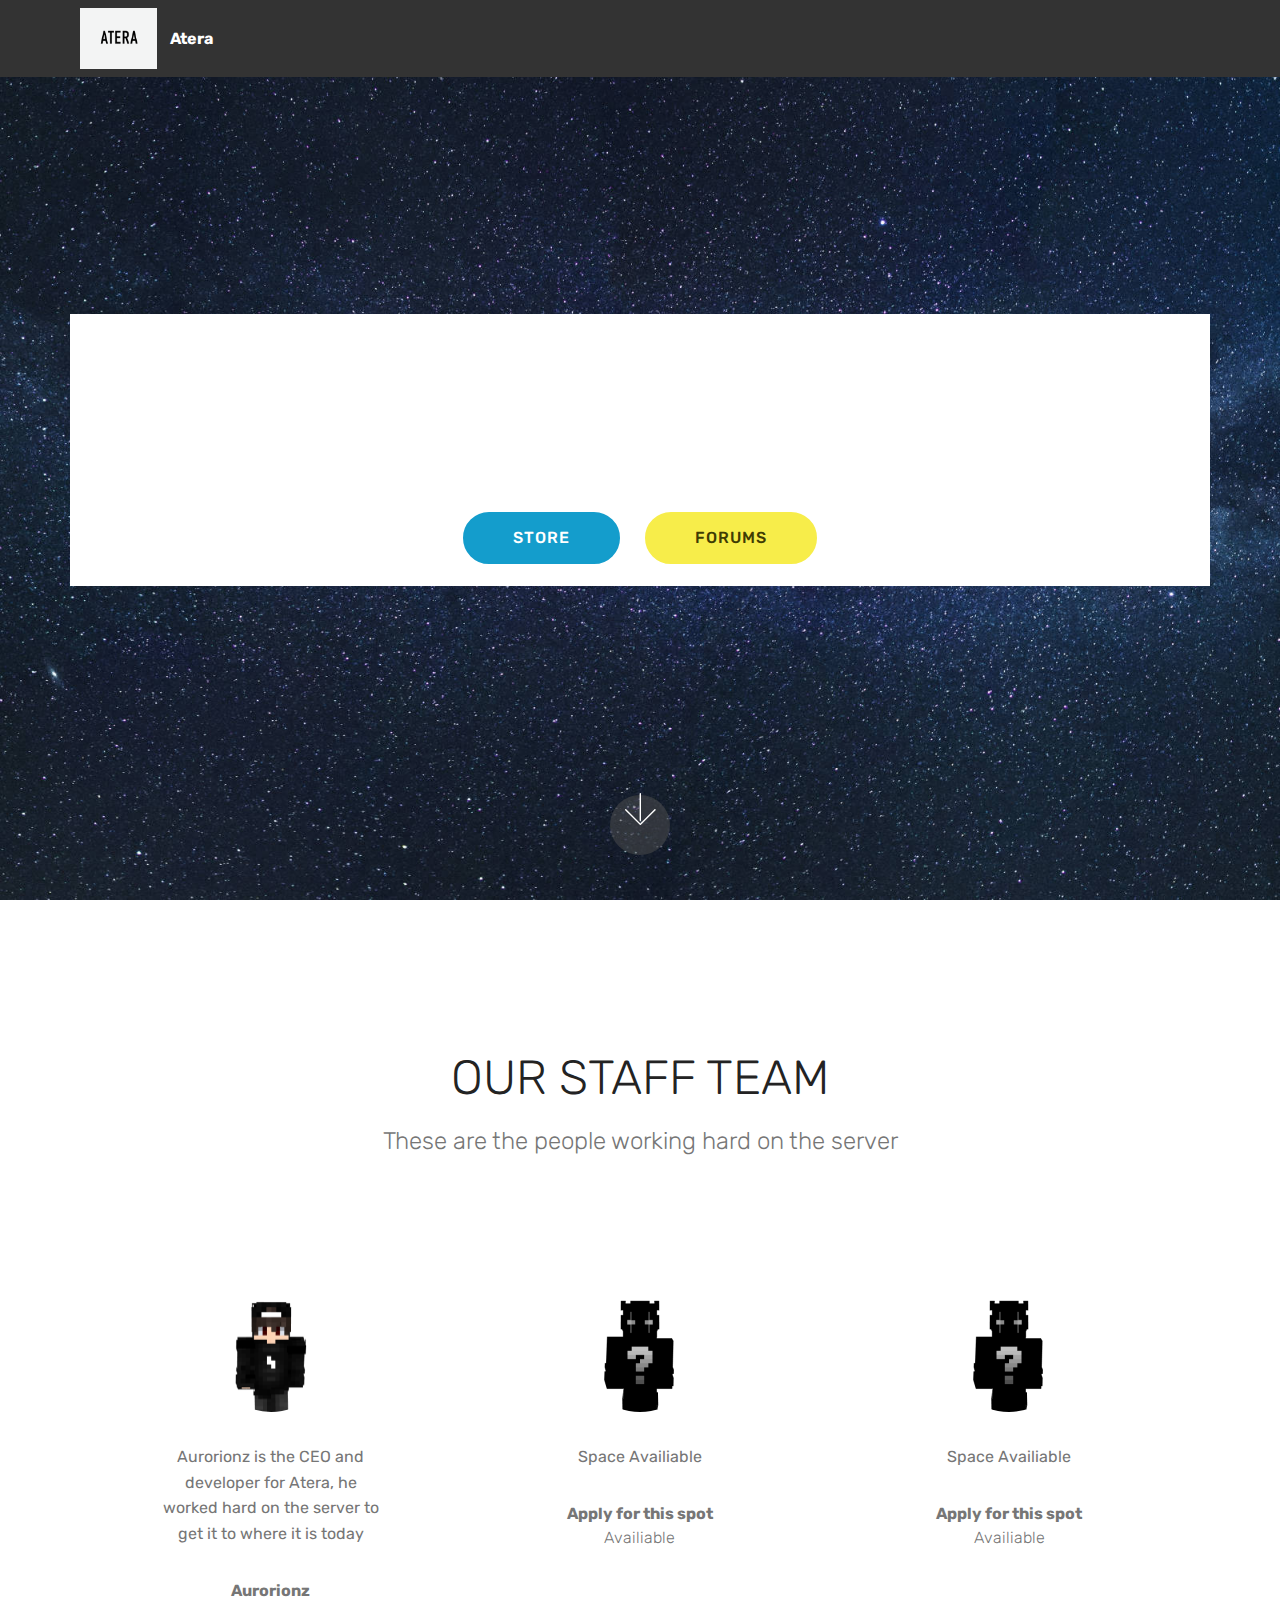
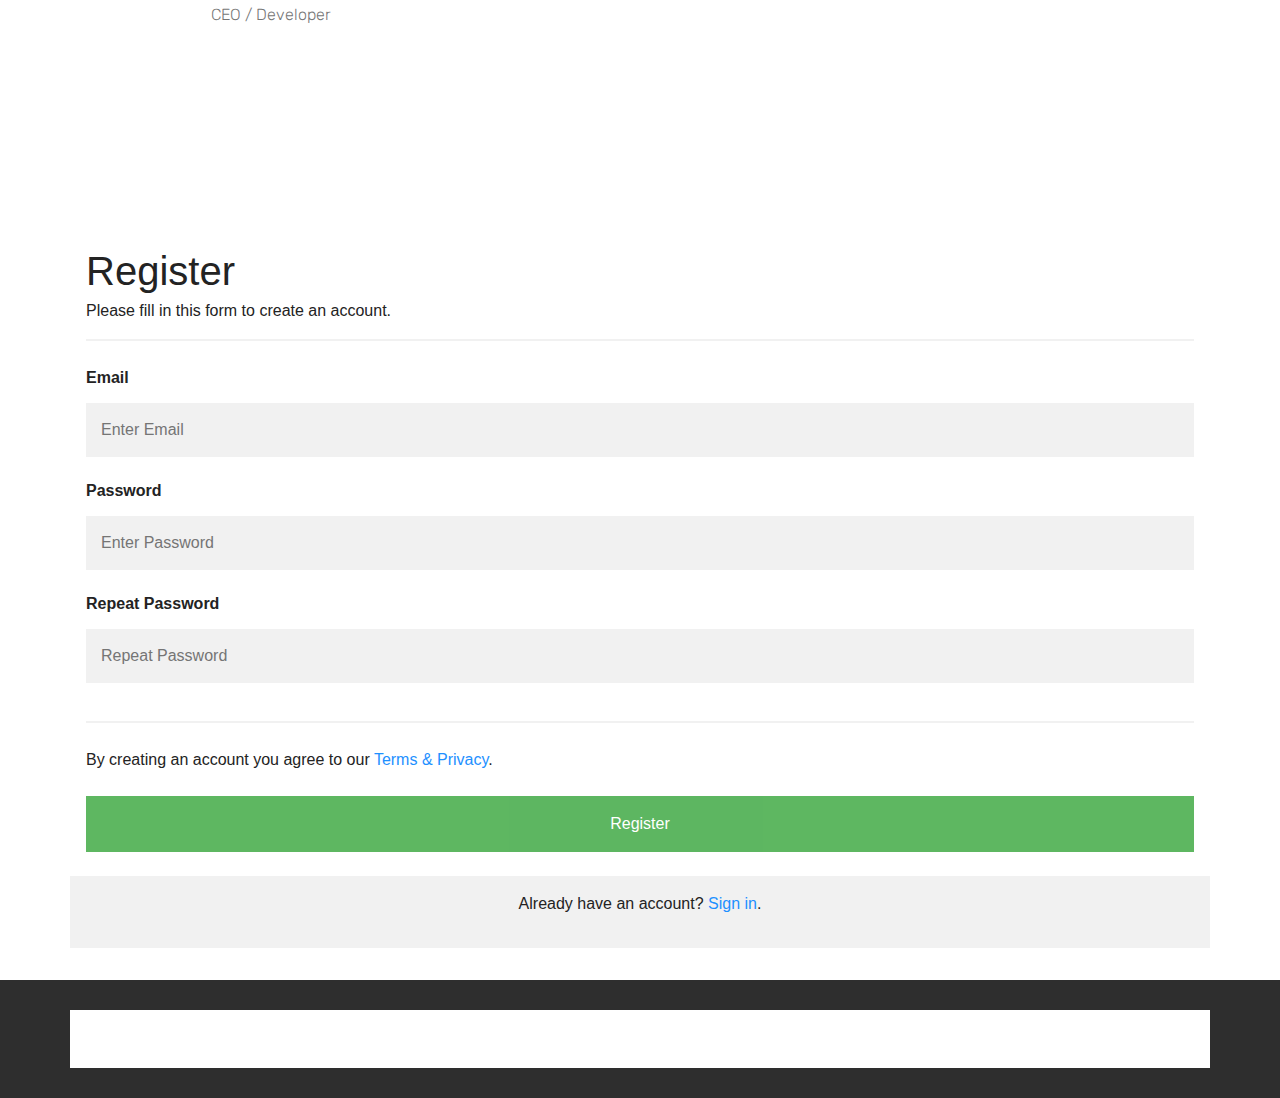
<file: index.html>
<!DOCTYPE html>
<html >
<head>
  <!-- Site made with Mobirise Website Builder v4.9.3, https://mobirise.com -->
  <meta charset="UTF-8">
  <meta http-equiv="X-UA-Compatible" content="IE=edge">
  <meta name="generator" content="Mobirise v4.9.3, mobirise.com">
  <meta name="viewport" content="width=device-width, initial-scale=1, minimum-scale=1">
  <link rel="shortcut icon" href="assets/images/80-atera-logo-122x96.png" type="image/x-icon">
  <meta name="description" content="">
  <title>Home - Atera</title>
  <link rel="stylesheet" href="assets/web/assets/mobirise-icons/mobirise-icons.css">
  <link rel="stylesheet" href="assets/tether/tether.min.css">
  <link rel="stylesheet" href="assets/bootstrap/css/bootstrap.min.css">
  <link rel="stylesheet" href="assets/bootstrap/css/bootstrap-grid.min.css">
  <link rel="stylesheet" href="assets/bootstrap/css/bootstrap-reboot.min.css">
  <link rel="stylesheet" href="assets/dropdown/css/style.css">
  <link rel="stylesheet" href="assets/theme/css/style.css">
  <link rel="stylesheet" href="assets/mobirise/css/mbr-additional.css" type="text/css">
  
  
  
</head>
<body>
  <section class="menu cid-qTkzRZLJNu" once="menu" id="menu1-0">

    

    <nav class="navbar navbar-expand beta-menu navbar-dropdown align-items-center navbar-fixed-top navbar-toggleable-sm">
        <button class="navbar-toggler navbar-toggler-right" type="button" data-toggle="collapse" data-target="#navbarSupportedContent" aria-controls="navbarSupportedContent" aria-expanded="false" aria-label="Toggle navigation">
            <div class="hamburger">
                <span></span>
                <span></span>
                <span></span>
                <span></span>
            </div>
        </button>
        <div class="menu-logo">
            <div class="navbar-brand">
                <span class="navbar-logo">
                    
                         <img src="assets/images/80-atera-logo-122x96.png" alt="Mobirise" title="" style="height: 3.8rem;">
                    
                </span>
                <span class="navbar-caption-wrap"><a class="navbar-caption text-white display-4" href="https://ateramh.github.io">Atera</a></span>
            </div>
        </div>
        <div class="collapse navbar-collapse" id="navbarSupportedContent">
            
            
        </div>
    </nav>
</section>

<section class="engine"><a href="https://mobirise.info/l">free web templates</a></section><section class="cid-qTkA127IK8 mbr-fullscreen mbr-parallax-background" id="header2-1">

    

    

    <div class="container align-center">
        <div class="row justify-content-md-center">
            <div class="mbr-white col-md-10">
                <h1 class="mbr-section-title mbr-bold pb-3 mbr-fonts-style display-1">
                    WELCOME TO ATERA</h1>
                
                <p class="mbr-text pb-3 mbr-fonts-style display-5">Make sure to stay safe, and make sure that you be civil around the website</p>
                <div class="mbr-section-btn"><a class="btn btn-md btn-primary display-4" href="store.html">STORE</a> <a class="btn btn-md btn-success display-4" href="forums.html">FORUMS</a></div>
            </div>
        </div>
    </div>
    <div class="mbr-arrow hidden-sm-down" aria-hidden="true">
        <a href="#next">
            <i class="mbri-down mbr-iconfont"></i>
        </a>
    </div>
</section>

<section class="testimonials1 cid-rjyCMNUAtK" id="testimonials1-c">

    

    
    <div class="container">
        <div class="media-container-row">
            <div class="title col-12 align-center">
                <h2 class="pb-3 mbr-fonts-style display-2">
                    <br>OUR STAFF TEAM</h2>
                <h3 class="mbr-section-subtitle mbr-light pb-3 mbr-fonts-style display-5">
                    These are the people working hard on the server</h3>
            </div>
        </div>
    </div>

    <div class="container pt-3 mt-2">
        <div class="media-container-row">
            <div class="mbr-testimonial p-3 align-center col-12 col-md-6 col-lg-4">
                <div class="panel-item p-3">
                    <div class="card-block">
                        <div class="testimonial-photo">
                            <img src="assets/images/download-1-240x320.png" alt="" title="">
                        </div>
                        <p class="mbr-text mbr-fonts-style display-7">
                           Aurorionz is the CEO and developer for Atera, he worked hard on the server to get it to where it is today</p>
                    </div>
                    <div class="card-footer">
                        <div class="mbr-author-name mbr-bold mbr-fonts-style display-7">
                             Aurorionz</div>
                        <small class="mbr-author-desc mbr-italic mbr-light mbr-fonts-style display-7">
                               CEO / Developer</small>
                    </div>
                </div>
            </div>

            <div class="mbr-testimonial p-3 align-center col-12 col-md-6 col-lg-4">
                <div class="panel-item p-3">
                    <div class="card-block">
                        <div class="testimonial-photo">
                            <img src="assets/images/download-4-240x320.png" alt="" title="">
                        </div>
                        <p class="mbr-text mbr-fonts-style display-7">
                           Space Availiable</p>
                    </div>
                    <div class="card-footer">
                        <div class="mbr-author-name mbr-bold mbr-fonts-style display-7">
                             Apply for this spot</div>
                        <small class="mbr-author-desc mbr-italic mbr-light mbr-fonts-style display-7">Availiable</small>
                    </div>
                </div>
            </div>

            <div class="mbr-testimonial p-3 align-center col-12 col-md-6 col-lg-4">
                <div class="panel-item p-3">
                    <div class="card-block">
                        <div class="testimonial-photo">
                            <img src="assets/images/download-4-240x320.png" alt="" title="">
                        </div>
                        <p class="mbr-text mbr-fonts-style display-7">
                           Space Availiable</p>
                    </div>
                    <div class="card-footer">
                        <div class="mbr-author-name mbr-bold mbr-fonts-style display-7">
                             Apply for this spot</div>
                        <small class="mbr-author-desc mbr-italic mbr-light mbr-fonts-style display-7">
                               Availiable</small>
                    </div>
                </div>
            </div>

            

            

            
        </div>
    </div>   
</section>

<section class="mbr-section" id="witsec-custom-html-block-g" data-rv-view="24" style="background-color: rgb(255, 255, 255);">
 
 <div class="witsec-custom-html-container elements-content" style="padding-top:2rem; padding-bottom:2rem">
     
    <div class="mbr-section__container block" style="width: 100%;">


<meta name="viewport" content="width=device-width, initial-scale=1">
<style>
body {
  font-family: Arial, Helvetica, sans-serif;
  background-color: black;
}

* {
  box-sizing: border-box;
}

/* Add padding to containers */
.container {
  padding: 16px;
  background-color: white;
}

/* Full-width input fields */
input[type=text], input[type=password] {
  width: 100%;
  padding: 15px;
  margin: 5px 0 22px 0;
  display: inline-block;
  border: none;
  background: #f1f1f1;
}

input[type=text]:focus, input[type=password]:focus {
  background-color: #ddd;
  outline: none;
}

/* Overwrite default styles of hr */
hr {
  border: 1px solid #f1f1f1;
  margin-bottom: 25px;
}

/* Set a style for the submit button */
.registerbtn {
  background-color: #4CAF50;
  color: white;
  padding: 16px 20px;
  margin: 8px 0;
  border: none;
  cursor: pointer;
  width: 100%;
  opacity: 0.9;
}

.registerbtn:hover {
  opacity: 1;
}

/* Add a blue text color to links */
a {
  color: dodgerblue;
}

/* Set a grey background color and center the text of the "sign in" section */
.signin {
  background-color: #f1f1f1;
  text-align: center;
}
</style>



<form action="/index.html">
  <div class="container">
    <h1>Register</h1>
    <p>Please fill in this form to create an account.</p>
    <hr>

    <label for="email"><strong>Email</strong></label>
    <input type="text" placeholder="Enter Email" name="email" required="">

    <label for="psw"><strong>Password</strong></label>
    <input type="password" placeholder="Enter Password" name="psw" required="">

    <label for="psw-repeat"><strong>Repeat Password</strong></label>
    <input type="password" placeholder="Repeat Password" name="psw-repeat" required="">
    <hr>
    <p>By creating an account you agree to our <a href="#">Terms &amp; Privacy</a>.</p>

    <button type="submit" class="registerbtn">Register</button>
  </div>
  
  <div class="container signin">
    <p>Already have an account? <a href="#">Sign in</a>.</p>
  </div>
</form>



</div>
 </div>

</section>

<section once="" class="cid-rjyCwoEWzl" id="footer6-a">

    

    

    <div class="container">
        <div class="media-container-row align-center mbr-white">
            <div class="col-12">
                <p class="mbr-text mb-0 mbr-fonts-style display-7">
                    © Copyright 2019 Atera - All Rights Reserved
                </p>
            </div>
        </div>
    </div>
</section>


  <script src="assets/web/assets/jquery/jquery.min.js"></script>
  <script src="assets/popper/popper.min.js"></script>
  <script src="assets/tether/tether.min.js"></script>
  <script src="assets/bootstrap/js/bootstrap.min.js"></script>
  <script src="assets/smoothscroll/smooth-scroll.js"></script>
  <script src="assets/dropdown/js/script.min.js"></script>
  <script src="assets/touchswipe/jquery.touch-swipe.min.js"></script>
  <script src="assets/parallax/jarallax.min.js"></script>
  <script src="assets/theme/js/script.js"></script>
  
  
</body>
</html>
</file>
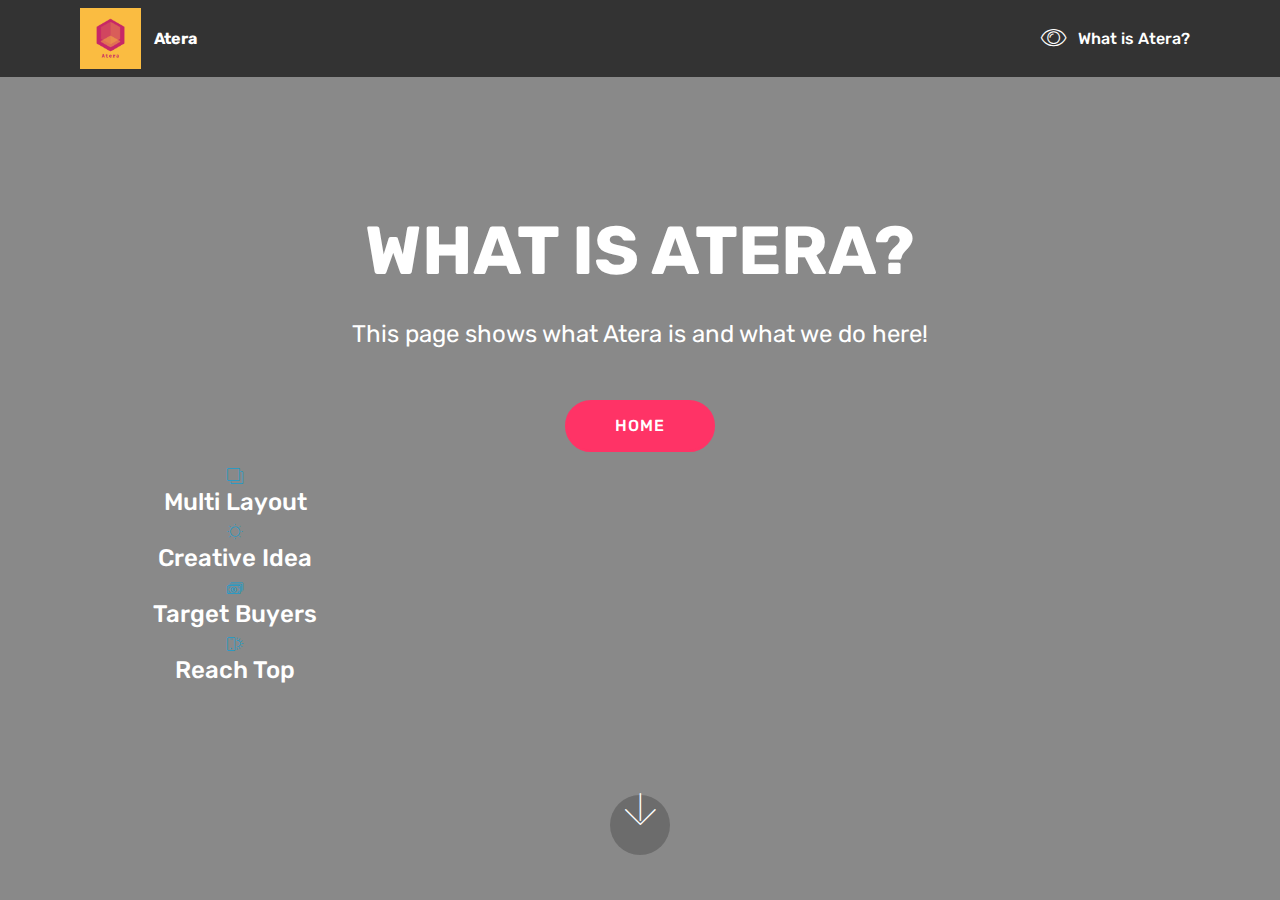
<file: ##.html>
<!DOCTYPE html>
<html >
<head>
  <!-- Site made with Mobirise Website Builder v4.9.3, https://mobirise.com -->
  <meta charset="UTF-8">
  <meta http-equiv="X-UA-Compatible" content="IE=edge">
  <meta name="generator" content="Mobirise v4.9.3, mobirise.com">
  <meta name="viewport" content="width=device-width, initial-scale=1, minimum-scale=1">
  <link rel="shortcut icon" href="assets/images/logo-184x184.png" type="image/x-icon">
  <meta name="description" content="Site Creator Description">
  <title>What is Atera?</title>
  <link rel="stylesheet" href="assets/web/assets/mobirise-icons/mobirise-icons.css">
  <link rel="stylesheet" href="assets/tether/tether.min.css">
  <link rel="stylesheet" href="assets/bootstrap/css/bootstrap.min.css">
  <link rel="stylesheet" href="assets/bootstrap/css/bootstrap-grid.min.css">
  <link rel="stylesheet" href="assets/bootstrap/css/bootstrap-reboot.min.css">
  <link rel="stylesheet" href="assets/dropdown/css/style.css">
  <link rel="stylesheet" href="assets/theme/css/style.css">
  <link rel="stylesheet" href="assets/mobirise/css/mbr-additional.css" type="text/css">
  
  
  
</head>
<body>
  <section class="menu cid-qTkzRZLJNu" once="menu" id="menu1-3">

    

    <nav class="navbar navbar-expand beta-menu navbar-dropdown align-items-center navbar-fixed-top navbar-toggleable-sm">
        <button class="navbar-toggler navbar-toggler-right" type="button" data-toggle="collapse" data-target="#navbarSupportedContent" aria-controls="navbarSupportedContent" aria-expanded="false" aria-label="Toggle navigation">
            <div class="hamburger">
                <span></span>
                <span></span>
                <span></span>
                <span></span>
            </div>
        </button>
        <div class="menu-logo">
            <div class="navbar-brand">
                <span class="navbar-logo">
                    <a href="https://mobirise.com">
                         <img src="assets/images/logo-184x184.png" alt="Mobirise" title="" style="height: 3.8rem;">
                    </a>
                </span>
                <span class="navbar-caption-wrap"><a class="navbar-caption text-white display-4" href="https://mobirise.com">Atera</a></span>
            </div>
        </div>
        <div class="collapse navbar-collapse" id="navbarSupportedContent">
            <ul class="navbar-nav nav-dropdown nav-right" data-app-modern-menu="true"><li class="nav-item">
                    <a class="nav-link link text-white display-4" href="##.html"><span class="mbri-preview mbr-iconfont mbr-iconfont-btn"></span>What is Atera?</a>
                </li></ul>
            
        </div>
    </nav>
</section>

<section class="engine"><a href="https://mobirise.info/f">simple web builder</a></section><section class="header12 cid-ri39Andi0Q mbr-fullscreen mbr-parallax-background" id="header12-4">

    

    <div class="mbr-overlay" style="opacity: 0.5; background-color: rgb(35, 35, 35);">
    </div>

    <div class="container  ">
            <div class="media-container">
                <div class="col-md-12 align-center">
                    <h1 class="mbr-section-title pb-3 mbr-white mbr-bold mbr-fonts-style display-1">
                        WHAT IS ATERA?</h1>
                    <p class="mbr-text pb-3 mbr-white mbr-fonts-style display-5">
                        This page shows what Atera is and what we do here!</p>
                    <div class="mbr-section-btn align-center py-2"><a class="btn btn-md btn-secondary display-4" href="#.html">HOME</a></div>

                    <div class="icons-media-container mbr-white">
                        <div class="card col-12 col-md-6 col-lg-3">
                            <div class="icon-block">
                            <a href="https://mobirise.co/">
                                <span class="mbri-layers mbr-iconfont"></span>
                            </a>
                            </div>
                            <h5 class="mbr-fonts-style display-5">
                                Multi Layout
                            </h5>
                        </div>

                        <div class="card col-12 col-md-6 col-lg-3">
                            <div class="icon-block">
                                <a href="https://mobirise.co/">
                                    <span class="mbri-sun mbr-iconfont"></span>
                                </a>
                            </div>
                            <h5 class="mbr-fonts-style display-5">
                                Creative Idea
                            </h5>
                        </div>

                        <div class="card col-12 col-md-6 col-lg-3">
                            <div class="icon-block">
                                <a href="https://mobirise.co/">
                                    <span class="mbri-cash mbr-iconfont"></span>
                                </a>
                            </div>
                            <h5 class="mbr-fonts-style display-5">
                                Target Buyers
                            </h5>
                        </div>

                        <div class="card col-12 col-md-6 col-lg-3">
                            <div class="icon-block">
                                <a href="https://mobirise.co/">
                                    <span class="mbri-mobirise mbr-iconfont"></span>
                                </a>
                            </div>
                            <h5 class="mbr-fonts-style display-5">
                                Reach Top
                            </h5>
                        </div>
                    </div>
                </div>
            </div>
    </div>

    <div class="mbr-arrow hidden-sm-down" aria-hidden="true">
        <a href="#next">
            <i class="mbri-down mbr-iconfont"></i>
        </a>
    </div>
</section>


  <script src="assets/web/assets/jquery/jquery.min.js"></script>
  <script src="assets/popper/popper.min.js"></script>
  <script src="assets/tether/tether.min.js"></script>
  <script src="assets/bootstrap/js/bootstrap.min.js"></script>
  <script src="assets/dropdown/js/script.min.js"></script>
  <script src="assets/touchswipe/jquery.touch-swipe.min.js"></script>
  <script src="assets/vimeoplayer/jquery.mb.vimeo_player.js"></script>
  <script src="assets/parallax/jarallax.min.js"></script>
  <script src="assets/smoothscroll/smooth-scroll.js"></script>
  <script src="assets/theme/js/script.js"></script>
  
  
</body>
</html>
</file>
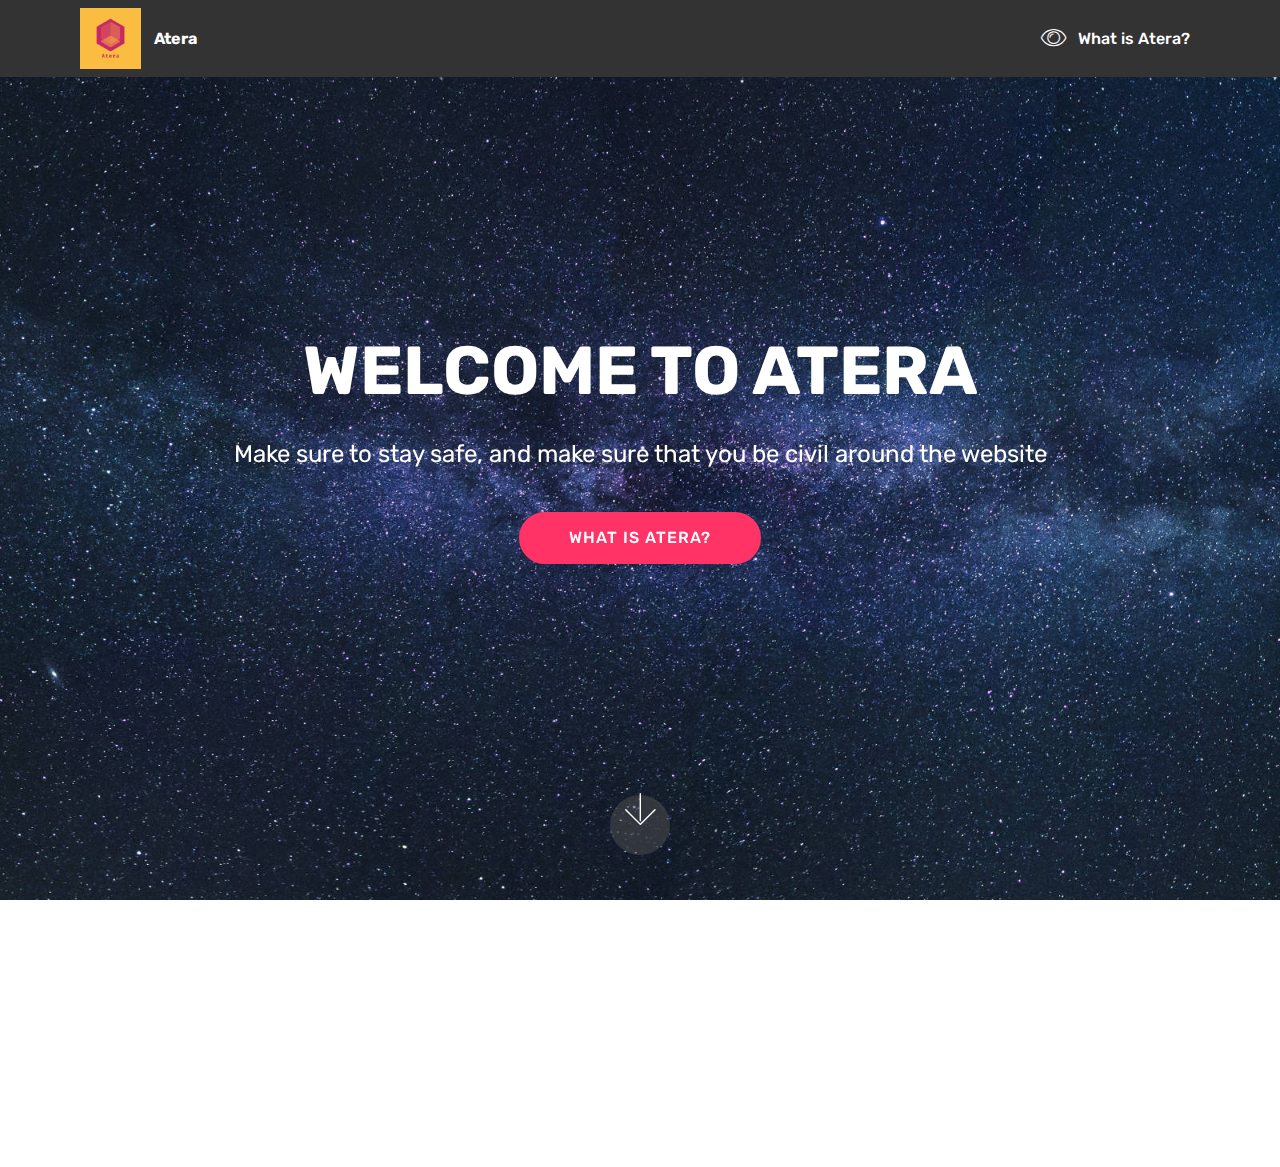
<file: #.html>
<!DOCTYPE html>
<html >
<head>
  <!-- Site made with Mobirise Website Builder v4.9.3, https://mobirise.com -->
  <meta charset="UTF-8">
  <meta http-equiv="X-UA-Compatible" content="IE=edge">
  <meta name="generator" content="Mobirise v4.9.3, mobirise.com">
  <meta name="viewport" content="width=device-width, initial-scale=1, minimum-scale=1">
  <link rel="shortcut icon" href="assets/images/logo-184x184.png" type="image/x-icon">
  <meta name="description" content="">
  <title>Home</title>
  <link rel="stylesheet" href="assets/web/assets/mobirise-icons/mobirise-icons.css">
  <link rel="stylesheet" href="assets/tether/tether.min.css">
  <link rel="stylesheet" href="assets/bootstrap/css/bootstrap.min.css">
  <link rel="stylesheet" href="assets/bootstrap/css/bootstrap-grid.min.css">
  <link rel="stylesheet" href="assets/bootstrap/css/bootstrap-reboot.min.css">
  <link rel="stylesheet" href="assets/socicon/css/styles.css">
  <link rel="stylesheet" href="assets/dropdown/css/style.css">
  <link rel="stylesheet" href="assets/theme/css/style.css">
  <link rel="stylesheet" href="assets/mobirise/css/mbr-additional.css" type="text/css">
  
  
  
</head>
<body>
  <section class="menu cid-qTkzRZLJNu" once="menu" id="menu1-0">

    

    <nav class="navbar navbar-expand beta-menu navbar-dropdown align-items-center navbar-fixed-top navbar-toggleable-sm">
        <button class="navbar-toggler navbar-toggler-right" type="button" data-toggle="collapse" data-target="#navbarSupportedContent" aria-controls="navbarSupportedContent" aria-expanded="false" aria-label="Toggle navigation">
            <div class="hamburger">
                <span></span>
                <span></span>
                <span></span>
                <span></span>
            </div>
        </button>
        <div class="menu-logo">
            <div class="navbar-brand">
                <span class="navbar-logo">
                    <a href="https://mobirise.com">
                         <img src="assets/images/logo-184x184.png" alt="Mobirise" title="" style="height: 3.8rem;">
                    </a>
                </span>
                <span class="navbar-caption-wrap"><a class="navbar-caption text-white display-4" href="https://mobirise.com">Atera</a></span>
            </div>
        </div>
        <div class="collapse navbar-collapse" id="navbarSupportedContent">
            <ul class="navbar-nav nav-dropdown nav-right" data-app-modern-menu="true"><li class="nav-item">
                    <a class="nav-link link text-white display-4" href="##.html"><span class="mbri-preview mbr-iconfont mbr-iconfont-btn"></span>What is Atera?</a>
                </li></ul>
            
        </div>
    </nav>
</section>

<section class="engine"><a href="https://mobirise.info/f">simple site maker</a></section><section class="cid-qTkA127IK8 mbr-fullscreen mbr-parallax-background" id="header2-1">

    

    

    <div class="container align-center">
        <div class="row justify-content-md-center">
            <div class="mbr-white col-md-10">
                <h1 class="mbr-section-title mbr-bold pb-3 mbr-fonts-style display-1">
                    WELCOME TO ATERA</h1>
                
                <p class="mbr-text pb-3 mbr-fonts-style display-5">Make sure to stay safe, and make sure that you be civil around the website</p>
                <div class="mbr-section-btn"><a class="btn btn-md btn-secondary display-4" href="##.html">WHAT IS ATERA?</a></div>
            </div>
        </div>
    </div>
    <div class="mbr-arrow hidden-sm-down" aria-hidden="true">
        <a href="#next">
            <i class="mbri-down mbr-iconfont"></i>
        </a>
    </div>
</section>

<section class="cid-qTkAaeaxX5 mbr-reveal" id="footer1-2">

    

    

    <div class="container">
        <div class="media-container-row content text-white">
            <div class="col-12 col-md-3">
                <div class="media-wrap">
                    
                        <img src="assets/images/logo-192x192.png" alt="Mobirise" title="">
                    
                </div>
            </div>
            <div class="col-12 col-md-3 mbr-fonts-style display-7">
                <h5 class="pb-3">Aurorionz</h5>
                <p class="mbr-text">CEO and Founder of Atera<br></p>
            </div>
            <div class="col-12 col-md-3 mbr-fonts-style display-7">
                <h5 class="pb-3">Criticyl</h5>
                <p class="mbr-text">COO of Atera</p>
            </div>
            <div class="col-12 col-md-3 mbr-fonts-style display-7">
                <h5 class="pb-3"></h5>
                <p class="mbr-text"></p>
            </div>
        </div>
        <div class="footer-lower">
            <div class="media-container-row">
                <div class="col-sm-12">
                    <hr>
                </div>
            </div>
            <div class="media-container-row mbr-white">
                <div class="col-sm-6 copyright">
                    <p class="mbr-text mbr-fonts-style display-7">
                        © Copyright 2019 Atera - All Rights Reserved
                    </p>
                </div>
                <div class="col-md-6">
                    
                </div>
            </div>
        </div>
    </div>
</section>


  <script src="assets/web/assets/jquery/jquery.min.js"></script>
  <script src="assets/popper/popper.min.js"></script>
  <script src="assets/tether/tether.min.js"></script>
  <script src="assets/bootstrap/js/bootstrap.min.js"></script>
  <script src="assets/dropdown/js/script.min.js"></script>
  <script src="assets/touchswipe/jquery.touch-swipe.min.js"></script>
  <script src="assets/parallax/jarallax.min.js"></script>
  <script src="assets/smoothscroll/smooth-scroll.js"></script>
  <script src="assets/theme/js/script.js"></script>
  
  
</body>
</html>
</file>
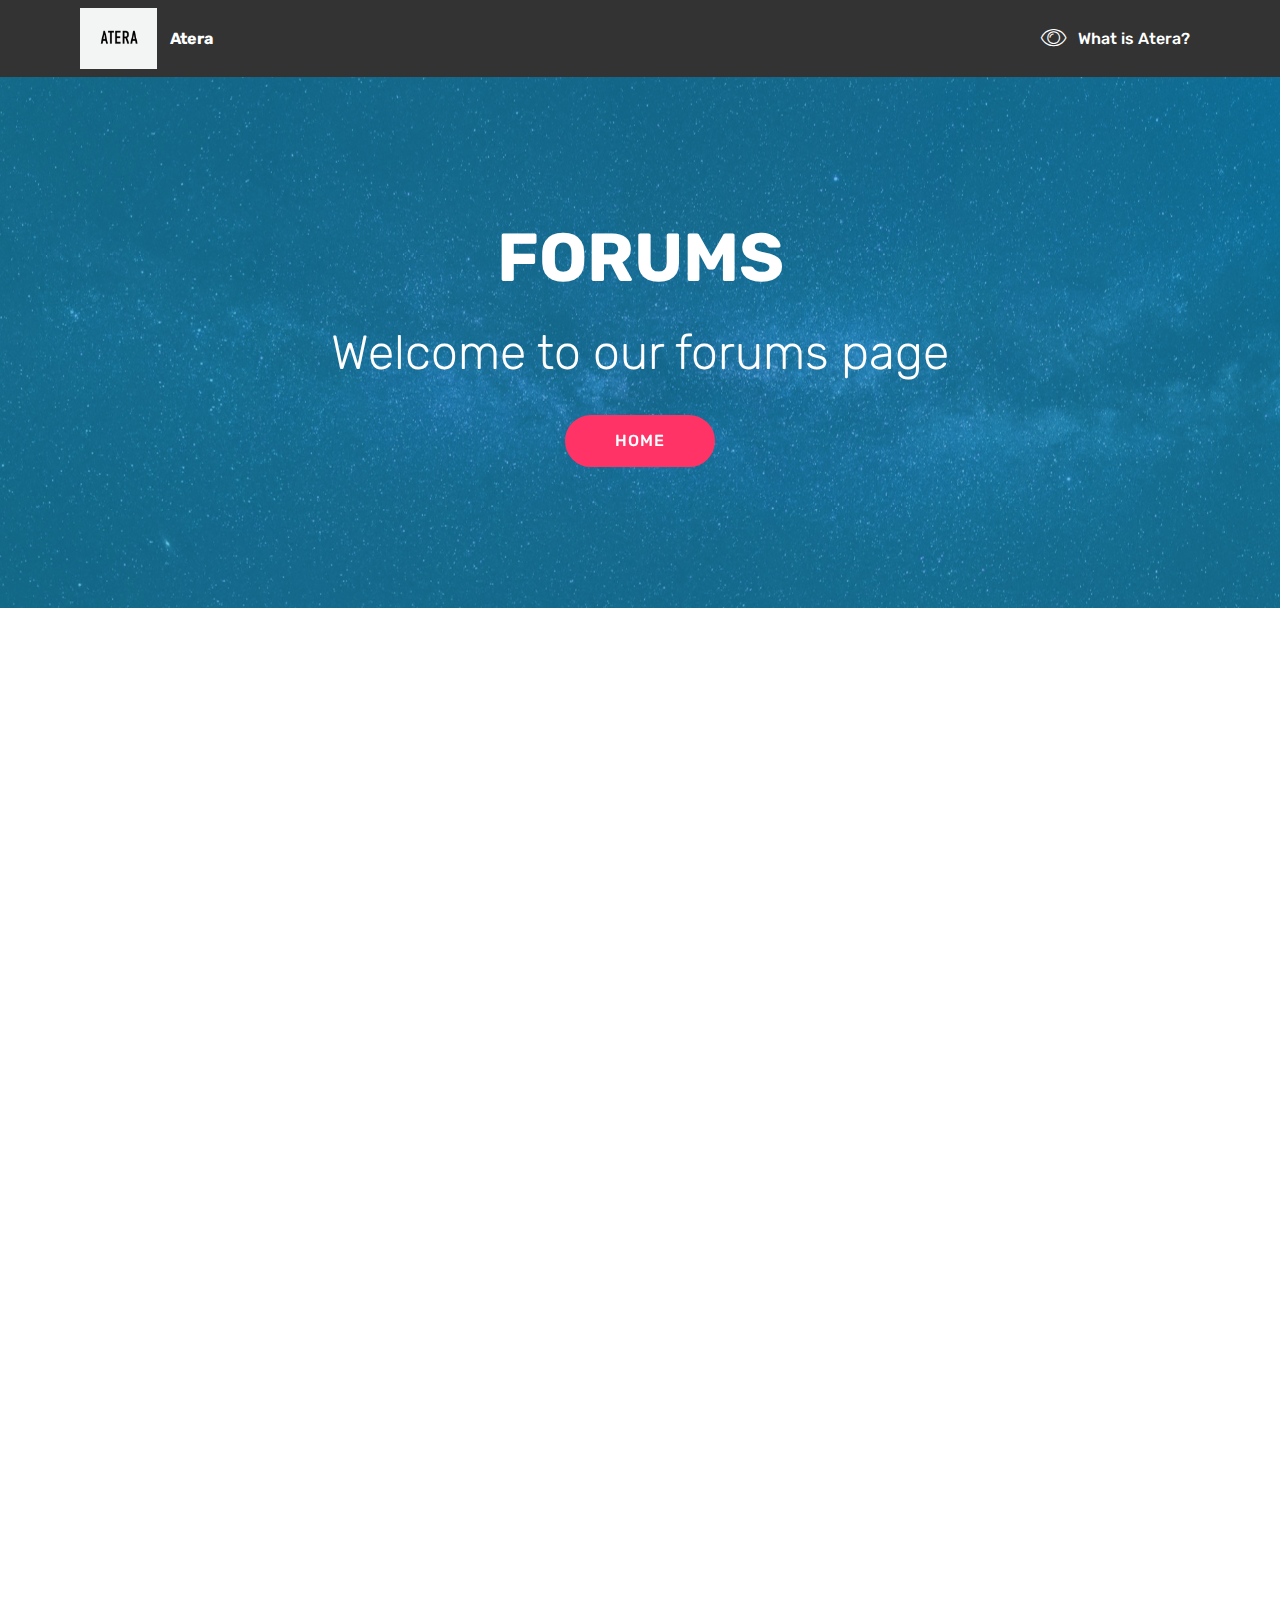
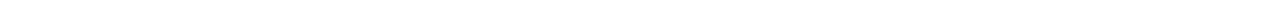
<file: forums.html>
<!DOCTYPE html>
<html >
<head>
  <!-- Site made with Mobirise Website Builder v4.9.3, https://mobirise.com -->
  <meta charset="UTF-8">
  <meta http-equiv="X-UA-Compatible" content="IE=edge">
  <meta name="generator" content="Mobirise v4.9.3, mobirise.com">
  <meta name="viewport" content="width=device-width, initial-scale=1, minimum-scale=1">
  <link rel="shortcut icon" href="assets/images/80-atera-logo-122x96.png" type="image/x-icon">
  <meta name="description" content="Website Builder Description">
  <title>Forums - Atera</title>
  <link rel="stylesheet" href="assets/web/assets/mobirise-icons/mobirise-icons.css">
  <link rel="stylesheet" href="assets/tether/tether.min.css">
  <link rel="stylesheet" href="assets/bootstrap/css/bootstrap.min.css">
  <link rel="stylesheet" href="assets/bootstrap/css/bootstrap-grid.min.css">
  <link rel="stylesheet" href="assets/bootstrap/css/bootstrap-reboot.min.css">
  <link rel="stylesheet" href="assets/dropdown/css/style.css">
  <link rel="stylesheet" href="assets/theme/css/style.css">
  <link rel="stylesheet" href="assets/mobirise/css/mbr-additional.css" type="text/css">
  
  
  
</head>
<body>
  <section class="menu cid-qTkzRZLJNu" once="menu" id="menu1-d">

    

    <nav class="navbar navbar-expand beta-menu navbar-dropdown align-items-center navbar-fixed-top navbar-toggleable-sm">
        <button class="navbar-toggler navbar-toggler-right" type="button" data-toggle="collapse" data-target="#navbarSupportedContent" aria-controls="navbarSupportedContent" aria-expanded="false" aria-label="Toggle navigation">
            <div class="hamburger">
                <span></span>
                <span></span>
                <span></span>
                <span></span>
            </div>
        </button>
        <div class="menu-logo">
            <div class="navbar-brand">
                <span class="navbar-logo">
                    
                         <img src="assets/images/80-atera-logo-122x96.png" alt="Mobirise" title="" style="height: 3.8rem;">
                    
                </span>
                <span class="navbar-caption-wrap"><a class="navbar-caption text-white display-4" href="https://ateramh.github.io">Atera</a></span>
            </div>
        </div>
        <div class="collapse navbar-collapse" id="navbarSupportedContent">
            <ul class="navbar-nav nav-dropdown nav-right" data-app-modern-menu="true"><li class="nav-item">
                    <a class="nav-link link text-white display-4" href="what-is-atera.html"><span class="mbri-preview mbr-iconfont mbr-iconfont-btn"></span>What is Atera?</a>
                </li></ul>
            
        </div>
    </nav>
</section>

<section class="engine"><a href="https://mobirise.info/t">amp templates</a></section><section class="header1 cid-ri3ZdW8Bp5 mbr-parallax-background" id="header1-f">

    

    <div class="mbr-overlay" style="opacity: 0.6; background-color: rgb(20, 157, 204);">
    </div>

    <div class="container">
        <div class="row justify-content-md-center">
            <div class="mbr-white col-md-10">
                <h1 class="mbr-section-title align-center mbr-bold pb-3 mbr-fonts-style display-1">
                    <br>FORUMS</h1>
                <h3 class="mbr-section-subtitle align-center mbr-light pb-3 mbr-fonts-style display-2">
                    Welcome to our forums page</h3>
                
                <div class="mbr-section-btn align-center"><a class="btn btn-md btn-secondary display-4" href="https://ateramh.github.io">HOME
                        </a></div>
            </div>
        </div>
    </div>

</section>

<section class="mbr-section" id="witsec-custom-html-block-g" data-rv-view="31" style="background-color: rgb(255, 255, 255);">
 
 <div class="witsec-custom-html-container elements-content" style="padding-top: 0rem; padding-bottom: 0rem;">
     
    <div class="mbr-section__container block" style="width: 100%;"><embed src="https://atera.forums.gg/" style="width:2000px; height: 1000px;"></div>
 </div>

</section>


  <script src="assets/web/assets/jquery/jquery.min.js"></script>
  <script src="assets/popper/popper.min.js"></script>
  <script src="assets/tether/tether.min.js"></script>
  <script src="assets/bootstrap/js/bootstrap.min.js"></script>
  <script src="assets/smoothscroll/smooth-scroll.js"></script>
  <script src="assets/dropdown/js/script.min.js"></script>
  <script src="assets/touchswipe/jquery.touch-swipe.min.js"></script>
  <script src="assets/parallax/jarallax.min.js"></script>
  <script src="assets/theme/js/script.js"></script>
  
  
</body>
</html>
</file>
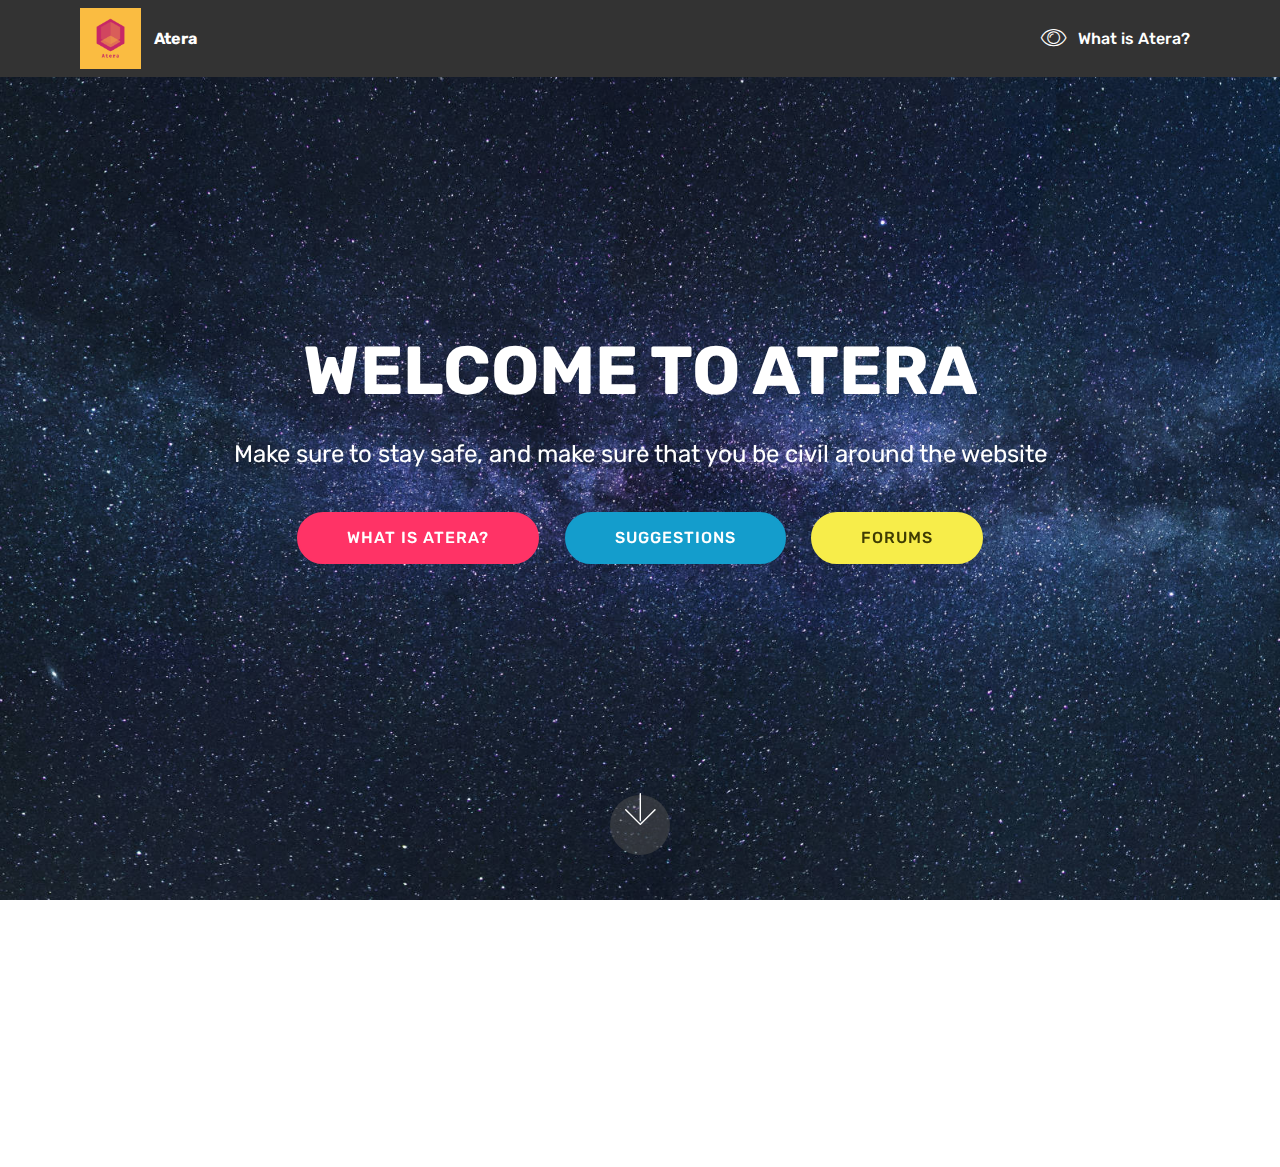
<file: home.html>
<!DOCTYPE html>
<html >
<head>
  <!-- Site made with Mobirise Website Builder v4.9.3, https://mobirise.com -->
  <meta charset="UTF-8">
  <meta http-equiv="X-UA-Compatible" content="IE=edge">
  <meta name="generator" content="Mobirise v4.9.3, mobirise.com">
  <meta name="viewport" content="width=device-width, initial-scale=1, minimum-scale=1">
  <link rel="shortcut icon" href="assets/images/logo-184x184.png" type="image/x-icon">
  <meta name="description" content="">
  <title>Home - Atera</title>
  <link rel="stylesheet" href="assets/web/assets/mobirise-icons/mobirise-icons.css">
  <link rel="stylesheet" href="assets/tether/tether.min.css">
  <link rel="stylesheet" href="assets/bootstrap/css/bootstrap.min.css">
  <link rel="stylesheet" href="assets/bootstrap/css/bootstrap-grid.min.css">
  <link rel="stylesheet" href="assets/bootstrap/css/bootstrap-reboot.min.css">
  <link rel="stylesheet" href="assets/socicon/css/styles.css">
  <link rel="stylesheet" href="assets/dropdown/css/style.css">
  <link rel="stylesheet" href="assets/theme/css/style.css">
  <link rel="stylesheet" href="assets/mobirise/css/mbr-additional.css" type="text/css">
  
  
  
</head>
<body>
  <section class="menu cid-qTkzRZLJNu" once="menu" id="menu1-0">

    

    <nav class="navbar navbar-expand beta-menu navbar-dropdown align-items-center navbar-fixed-top navbar-toggleable-sm">
        <button class="navbar-toggler navbar-toggler-right" type="button" data-toggle="collapse" data-target="#navbarSupportedContent" aria-controls="navbarSupportedContent" aria-expanded="false" aria-label="Toggle navigation">
            <div class="hamburger">
                <span></span>
                <span></span>
                <span></span>
                <span></span>
            </div>
        </button>
        <div class="menu-logo">
            <div class="navbar-brand">
                <span class="navbar-logo">
                    <a href="https://ateramh.github.io/home.html">
                         <img src="assets/images/logo-184x184.png" alt="Mobirise" title="" style="height: 3.8rem;">
                    </a>
                </span>
                <span class="navbar-caption-wrap"><a class="navbar-caption text-white display-4" href="https://ateramh.github.io/home.html">Atera</a></span>
            </div>
        </div>
        <div class="collapse navbar-collapse" id="navbarSupportedContent">
            <ul class="navbar-nav nav-dropdown nav-right" data-app-modern-menu="true"><li class="nav-item">
                    <a class="nav-link link text-white display-4" href="wia.html"><span class="mbri-preview mbr-iconfont mbr-iconfont-btn"></span>What is Atera?</a>
                </li></ul>
            
        </div>
    </nav>
</section>

<section class="engine"><a href="https://mobirise.info/h">how to create your own web page for free</a></section><section class="cid-qTkA127IK8 mbr-fullscreen mbr-parallax-background" id="header2-1">

    

    

    <div class="container align-center">
        <div class="row justify-content-md-center">
            <div class="mbr-white col-md-10">
                <h1 class="mbr-section-title mbr-bold pb-3 mbr-fonts-style display-1">
                    WELCOME TO ATERA</h1>
                
                <p class="mbr-text pb-3 mbr-fonts-style display-5">Make sure to stay safe, and make sure that you be civil around the website</p>
                <div class="mbr-section-btn"><a class="btn btn-md btn-secondary display-4" href="wia.html">WHAT IS ATERA?</a> <a class="btn btn-md btn-primary display-4" href="what-is-atera.html#form1-b">SUGGESTIONS</a> <a class="btn btn-md btn-success display-4" href="forums.html">FORUMS</a></div>
            </div>
        </div>
    </div>
    <div class="mbr-arrow hidden-sm-down" aria-hidden="true">
        <a href="#next">
            <i class="mbri-down mbr-iconfont"></i>
        </a>
    </div>
</section>

<section class="cid-qTkAaeaxX5 mbr-reveal" id="footer1-2">

    

    

    <div class="container">
        <div class="media-container-row content text-white">
            <div class="col-12 col-md-3">
                <div class="media-wrap">
                    
                        <img src="assets/images/logo-192x192.png" alt="Mobirise" title="">
                    
                </div>
            </div>
            <div class="col-12 col-md-3 mbr-fonts-style display-7">
                <h5 class="pb-3">Aurorionz</h5>
                <p class="mbr-text">CEO and Founder of Atera<br></p>
            </div>
            <div class="col-12 col-md-3 mbr-fonts-style display-7">
                <h5 class="pb-3">Criticyl</h5>
                <p class="mbr-text">COO of Atera</p>
            </div>
            <div class="col-12 col-md-3 mbr-fonts-style display-7">
                <h5 class="pb-3"></h5>
                <p class="mbr-text"></p>
            </div>
        </div>
        <div class="footer-lower">
            <div class="media-container-row">
                <div class="col-sm-12">
                    <hr>
                </div>
            </div>
            <div class="media-container-row mbr-white">
                <div class="col-sm-6 copyright">
                    <p class="mbr-text mbr-fonts-style display-7">
                        © Copyright 2019 Atera - All Rights Reserved
                    </p>
                </div>
                <div class="col-md-6">
                    
                </div>
            </div>
        </div>
    </div>
</section>


  <script src="assets/web/assets/jquery/jquery.min.js"></script>
  <script src="assets/popper/popper.min.js"></script>
  <script src="assets/tether/tether.min.js"></script>
  <script src="assets/bootstrap/js/bootstrap.min.js"></script>
  <script src="assets/dropdown/js/script.min.js"></script>
  <script src="assets/touchswipe/jquery.touch-swipe.min.js"></script>
  <script src="assets/parallax/jarallax.min.js"></script>
  <script src="assets/smoothscroll/smooth-scroll.js"></script>
  <script src="assets/theme/js/script.js"></script>
  
  
</body>
</html>
</file>
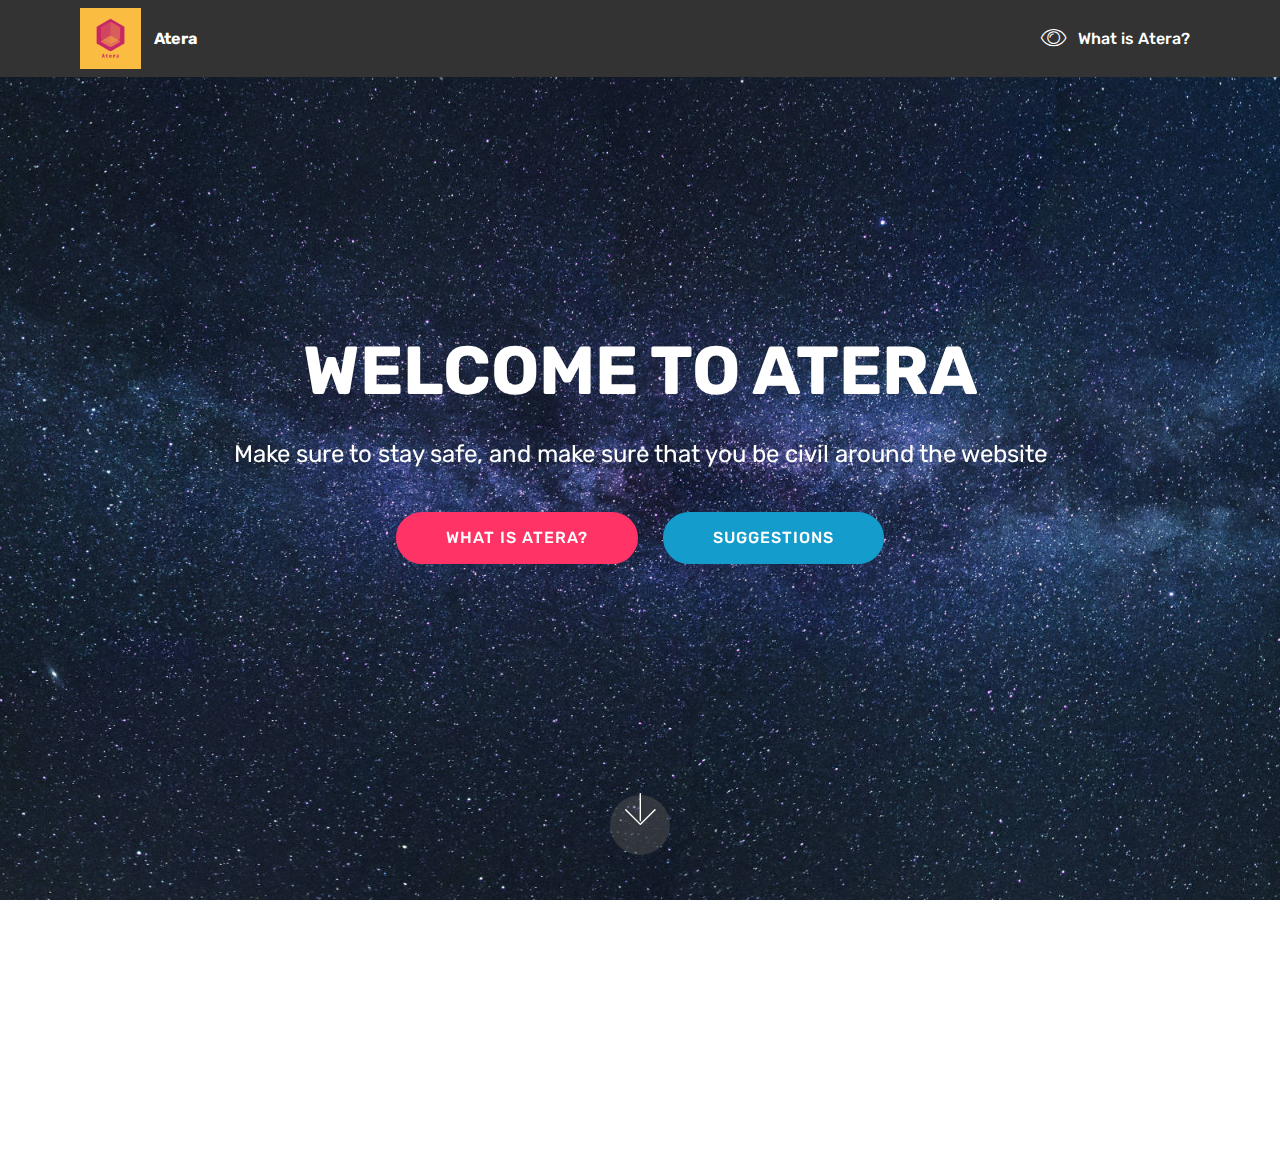
<file: html.html>
<!DOCTYPE html>
<html >
<head>
  <!-- Site made with Mobirise Website Builder v4.9.3, https://mobirise.com -->
  <meta charset="UTF-8">
  <meta http-equiv="X-UA-Compatible" content="IE=edge">
  <meta name="generator" content="Mobirise v4.9.3, mobirise.com">
  <meta name="viewport" content="width=device-width, initial-scale=1, minimum-scale=1">
  <link rel="shortcut icon" href="assets/images/logo-184x184.png" type="image/x-icon">
  <meta name="description" content="">
  <title>Home</title>
  <link rel="stylesheet" href="assets/web/assets/mobirise-icons/mobirise-icons.css">
  <link rel="stylesheet" href="assets/tether/tether.min.css">
  <link rel="stylesheet" href="assets/bootstrap/css/bootstrap.min.css">
  <link rel="stylesheet" href="assets/bootstrap/css/bootstrap-grid.min.css">
  <link rel="stylesheet" href="assets/bootstrap/css/bootstrap-reboot.min.css">
  <link rel="stylesheet" href="assets/socicon/css/styles.css">
  <link rel="stylesheet" href="assets/dropdown/css/style.css">
  <link rel="stylesheet" href="assets/snow-plugins/style.css">
  <link rel="stylesheet" href="assets/theme/css/style.css">
  <link rel="stylesheet" href="assets/mobirise/css/mbr-additional.css" type="text/css">
  
  
  
</head>
<body>
  <section class="menu cid-qTkzRZLJNu" once="menu" id="menu1-0">

    

    <nav class="navbar navbar-expand beta-menu navbar-dropdown align-items-center navbar-fixed-top navbar-toggleable-sm">
        <button class="navbar-toggler navbar-toggler-right" type="button" data-toggle="collapse" data-target="#navbarSupportedContent" aria-controls="navbarSupportedContent" aria-expanded="false" aria-label="Toggle navigation">
            <div class="hamburger">
                <span></span>
                <span></span>
                <span></span>
                <span></span>
            </div>
        </button>
        <div class="menu-logo">
            <div class="navbar-brand">
                <span class="navbar-logo">
                    <a href="https://mobirise.com">
                         <img src="assets/images/logo-184x184.png" alt="Mobirise" title="" style="height: 3.8rem;">
                    </a>
                </span>
                <span class="navbar-caption-wrap"><a class="navbar-caption text-white display-4" href="home.html">Atera</a></span>
            </div>
        </div>
        <div class="collapse navbar-collapse" id="navbarSupportedContent">
            <ul class="navbar-nav nav-dropdown nav-right" data-app-modern-menu="true"><li class="nav-item">
                    <a class="nav-link link text-white display-4" href="wia.html"><span class="mbri-preview mbr-iconfont mbr-iconfont-btn"></span>What is Atera?</a>
                </li></ul>
            
        </div>
    </nav>
</section>

<section class="engine"><a href="https://mobirise.info/d">free site maker</a></section><section class="cid-qTkA127IK8 mbr-fullscreen mbr-parallax-background" id="header2-1">

    

    

    <div class="container align-center">
        <div class="row justify-content-md-center">
            <div class="mbr-white col-md-10">
                <h1 class="mbr-section-title mbr-bold pb-3 mbr-fonts-style display-1">
                    WELCOME TO ATERA</h1>
                
                <p class="mbr-text pb-3 mbr-fonts-style display-5">Make sure to stay safe, and make sure that you be civil around the website</p>
                <div class="mbr-section-btn"><a class="btn btn-md btn-secondary display-4" href="wia.html">WHAT IS ATERA?</a> <a class="btn btn-md btn-primary display-4" href="wia.html#form1-8">SUGGESTIONS</a></div>
            </div>
        </div>
    </div>
    <div class="mbr-arrow hidden-sm-down" aria-hidden="true">
        <a href="#next">
            <i class="mbri-down mbr-iconfont"></i>
        </a>
    </div>
</section>

<section class="cid-qTkAaeaxX5 mbr-reveal" id="footer1-2">

    

    

    <div class="container">
        <div class="media-container-row content text-white">
            <div class="col-12 col-md-3">
                <div class="media-wrap">
                    
                        <img src="assets/images/logo-192x192.png" alt="Mobirise" title="">
                    
                </div>
            </div>
            <div class="col-12 col-md-3 mbr-fonts-style display-7">
                <h5 class="pb-3">Aurorionz</h5>
                <p class="mbr-text">CEO and Founder of Atera<br></p>
            </div>
            <div class="col-12 col-md-3 mbr-fonts-style display-7">
                <h5 class="pb-3">Criticyl</h5>
                <p class="mbr-text">COO of Atera</p>
            </div>
            <div class="col-12 col-md-3 mbr-fonts-style display-7">
                <h5 class="pb-3"></h5>
                <p class="mbr-text"></p>
            </div>
        </div>
        <div class="footer-lower">
            <div class="media-container-row">
                <div class="col-sm-12">
                    <hr>
                </div>
            </div>
            <div class="media-container-row mbr-white">
                <div class="col-sm-6 copyright">
                    <p class="mbr-text mbr-fonts-style display-7">
                        © Copyright 2019 Atera - All Rights Reserved
                    </p>
                </div>
                <div class="col-md-6">
                    
                </div>
            </div>
        </div>
    </div>
</section>


  <script src="assets/web/assets/jquery/jquery.min.js"></script>
  <script src="assets/popper/popper.min.js"></script>
  <script src="assets/tether/tether.min.js"></script>
  <script src="assets/bootstrap/js/bootstrap.min.js"></script>
  <script src="assets/smoothscroll/smooth-scroll.js"></script>
  <script src="assets/dropdown/js/script.min.js"></script>
  <script src="assets/touchswipe/jquery.touch-swipe.min.js"></script>
  <script src="assets/parallax/jarallax.min.js"></script>
  <script src="assets/snow-plugins/schnee.js"></script>
  <script src="assets/theme/js/script.js"></script>
  
  
</body>
</html>
</file>
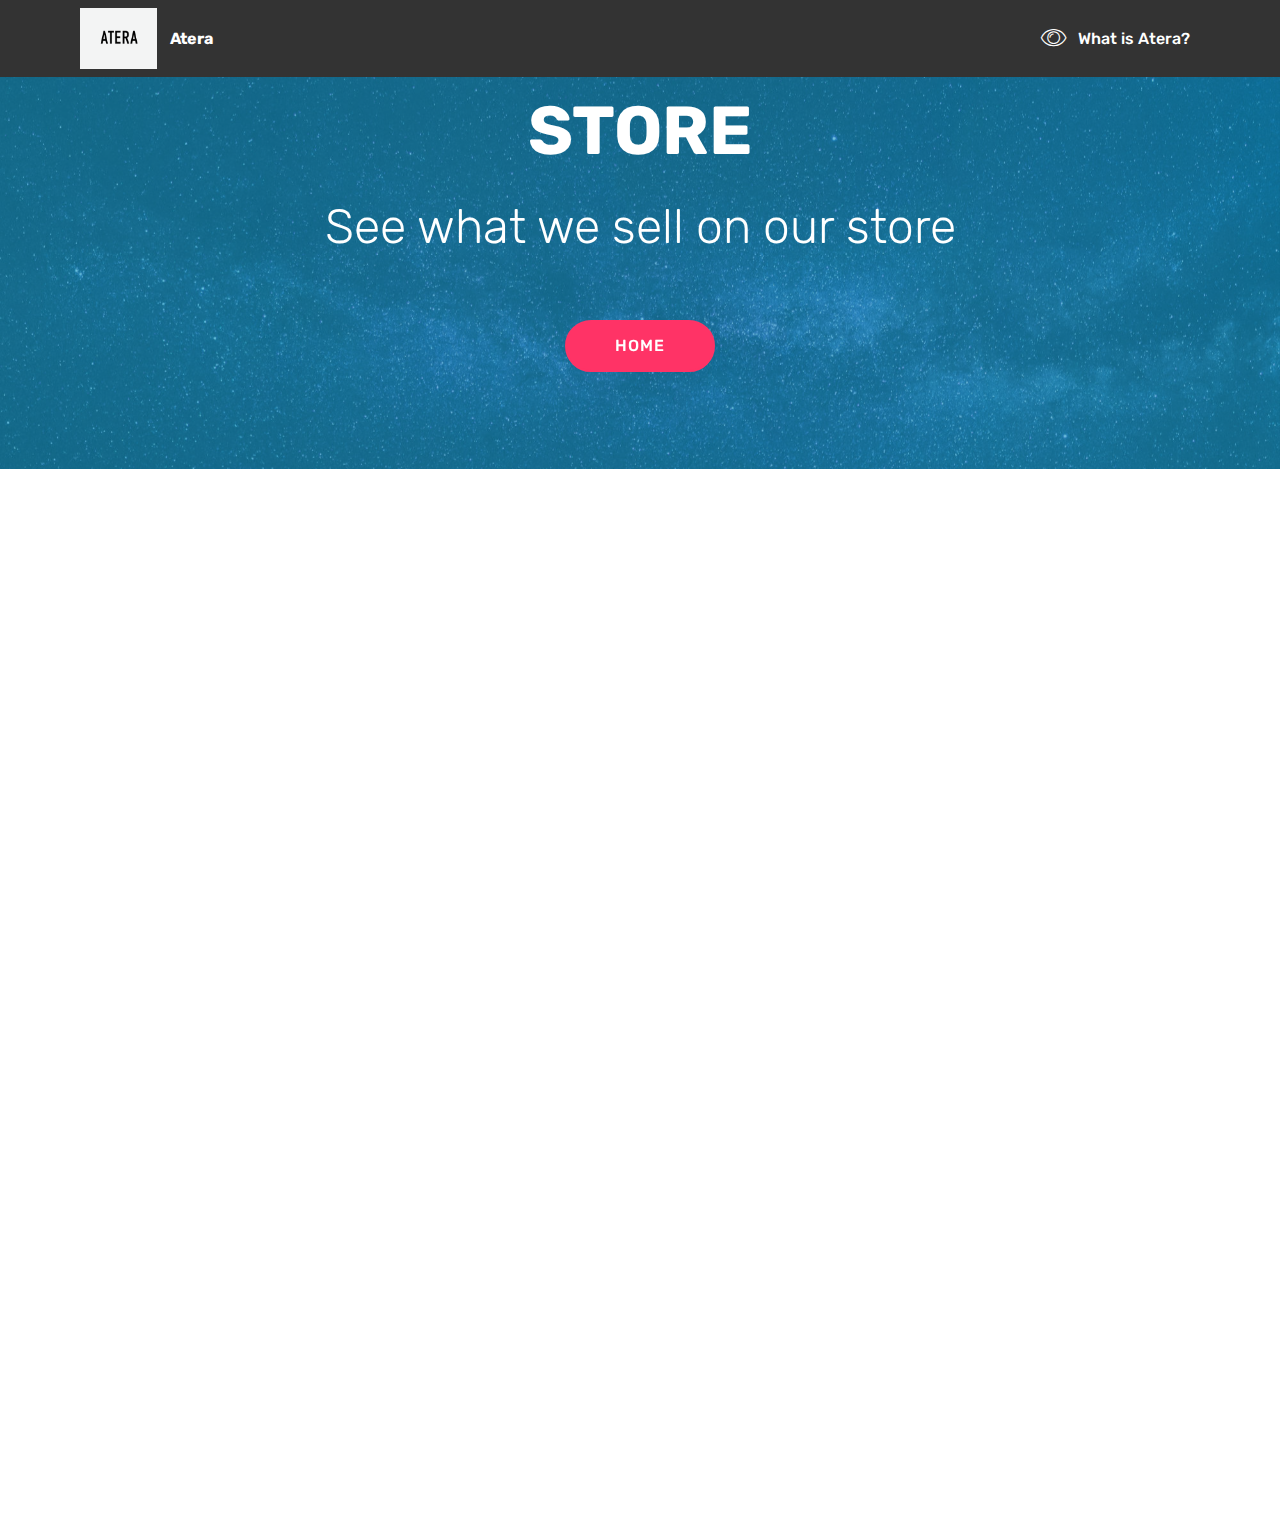
<file: page3.html>
<!DOCTYPE html>
<html >
<head>
  <!-- Site made with Mobirise Website Builder v4.9.3, https://mobirise.com -->
  <meta charset="UTF-8">
  <meta http-equiv="X-UA-Compatible" content="IE=edge">
  <meta name="generator" content="Mobirise v4.9.3, mobirise.com">
  <meta name="viewport" content="width=device-width, initial-scale=1, minimum-scale=1">
  <link rel="shortcut icon" href="assets/images/80-atera-logo-122x96.png" type="image/x-icon">
  <meta name="description" content="Web Page Builder Description">
  <title>Store - Atera</title>
  <link rel="stylesheet" href="assets/web/assets/mobirise-icons/mobirise-icons.css">
  <link rel="stylesheet" href="assets/tether/tether.min.css">
  <link rel="stylesheet" href="assets/bootstrap/css/bootstrap.min.css">
  <link rel="stylesheet" href="assets/bootstrap/css/bootstrap-grid.min.css">
  <link rel="stylesheet" href="assets/bootstrap/css/bootstrap-reboot.min.css">
  <link rel="stylesheet" href="assets/dropdown/css/style.css">
  <link rel="stylesheet" href="assets/theme/css/style.css">
  <link rel="stylesheet" href="assets/mobirise/css/mbr-additional.css" type="text/css">
  
  
  
</head>
<body>
  <section class="menu cid-qTkzRZLJNu" once="menu" id="menu1-a">

    

    <nav class="navbar navbar-expand beta-menu navbar-dropdown align-items-center navbar-fixed-top navbar-toggleable-sm">
        <button class="navbar-toggler navbar-toggler-right" type="button" data-toggle="collapse" data-target="#navbarSupportedContent" aria-controls="navbarSupportedContent" aria-expanded="false" aria-label="Toggle navigation">
            <div class="hamburger">
                <span></span>
                <span></span>
                <span></span>
                <span></span>
            </div>
        </button>
        <div class="menu-logo">
            <div class="navbar-brand">
                <span class="navbar-logo">
                    
                         <a href="https://ateramh.github.io"><img src="assets/images/80-atera-logo-122x96.png" alt="Mobirise" title="" style="height: 3.8rem;"></a>
                    
                </span>
                <span class="navbar-caption-wrap"><a class="navbar-caption text-white display-4" href="https://ateramh.github.io">Atera</a></span>
            </div>
        </div>
        <div class="collapse navbar-collapse" id="navbarSupportedContent">
            <ul class="navbar-nav nav-dropdown nav-right" data-app-modern-menu="true"><li class="nav-item">
                    <a class="nav-link link text-white display-4" href="what-is-atera.html"><span class="mbri-preview mbr-iconfont mbr-iconfont-btn"></span>What is Atera?</a>
                </li></ul>
            
        </div>
    </nav>
</section>

<section class="engine"><a href="https://mobirise.info/x">css templates</a></section><section class="header1 cid-rjuUJoabEf mbr-parallax-background" id="header1-b">

    

    <div class="mbr-overlay" style="opacity: 0.6; background-color: rgb(20, 157, 204);">
    </div>

    <div class="container">
        <div class="row justify-content-md-center">
            <div class="mbr-white col-md-10">
                <h1 class="mbr-section-title align-center mbr-bold pb-3 mbr-fonts-style display-1">
                    STORE</h1>
                <h3 class="mbr-section-subtitle align-center mbr-light pb-3 mbr-fonts-style display-2">
                    See what we sell on our store</h3>
                <p class="mbr-text align-center pb-3 mbr-fonts-style display-5"></p>
                <div class="mbr-section-btn align-center"><a class="btn btn-md btn-secondary display-4" href="index.html">HOME</a></div>
            </div>
        </div>
    </div>

</section>

<section class="mbr-section" id="witsec-custom-html-block-c" data-rv-view="128" style="background-color: rgb(255, 255, 255);">
 
 <div class="witsec-custom-html-container elements-content" style="padding-top:2rem; padding-bottom:2rem">
     
    <div class="mbr-section__container block" style="width: 100%;"><embed src="https://ateramh.craftingstore.net/" style="width:1910px; height: 1000px;"></div>
 </div>

</section>


  <script src="assets/web/assets/jquery/jquery.min.js"></script>
  <script src="assets/popper/popper.min.js"></script>
  <script src="assets/tether/tether.min.js"></script>
  <script src="assets/bootstrap/js/bootstrap.min.js"></script>
  <script src="assets/smoothscroll/smooth-scroll.js"></script>
  <script src="assets/dropdown/js/script.min.js"></script>
  <script src="assets/touchswipe/jquery.touch-swipe.min.js"></script>
  <script src="assets/parallax/jarallax.min.js"></script>
  <script src="assets/theme/js/script.js"></script>
  
  
</body>
</html>
</file>
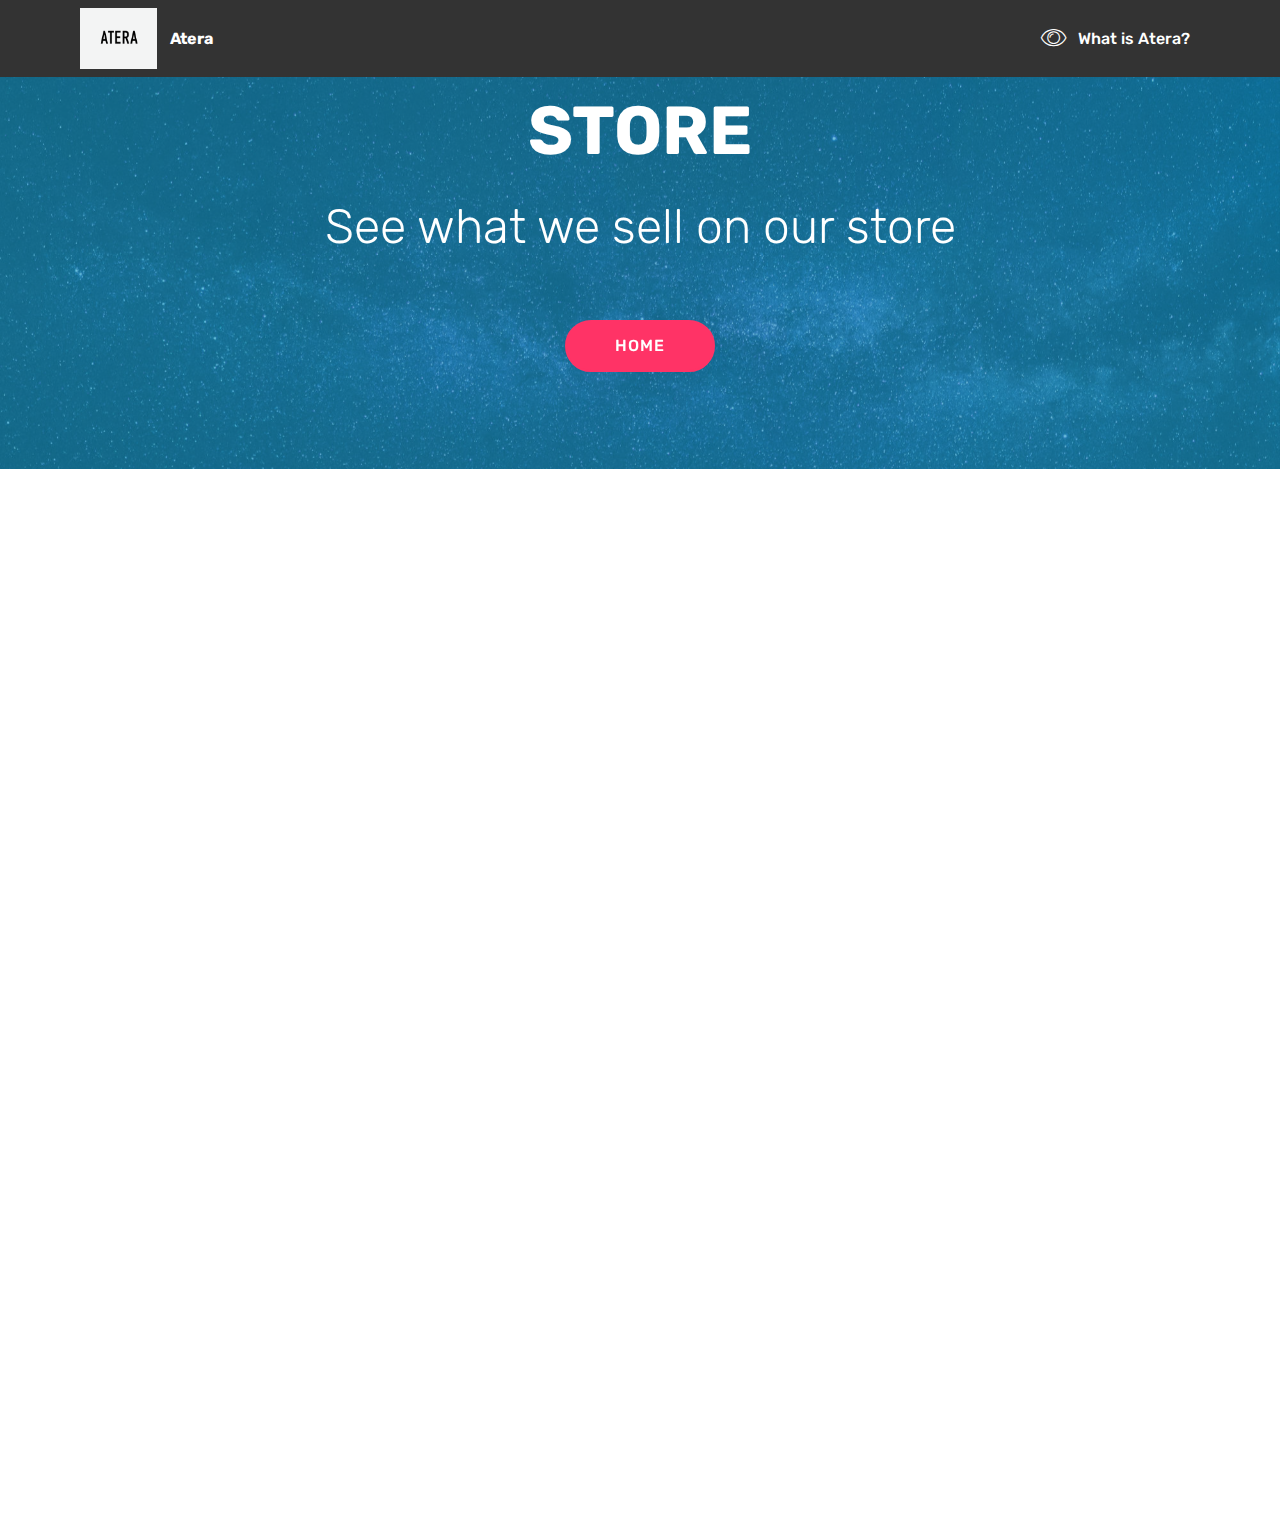
<file: store.html>
<!DOCTYPE html>
<html >
<head>
  <!-- Site made with Mobirise Website Builder v4.9.3, https://mobirise.com -->
  <meta charset="UTF-8">
  <meta http-equiv="X-UA-Compatible" content="IE=edge">
  <meta name="generator" content="Mobirise v4.9.3, mobirise.com">
  <meta name="viewport" content="width=device-width, initial-scale=1, minimum-scale=1">
  <link rel="shortcut icon" href="assets/images/80-atera-logo-122x96.png" type="image/x-icon">
  <meta name="description" content="Web Page Builder Description">
  <title>Store - Atera</title>
  <link rel="stylesheet" href="assets/web/assets/mobirise-icons/mobirise-icons.css">
  <link rel="stylesheet" href="assets/tether/tether.min.css">
  <link rel="stylesheet" href="assets/bootstrap/css/bootstrap.min.css">
  <link rel="stylesheet" href="assets/bootstrap/css/bootstrap-grid.min.css">
  <link rel="stylesheet" href="assets/bootstrap/css/bootstrap-reboot.min.css">
  <link rel="stylesheet" href="assets/dropdown/css/style.css">
  <link rel="stylesheet" href="assets/theme/css/style.css">
  <link rel="stylesheet" href="assets/mobirise/css/mbr-additional.css" type="text/css">
  
  
  
</head>
<body>
  <section class="menu cid-qTkzRZLJNu" once="menu" id="menu1-a">

    

    <nav class="navbar navbar-expand beta-menu navbar-dropdown align-items-center navbar-fixed-top navbar-toggleable-sm">
        <button class="navbar-toggler navbar-toggler-right" type="button" data-toggle="collapse" data-target="#navbarSupportedContent" aria-controls="navbarSupportedContent" aria-expanded="false" aria-label="Toggle navigation">
            <div class="hamburger">
                <span></span>
                <span></span>
                <span></span>
                <span></span>
            </div>
        </button>
        <div class="menu-logo">
            <div class="navbar-brand">
                <span class="navbar-logo">
                    
                         <img src="assets/images/80-atera-logo-122x96.png" alt="Mobirise" title="" style="height: 3.8rem;">
                    
                </span>
                <span class="navbar-caption-wrap"><a class="navbar-caption text-white display-4" href="https://ateramh.github.io">Atera</a></span>
            </div>
        </div>
        <div class="collapse navbar-collapse" id="navbarSupportedContent">
            <ul class="navbar-nav nav-dropdown nav-right" data-app-modern-menu="true"><li class="nav-item">
                    <a class="nav-link link text-white display-4" href="what-is-atera.html"><span class="mbri-preview mbr-iconfont mbr-iconfont-btn"></span>What is Atera?</a>
                </li></ul>
            
        </div>
    </nav>
</section>

<section class="engine"><a href="https://mobirise.info/g">build your own site</a></section><section class="header1 cid-rjuUJoabEf mbr-parallax-background" id="header1-b">

    

    <div class="mbr-overlay" style="opacity: 0.6; background-color: rgb(20, 157, 204);">
    </div>

    <div class="container">
        <div class="row justify-content-md-center">
            <div class="mbr-white col-md-10">
                <h1 class="mbr-section-title align-center mbr-bold pb-3 mbr-fonts-style display-1">
                    STORE</h1>
                <h3 class="mbr-section-subtitle align-center mbr-light pb-3 mbr-fonts-style display-2">
                    See what we sell on our store</h3>
                <p class="mbr-text align-center pb-3 mbr-fonts-style display-5"></p>
                <div class="mbr-section-btn align-center"><a class="btn btn-md btn-secondary display-4" href="index.html">HOME</a></div>
            </div>
        </div>
    </div>

</section>

<section class="mbr-section" id="witsec-custom-html-block-c" data-rv-view="49" style="background-color: rgb(255, 255, 255);">
 
 <div class="witsec-custom-html-container elements-content" style="padding-top:2rem; padding-bottom:2rem">
     
    <div class="mbr-section__container block" style="width: 100%;"><embed src="https://ateramh.craftingstore.net/" style="width:1910px; height: 1000px;"></div>
 </div>

</section>


  <script src="assets/web/assets/jquery/jquery.min.js"></script>
  <script src="assets/popper/popper.min.js"></script>
  <script src="assets/tether/tether.min.js"></script>
  <script src="assets/bootstrap/js/bootstrap.min.js"></script>
  <script src="assets/smoothscroll/smooth-scroll.js"></script>
  <script src="assets/dropdown/js/script.min.js"></script>
  <script src="assets/touchswipe/jquery.touch-swipe.min.js"></script>
  <script src="assets/parallax/jarallax.min.js"></script>
  <script src="assets/theme/js/script.js"></script>
  
  
</body>
</html>
</file>
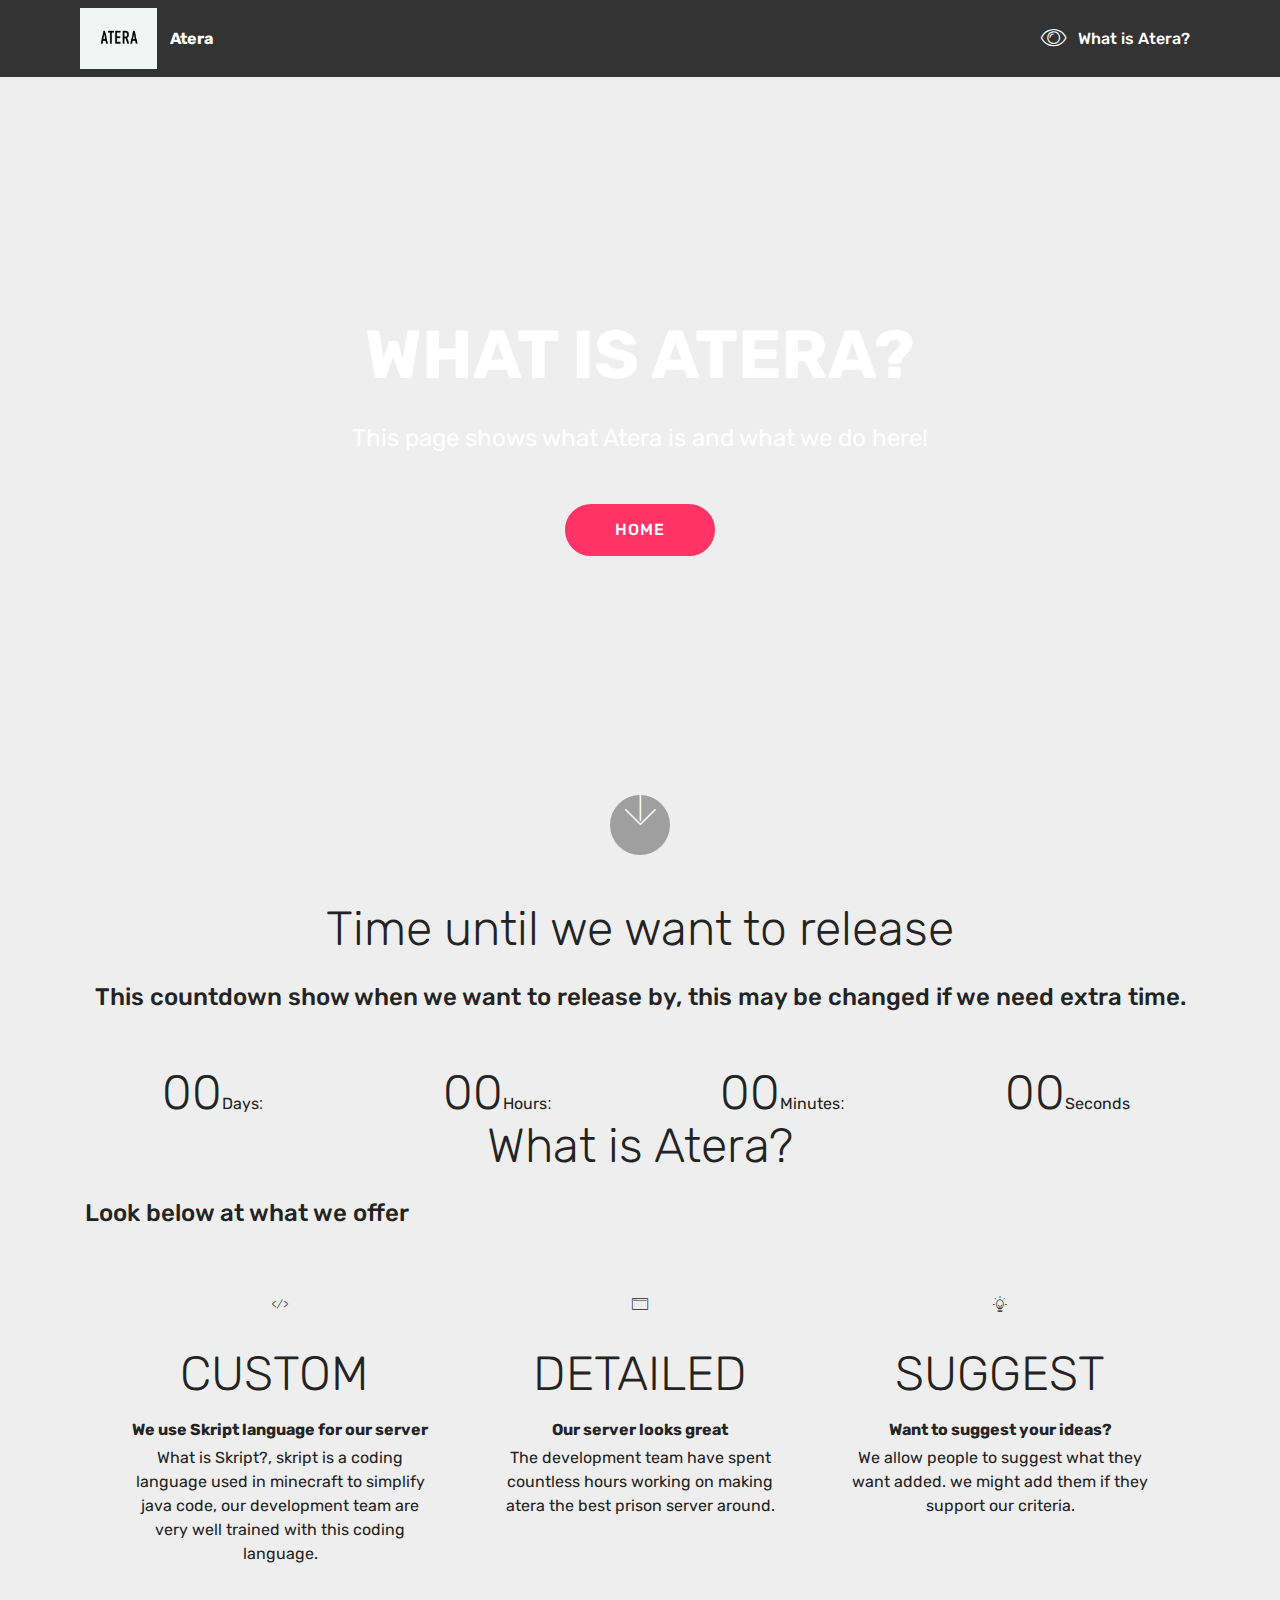
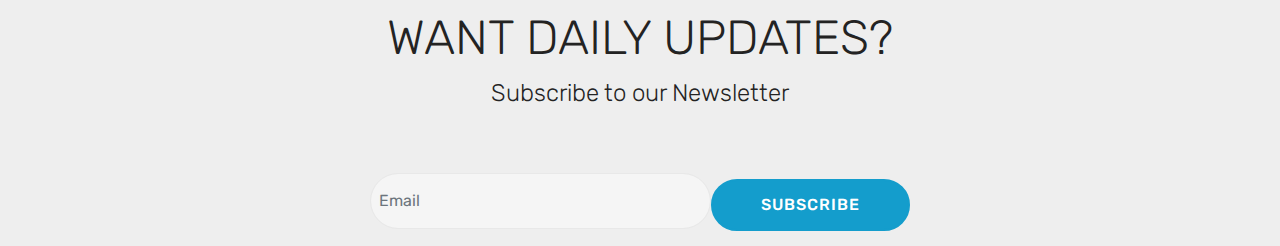
<file: what-is-atera.html>
<!DOCTYPE html>
<html >
<head>
  <!-- Site made with Mobirise Website Builder v4.9.3, https://mobirise.com -->
  <meta charset="UTF-8">
  <meta http-equiv="X-UA-Compatible" content="IE=edge">
  <meta name="generator" content="Mobirise v4.9.3, mobirise.com">
  <meta name="viewport" content="width=device-width, initial-scale=1, minimum-scale=1">
  <link rel="shortcut icon" href="assets/images/80-atera-logo-122x96.png" type="image/x-icon">
  <meta name="description" content="Site Creator Description">
  <title>What is Atera? - Atera</title>
  <link rel="stylesheet" href="assets/web/assets/mobirise-icons/mobirise-icons.css">
  <link rel="stylesheet" href="assets/tether/tether.min.css">
  <link rel="stylesheet" href="assets/bootstrap/css/bootstrap.min.css">
  <link rel="stylesheet" href="assets/bootstrap/css/bootstrap-grid.min.css">
  <link rel="stylesheet" href="assets/bootstrap/css/bootstrap-reboot.min.css">
  <link rel="stylesheet" href="assets/dropdown/css/style.css">
  <link rel="stylesheet" href="assets/theme/css/style.css">
  <link rel="stylesheet" href="assets/mobirise/css/mbr-additional.css" type="text/css">
  
  
  
</head>
<body>
  <section class="menu cid-qTkzRZLJNu" once="menu" id="menu1-3">

    

    <nav class="navbar navbar-expand beta-menu navbar-dropdown align-items-center navbar-fixed-top navbar-toggleable-sm">
        <button class="navbar-toggler navbar-toggler-right" type="button" data-toggle="collapse" data-target="#navbarSupportedContent" aria-controls="navbarSupportedContent" aria-expanded="false" aria-label="Toggle navigation">
            <div class="hamburger">
                <span></span>
                <span></span>
                <span></span>
                <span></span>
            </div>
        </button>
        <div class="menu-logo">
            <div class="navbar-brand">
                <span class="navbar-logo">
                    
                         <img src="assets/images/80-atera-logo-122x96.png" alt="Mobirise" title="" style="height: 3.8rem;">
                    
                </span>
                <span class="navbar-caption-wrap"><a class="navbar-caption text-white display-4" href="https://ateramh.github.io">Atera</a></span>
            </div>
        </div>
        <div class="collapse navbar-collapse" id="navbarSupportedContent">
            <ul class="navbar-nav nav-dropdown nav-right" data-app-modern-menu="true"><li class="nav-item">
                    <a class="nav-link link text-white display-4" href="what-is-atera.html"><span class="mbri-preview mbr-iconfont mbr-iconfont-btn"></span>What is Atera?</a>
                </li></ul>
            
        </div>
    </nav>
</section>

<section class="engine"><a href="https://mobirise.info/f">easy site maker</a></section><section class="header12 cid-ri39Andi0Q mbr-fullscreen mbr-parallax-background" id="header12-4">

    

    

    <div class="container  ">
            <div class="media-container">
                <div class="col-md-12 align-center">
                    <h1 class="mbr-section-title pb-3 mbr-white mbr-bold mbr-fonts-style display-1">
                        WHAT IS ATERA?</h1>
                    <p class="mbr-text pb-3 mbr-white mbr-fonts-style display-5">
                        This page shows what Atera is and what we do here!</p>
                    <div class="mbr-section-btn align-center py-2"><a class="btn btn-md btn-secondary display-4" href="https://ateramh.github.io">HOME</a></div>

                    <div class="icons-media-container mbr-white">
                        <div class="card col-12 col-md-6">
                            
                            <h5 class="mbr-fonts-style display-5"></h5>
                        </div>

                        <div class="card col-12 col-md-6">
                            
                            <h5 class="mbr-fonts-style display-5"></h5>
                        </div>

                        

                        
                    </div>
                </div>
            </div>
    </div>

    <div class="mbr-arrow hidden-sm-down" aria-hidden="true">
        <a href="#next">
            <i class="mbri-down mbr-iconfont"></i>
        </a>
    </div>
</section>

<section class="countdown1 cid-ri3koMytUD" id="countdown1-7">
    
    
    
    <div class="container ">
        <h2 class="mbr-section-title pb-3 align-center mbr-fonts-style display-2">
            Time until we want to release</h2>
        <h3 class="mbr-section-subtitle align-center mbr-fonts-style display-5">
            This countdown show when we want to release by, this may be changed if we need extra time.<br></h3>
        
    </div>
    <div class="container countdown-cont align-center">
        <div class="daysCountdown" title="Days"></div>
        <div class="hoursCountdown" title="Hours"></div> 
        <div class="minutesCountdown" title="Minutes"></div> 
        <div class="secondsCountdown" title="Seconds"></div>
        <div class="countdown pt-5 mt-2" data-due-date="2019/03/10"> 
        </div>
    </div>
</section>

<section class="counters1 counters cid-ri3d2nd4pG" id="counters1-6">

    

    

    <div class="container">
        <h2 class="mbr-section-title pb-3 align-center mbr-fonts-style display-2">What is Atera?</h2>
        <h3 class="mbr-section-subtitle mbr-fonts-style display-5">
            Look below at what we offer</h3>

        <div class="container pt-4 mt-2">
            <div class="media-container-row">
                <div class="card p-3 align-center col-12 col-md-6 col-lg-4">
                    <div class="panel-item p-3">
                        <div class="card-img pb-3">
                            <span class="mbr-iconfont mbri-code"></span>
                        </div>

                        <div class="card-text">
                            <h3 class="count pt-3 pb-3 mbr-fonts-style display-2">
                                  CUSTOM&nbsp;</h3>
                            <h4 class="mbr-content-title mbr-bold mbr-fonts-style display-7">
                                We use Skript language for our server</h4>
                            <p class="mbr-content-text mbr-fonts-style display-7">
                                What is Skript?, skript is a coding language used in minecraft to simplify java code, our development team are very well trained with this coding language.<br></p>
                        </div>
                    </div>
                </div>


                <div class="card p-3 align-center col-12 col-md-6 col-lg-4">
                    <div class="panel-item p-3">
                        <div class="card-img pb-3">
                            <span class="mbr-iconfont mbri-browse"></span>
                        </div>
                        <div class="card-text">
                            <h3 class="count pt-3 pb-3 mbr-fonts-style display-2">
                                  DETAILED<br></h3>
                            <h4 class="mbr-content-title mbr-bold mbr-fonts-style display-7">Our server looks great</h4>
                            <p class="mbr-content-text mbr-fonts-style display-7">The development team have spent countless hours working on making atera the best prison server around.</p>
                        </div>
                    </div>
                </div>

                <div class="card p-3 align-center col-12 col-md-6 col-lg-4">
                    <div class="panel-item p-3">
                        <div class="card-img pb-3">
                            <span class="mbr-iconfont mbri-idea"></span>
                        </div>
                        <div class="card-text">
                            <h3 class="count pt-3 pb-3 mbr-fonts-style display-2">SUGGEST</h3>
                            <h4 class="mbr-content-title mbr-bold mbr-fonts-style display-7">
                                Want to suggest your ideas?</h4>
                            <p class="mbr-content-text mbr-fonts-style display-7">
                                    We allow people to suggest what they want added. we might add them if they support our criteria.</p>
                        </div>
                    </div>
                </div>


                
            </div>
        </div>
   </div>
</section>

<section class="mbr-section form3 cid-ri8lXtwp0m" id="form3-d">

    

    

    <div class="container">
        <div class="row justify-content-center">
            <div class="title col-12 col-lg-8">
                <h2 class="align-center pb-2 mbr-fonts-style display-2">
                    WANT DAILY UPDATES?</h2>
                <h3 class="mbr-section-subtitle align-center pb-5 mbr-light mbr-fonts-style display-5">
                    Subscribe to our Newsletter
                </h3>
            </div>
        </div>

        <div class="row py-2 justify-content-center">
            <div class="col-12 col-lg-6  col-md-8 " data-form-type="formoid">
                <div data-form-alert="" hidden="">
                        Thanks for filling out the form!
                </div>
                <form class="mbr-form" action="https://mobirise.com/" method="post" data-form-title="Mobirise Form"><input type="hidden" name="email" data-form-email="true" value="YGm5dFJbXjrIeKQ268meC8DcPfa+uPwc72vX7JE5dvM0PkryAlp1WsRJ/x6GamUF8DElxDwF3Swuk02fautgTL23ZPRZ2qO+lshLdQvw89QdJAfx9DU+i+lD+/oQxYII">
                    <div class="mbr-subscribe input-group">
                        <input class="form-control" type="email" name="email" placeholder="Email" data-form-field="Email" required="" id="email-form3-d">
                        <span class="input-group-btn">
                            <button href="" type="submit" class="btn btn-primary  display-4">SUBSCRIBE</button>
                        </span>
                    </div>
                </form>
            </div>
        </div>
    </div>
</section>


  <script src="assets/web/assets/jquery/jquery.min.js"></script>
  <script src="assets/popper/popper.min.js"></script>
  <script src="assets/tether/tether.min.js"></script>
  <script src="assets/bootstrap/js/bootstrap.min.js"></script>
  <script src="assets/smoothscroll/smooth-scroll.js"></script>
  <script src="assets/dropdown/js/script.min.js"></script>
  <script src="assets/touchswipe/jquery.touch-swipe.min.js"></script>
  <script src="assets/vimeoplayer/jquery.mb.vimeo_player.js"></script>
  <script src="assets/parallax/jarallax.min.js"></script>
  <script src="assets/countdown/jquery.countdown.min.js"></script>
  <script src="assets/viewportchecker/jquery.viewportchecker.js"></script>
  <script src="assets/theme/js/script.js"></script>
  <script src="assets/formoid/formoid.min.js"></script>
  
  
</body>
</html>
</file>
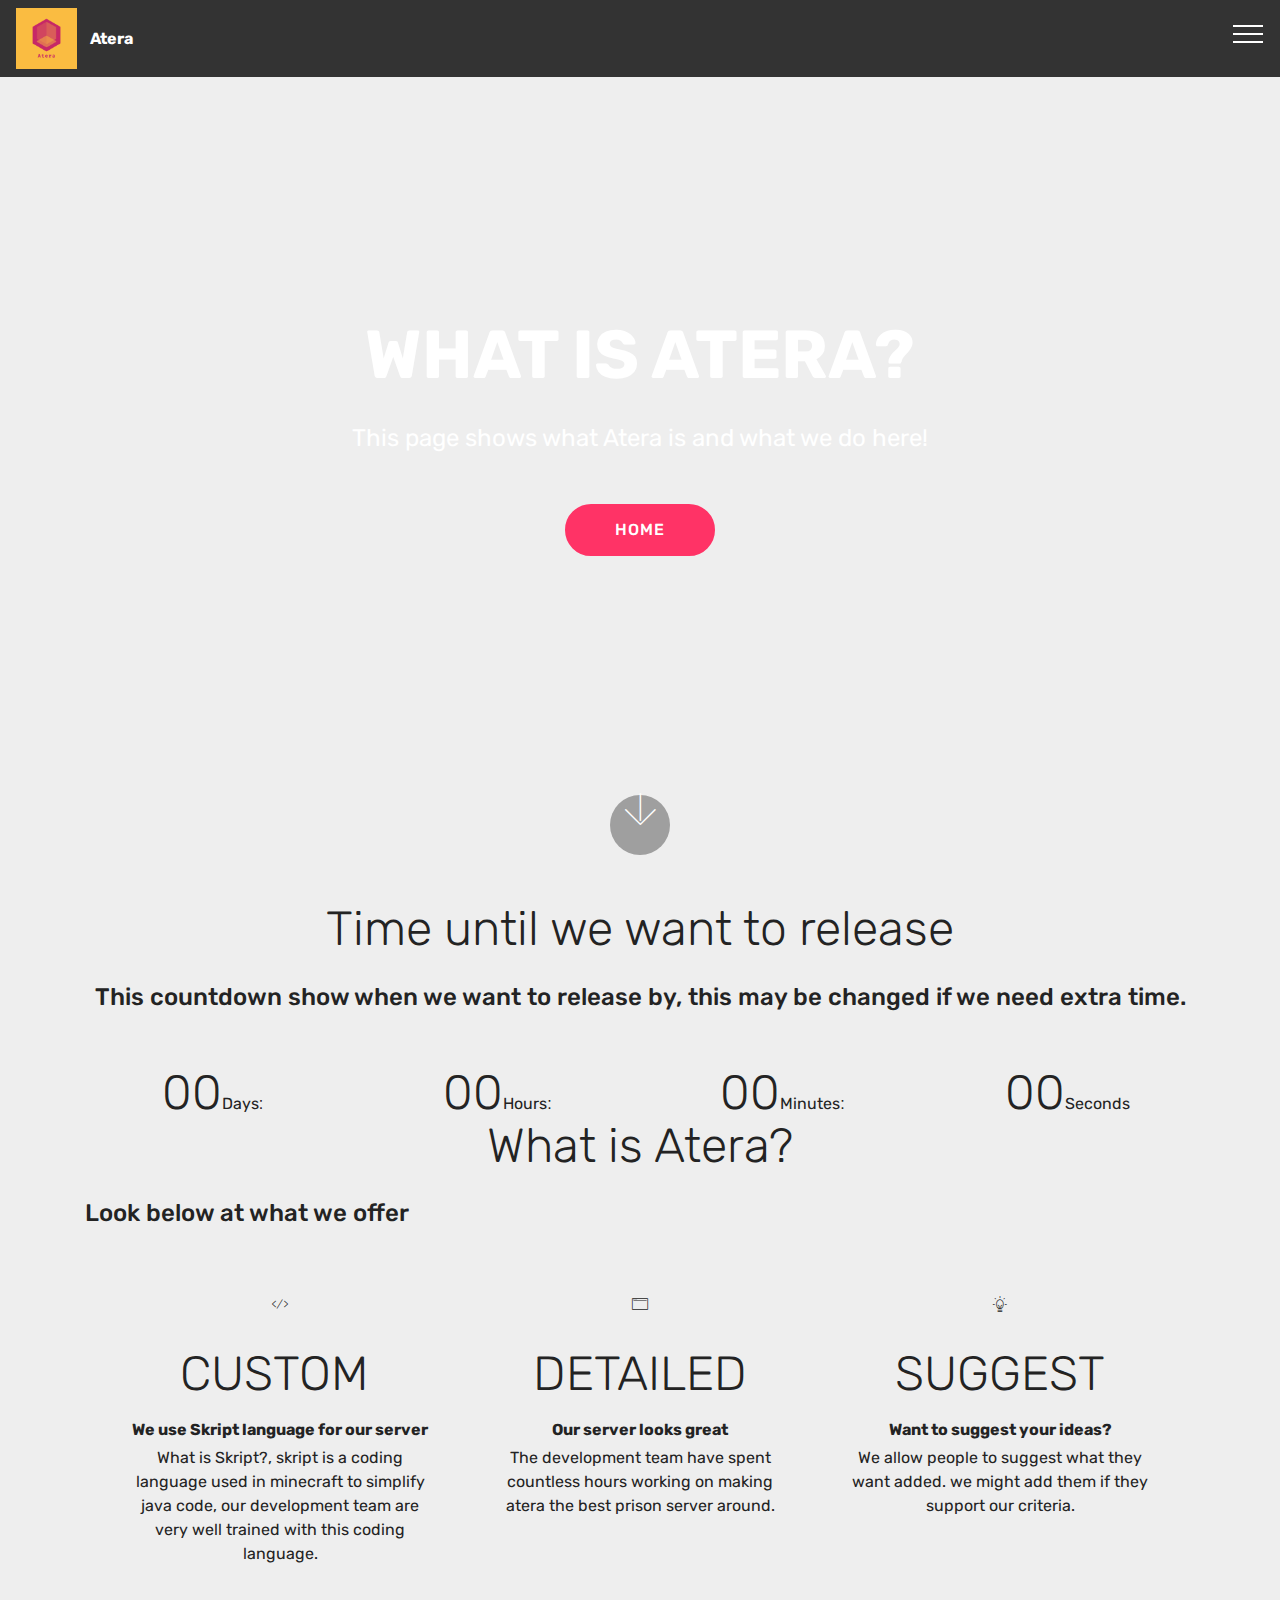
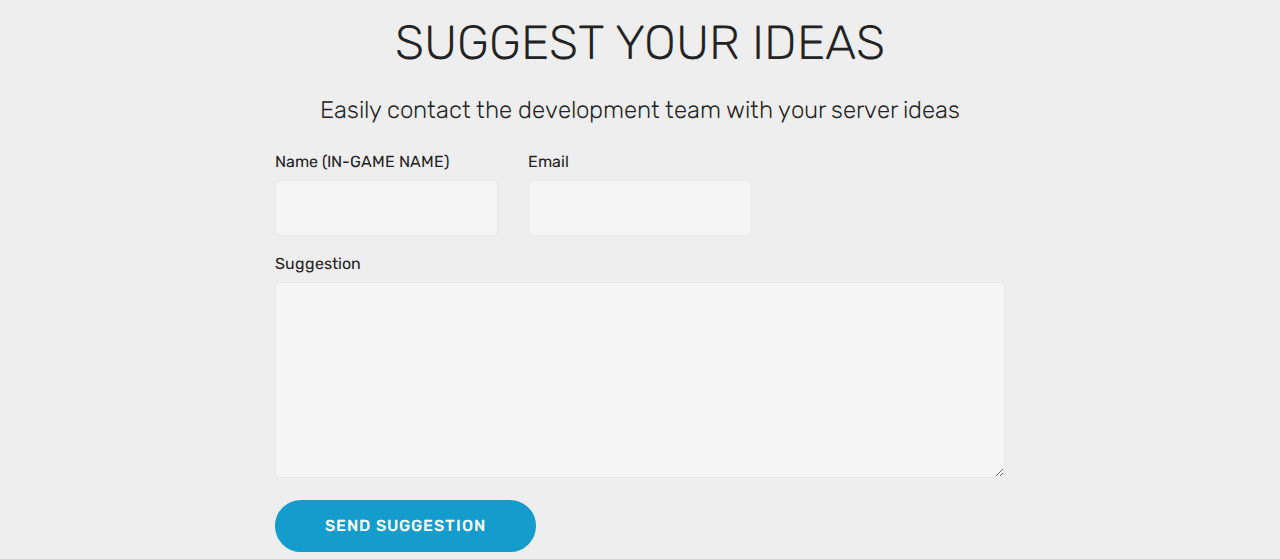
<file: wia.html>
<!DOCTYPE html>
<html >
<head>
  <!-- Site made with Mobirise Website Builder v4.9.3, https://mobirise.com -->
  <meta charset="UTF-8">
  <meta http-equiv="X-UA-Compatible" content="IE=edge">
  <meta name="generator" content="Mobirise v4.9.3, mobirise.com">
  <meta name="viewport" content="width=device-width, initial-scale=1, minimum-scale=1">
  <link rel="shortcut icon" href="assets/images/logo-184x184.png" type="image/x-icon">
  <meta name="description" content="Site Creator Description">
  <title>What is Atera?</title>
  <link rel="stylesheet" href="assets/web/assets/mobirise-icons/mobirise-icons.css">
  <link rel="stylesheet" href="assets/tether/tether.min.css">
  <link rel="stylesheet" href="assets/bootstrap/css/bootstrap.min.css">
  <link rel="stylesheet" href="assets/bootstrap/css/bootstrap-grid.min.css">
  <link rel="stylesheet" href="assets/bootstrap/css/bootstrap-reboot.min.css">
  <link rel="stylesheet" href="assets/dropdown/css/style.css">
  <link rel="stylesheet" href="assets/theme/css/style.css">
  <link rel="stylesheet" href="assets/mobirise/css/mbr-additional.css" type="text/css">
  
  
  
</head>
<body>
  <section class="menu cid-qTkzRZLJNu" once="menu" id="menu1-3">

    

    <nav class="navbar navbar-expand beta-menu navbar-dropdown align-items-center collapsed">
        <button class="navbar-toggler navbar-toggler-right" type="button" data-toggle="collapse" data-target="#navbarSupportedContent" aria-controls="navbarSupportedContent" aria-expanded="false" aria-label="Toggle navigation">
            <div class="hamburger">
                <span></span>
                <span></span>
                <span></span>
                <span></span>
            </div>
        </button>
        <div class="menu-logo">
            <div class="navbar-brand">
                <span class="navbar-logo">
                    <a href="https://mobirise.com">
                         <img src="assets/images/logo-184x184.png" alt="Mobirise" title="" style="height: 3.8rem;">
                    </a>
                </span>
                <span class="navbar-caption-wrap"><a class="navbar-caption text-white display-4" href="home.html">Atera</a></span>
            </div>
        </div>
        <div class="collapse navbar-collapse" id="navbarSupportedContent">
            <ul class="navbar-nav nav-dropdown nav-right" data-app-modern-menu="true"><li class="nav-item">
                    <a class="nav-link link text-white display-4" href="wia.html"><span class="mbri-preview mbr-iconfont mbr-iconfont-btn"></span>What is Atera?</a>
                </li></ul>
            
        </div>
    </nav>
</section>

<section class="engine"><a href="https://mobirise.info/j">website templates</a></section><section class="header12 cid-ri39Andi0Q mbr-fullscreen mbr-parallax-background" id="header12-4">

    

    

    <div class="container  ">
            <div class="media-container">
                <div class="col-md-12 align-center">
                    <h1 class="mbr-section-title pb-3 mbr-white mbr-bold mbr-fonts-style display-1">
                        WHAT IS ATERA?</h1>
                    <p class="mbr-text pb-3 mbr-white mbr-fonts-style display-5">
                        This page shows what Atera is and what we do here!</p>
                    <div class="mbr-section-btn align-center py-2"><a class="btn btn-md btn-secondary display-4" href="home.html">HOME</a></div>

                    <div class="icons-media-container mbr-white">
                        <div class="card col-12 col-md-6">
                            
                            <h5 class="mbr-fonts-style display-5"></h5>
                        </div>

                        <div class="card col-12 col-md-6">
                            
                            <h5 class="mbr-fonts-style display-5"></h5>
                        </div>

                        

                        
                    </div>
                </div>
            </div>
    </div>

    <div class="mbr-arrow hidden-sm-down" aria-hidden="true">
        <a href="#next">
            <i class="mbri-down mbr-iconfont"></i>
        </a>
    </div>
</section>

<section class="countdown1 cid-ri3koMytUD" id="countdown1-7">
    
    
    
    <div class="container ">
        <h2 class="mbr-section-title pb-3 align-center mbr-fonts-style display-2">
            Time until we want to release</h2>
        <h3 class="mbr-section-subtitle align-center mbr-fonts-style display-5">
            This countdown show when we want to release by, this may be changed if we need extra time.<br></h3>
        
    </div>
    <div class="container countdown-cont align-center">
        <div class="daysCountdown" title="Days"></div>
        <div class="hoursCountdown" title="Hours"></div> 
        <div class="minutesCountdown" title="Minutes"></div> 
        <div class="secondsCountdown" title="Seconds"></div>
        <div class="countdown pt-5 mt-2" data-due-date="2019/03/10"> 
        </div>
    </div>
</section>

<section class="counters1 counters cid-ri3d2nd4pG" id="counters1-6">

    

    

    <div class="container">
        <h2 class="mbr-section-title pb-3 align-center mbr-fonts-style display-2">What is Atera?</h2>
        <h3 class="mbr-section-subtitle mbr-fonts-style display-5">
            Look below at what we offer</h3>

        <div class="container pt-4 mt-2">
            <div class="media-container-row">
                <div class="card p-3 align-center col-12 col-md-6 col-lg-4">
                    <div class="panel-item p-3">
                        <div class="card-img pb-3">
                            <span class="mbr-iconfont mbri-code"></span>
                        </div>

                        <div class="card-text">
                            <h3 class="count pt-3 pb-3 mbr-fonts-style display-2">
                                  CUSTOM&nbsp;</h3>
                            <h4 class="mbr-content-title mbr-bold mbr-fonts-style display-7">
                                We use Skript language for our server</h4>
                            <p class="mbr-content-text mbr-fonts-style display-7">
                                What is Skript?, skript is a coding language used in minecraft to simplify java code, our development team are very well trained with this coding language.<br></p>
                        </div>
                    </div>
                </div>


                <div class="card p-3 align-center col-12 col-md-6 col-lg-4">
                    <div class="panel-item p-3">
                        <div class="card-img pb-3">
                            <span class="mbr-iconfont mbri-browse"></span>
                        </div>
                        <div class="card-text">
                            <h3 class="count pt-3 pb-3 mbr-fonts-style display-2">
                                  DETAILED<br></h3>
                            <h4 class="mbr-content-title mbr-bold mbr-fonts-style display-7">Our server looks great</h4>
                            <p class="mbr-content-text mbr-fonts-style display-7">The development team have spent countless hours working on making atera the best prison server around.</p>
                        </div>
                    </div>
                </div>

                <div class="card p-3 align-center col-12 col-md-6 col-lg-4">
                    <div class="panel-item p-3">
                        <div class="card-img pb-3">
                            <span class="mbr-iconfont mbri-idea"></span>
                        </div>
                        <div class="card-text">
                            <h3 class="count pt-3 pb-3 mbr-fonts-style display-2">SUGGEST</h3>
                            <h4 class="mbr-content-title mbr-bold mbr-fonts-style display-7">
                                Want to suggest your ideas?</h4>
                            <p class="mbr-content-text mbr-fonts-style display-7">
                                    We allow people to suggest what they want added. we might add them if they support our criteria.</p>
                        </div>
                    </div>
                </div>


                
            </div>
        </div>
   </div>
</section>

<section class="mbr-section form1 cid-ri3l8gg754" id="form1-8">

    

    
    <div class="container">
        <div class="row justify-content-center">
            <div class="title col-12 col-lg-8">
                <h2 class="mbr-section-title align-center pb-3 mbr-fonts-style display-2">
                    SUGGEST YOUR IDEAS</h2>
                <h3 class="mbr-section-subtitle align-center mbr-light pb-3 mbr-fonts-style display-5">
                    Easily contact the development team with your server ideas</h3>
            </div>
        </div>
    </div>
    <div class="container">
        <div class="row justify-content-center">
            <div class="media-container-column col-lg-8" data-form-type="formoid">
                    <div data-form-alert="" hidden="">Thank you, we appreciate your suggestion!</div>
            
                    <form class="mbr-form" action="https://mobirise.com/" method="post" data-form-title="Mobirise Form"><input type="hidden" name="email" data-form-email="true" value="VmRjQ0NRPF258wwwiDZQrBBmCOMsPx4aHdouXtUkdg0Yw81z06mOtnuLxq5w8XkxK+1GSarXvZbWqKlWhCdm7ESgoVHFRpUEn6pdk+HUCrLv2GVdkbK6xfHGj8KSLum5">
                        <div class="row row-sm-offset">
                            <div class="col-md-4 multi-horizontal" data-for="name">
                                <div class="form-group">
                                    <label class="form-control-label mbr-fonts-style display-7" for="name-form1-8">Name (IN-GAME NAME)</label>
                                    <input type="text" class="form-control" name="name" data-form-field="Name" required="" id="name-form1-8">
                                </div>
                            </div>
                            <div class="col-md-4 multi-horizontal" data-for="email">
                                <div class="form-group">
                                    <label class="form-control-label mbr-fonts-style display-7" for="email-form1-8">Email</label>
                                    <input type="email" class="form-control" name="email" data-form-field="Email" required="" id="email-form1-8">
                                </div>
                            </div>
                            
                        </div>
                        <div class="form-group" data-for="message">
                            <label class="form-control-label mbr-fonts-style display-7" for="message-form1-8">Suggestion</label>
                            <textarea type="text" class="form-control" name="message" rows="7" data-form-field="Message" id="message-form1-8"></textarea>
                        </div>
            
                        <span class="input-group-btn"><button href="" type="submit" class="btn btn-primary btn-form display-4">SEND SUGGESTION</button></span>
                    </form>
            </div>
        </div>
    </div>
</section>


  <script src="assets/web/assets/jquery/jquery.min.js"></script>
  <script src="assets/popper/popper.min.js"></script>
  <script src="assets/tether/tether.min.js"></script>
  <script src="assets/bootstrap/js/bootstrap.min.js"></script>
  <script src="assets/smoothscroll/smooth-scroll.js"></script>
  <script src="assets/dropdown/js/script.min.js"></script>
  <script src="assets/touchswipe/jquery.touch-swipe.min.js"></script>
  <script src="assets/vimeoplayer/jquery.mb.vimeo_player.js"></script>
  <script src="assets/parallax/jarallax.min.js"></script>
  <script src="assets/countdown/jquery.countdown.min.js"></script>
  <script src="assets/viewportchecker/jquery.viewportchecker.js"></script>
  <script src="assets/theme/js/script.js"></script>
  <script src="assets/formoid/formoid.min.js"></script>
  
  
</body>
</html>
</file>
<file: assets/web/assets/mobirise-icons/mobirise-icons.css>
@font-face {
  font-family: 'MobiriseIcons';
  src:  url('mobirise-icons.eot?spat4u');
  src:  url('mobirise-icons.eot?spat4u#iefix') format('embedded-opentype'),
    url('mobirise-icons.ttf?spat4u') format('truetype'),
    url('mobirise-icons.woff?spat4u') format('woff'),
    url('mobirise-icons.svg?spat4u#MobiriseIcons') format('svg');
  font-weight: normal;
  font-style: normal;
}

[class^="mbri-"], [class*=" mbri-"] {
  /* use !important to prevent issues with browser extensions that change fonts */
  font-family: MobiriseIcons !important;
  speak: none;
  font-style: normal;
  font-weight: normal;
  font-variant: normal;
  text-transform: none;
  line-height: 1;

  /* Better Font Rendering =========== */
  -webkit-font-smoothing: antialiased;
  -moz-osx-font-smoothing: grayscale;
}

.mbri-add-submenu:before {
  content: "\e900";
}
.mbri-alert:before {
  content: "\e901";
}
.mbri-align-center:before {
  content: "\e902";
}
.mbri-align-justify:before {
  content: "\e903";
}
.mbri-align-left:before {
  content: "\e904";
}
.mbri-align-right:before {
  content: "\e905";
}
.mbri-android:before {
  content: "\e906";
}
.mbri-apple:before {
  content: "\e907";
}
.mbri-arrow-down:before {
  content: "\e908";
}
.mbri-arrow-next:before {
  content: "\e909";
}
.mbri-arrow-prev:before {
  content: "\e90a";
}
.mbri-arrow-up:before {
  content: "\e90b";
}
.mbri-bold:before {
  content: "\e90c";
}
.mbri-bookmark:before {
  content: "\e90d";
}
.mbri-bootstrap:before {
  content: "\e90e";
}
.mbri-briefcase:before {
  content: "\e90f";
}
.mbri-browse:before {
  content: "\e910";
}
.mbri-bulleted-list:before {
  content: "\e911";
}
.mbri-calendar:before {
  content: "\e912";
}
.mbri-camera:before {
  content: "\e913";
}
.mbri-cart-add:before {
  content: "\e914";
}
.mbri-cart-full:before {
  content: "\e915";
}
.mbri-cash:before {
  content: "\e916";
}
.mbri-change-style:before {
  content: "\e917";
}
.mbri-chat:before {
  content: "\e918";
}
.mbri-clock:before {
  content: "\e919";
}
.mbri-close:before {
  content: "\e91a";
}
.mbri-cloud:before {
  content: "\e91b";
}
.mbri-code:before {
  content: "\e91c";
}
.mbri-contact-form:before {
  content: "\e91d";
}
.mbri-credit-card:before {
  content: "\e91e";
}
.mbri-cursor-click:before {
  content: "\e91f";
}
.mbri-cust-feedback:before {
  content: "\e920";
}
.mbri-database:before {
  content: "\e921";
}
.mbri-delivery:before {
  content: "\e922";
}
.mbri-desktop:before {
  content: "\e923";
}
.mbri-devices:before {
  content: "\e924";
}
.mbri-down:before {
  content: "\e925";
}
.mbri-download:before {
  content: "\e989";
}
.mbri-drag-n-drop:before {
  content: "\e927";
}
.mbri-drag-n-drop2:before {
  content: "\e928";
}
.mbri-edit:before {
  content: "\e929";
}
.mbri-edit2:before {
  content: "\e92a";
}
.mbri-error:before {
  content: "\e92b";
}
.mbri-extension:before {
  content: "\e92c";
}
.mbri-features:before {
  content: "\e92d";
}
.mbri-file:before {
  content: "\e92e";
}
.mbri-flag:before {
  content: "\e92f";
}
.mbri-folder:before {
  content: "\e930";
}
.mbri-gift:before {
  content: "\e931";
}
.mbri-github:before {
  content: "\e932";
}
.mbri-globe:before {
  content: "\e933";
}
.mbri-globe-2:before {
  content: "\e934";
}
.mbri-growing-chart:before {
  content: "\e935";
}
.mbri-hearth:before {
  content: "\e936";
}
.mbri-help:before {
  content: "\e937";
}
.mbri-home:before {
  content: "\e938";
}
.mbri-hot-cup:before {
  content: "\e939";
}
.mbri-idea:before {
  content: "\e93a";
}
.mbri-image-gallery:before {
  content: "\e93b";
}
.mbri-image-slider:before {
  content: "\e93c";
}
.mbri-info:before {
  content: "\e93d";
}
.mbri-italic:before {
  content: "\e93e";
}
.mbri-key:before {
  content: "\e93f";
}
.mbri-laptop:before {
  content: "\e940";
}
.mbri-layers:before {
  content: "\e941";
}
.mbri-left-right:before {
  content: "\e942";
}
.mbri-left:before {
  content: "\e943";
}
.mbri-letter:before {
  content: "\e944";
}
.mbri-like:before {
  content: "\e945";
}
.mbri-link:before {
  content: "\e946";
}
.mbri-lock:before {
  content: "\e947";
}
.mbri-login:before {
  content: "\e948";
}
.mbri-logout:before {
  content: "\e949";
}
.mbri-magic-stick:before {
  content: "\e94a";
}
.mbri-map-pin:before {
  content: "\e94b";
}
.mbri-menu:before {
  content: "\e94c";
}
.mbri-mobile:before {
  content: "\e94d";
}
.mbri-mobile2:before {
  content: "\e94e";
}
.mbri-mobirise:before {
  content: "\e94f";
}
.mbri-more-horizontal:before {
  content: "\e950";
}
.mbri-more-vertical:before {
  content: "\e951";
}
.mbri-music:before {
  content: "\e952";
}
.mbri-new-file:before {
  content: "\e953";
}
.mbri-numbered-list:before {
  content: "\e954";
}
.mbri-opened-folder:before {
  content: "\e955";
}
.mbri-pages:before {
  content: "\e956";
}
.mbri-paper-plane:before {
  content: "\e957";
}
.mbri-paperclip:before {
  content: "\e958";
}
.mbri-photo:before {
  content: "\e959";
}
.mbri-photos:before {
  content: "\e95a";
}
.mbri-pin:before {
  content: "\e95b";
}
.mbri-play:before {
  content: "\e95c";
}
.mbri-plus:before {
  content: "\e95d";
}
.mbri-preview:before {
  content: "\e95e";
}
.mbri-print:before {
  content: "\e95f";
}
.mbri-protect:before {
  content: "\e960";
}
.mbri-question:before {
  content: "\e961";
}
.mbri-quote-left:before {
  content: "\e962";
}
.mbri-quote-right:before {
  content: "\e963";
}
.mbri-refresh:before {
  content: "\e964";
}
.mbri-responsive:before {
  content: "\e965";
}
.mbri-right:before {
  content: "\e966";
}
.mbri-rocket:before {
  content: "\e967";
}
.mbri-sad-face:before {
  content: "\e968";
}
.mbri-sale:before {
  content: "\e969";
}
.mbri-save:before {
  content: "\e96a";
}
.mbri-search:before {
  content: "\e96b";
}
.mbri-setting:before {
  content: "\e96c";
}
.mbri-setting2:before {
  content: "\e96d";
}
.mbri-setting3:before {
  content: "\e96e";
}
.mbri-share:before {
  content: "\e96f";
}
.mbri-shopping-bag:before {
  content: "\e970";
}
.mbri-shopping-basket:before {
  content: "\e971";
}
.mbri-shopping-cart:before {
  content: "\e972";
}
.mbri-sites:before {
  content: "\e973";
}
.mbri-smile-face:before {
  content: "\e974";
}
.mbri-speed:before {
  content: "\e975";
}
.mbri-star:before {
  content: "\e976";
}
.mbri-success:before {
  content: "\e977";
}
.mbri-sun:before {
  content: "\e978";
}
.mbri-sun2:before {
  content: "\e979";
}
.mbri-tablet:before {
  content: "\e97a";
}
.mbri-tablet-vertical:before {
  content: "\e97b";
}
.mbri-target:before {
  content: "\e97c";
}
.mbri-timer:before {
  content: "\e97d";
}
.mbri-to-ftp:before {
  content: "\e97e";
}
.mbri-to-local-drive:before {
  content: "\e97f";
}
.mbri-touch-swipe:before {
  content: "\e980";
}
.mbri-touch:before {
  content: "\e981";
}
.mbri-trash:before {
  content: "\e982";
}
.mbri-underline:before {
  content: "\e983";
}
.mbri-unlink:before {
  content: "\e984";
}
.mbri-unlock:before {
  content: "\e985";
}
.mbri-up-down:before {
  content: "\e986";
}
.mbri-up:before {
  content: "\e987";
}
.mbri-update:before {
  content: "\e988";
}
.mbri-upload:before {
 content: "\e926"; 
}
.mbri-user:before {
  content: "\e98a";
}
.mbri-user2:before {
  content: "\e98b";
}
.mbri-users:before {
  content: "\e98c";
}
.mbri-video:before {
  content: "\e98d";
}
.mbri-video-play:before {
  content: "\e98e";
}
.mbri-watch:before {
  content: "\e98f";
}
.mbri-website-theme:before {
  content: "\e990";
}
.mbri-wifi:before {
  content: "\e991";
}
.mbri-windows:before {
  content: "\e992";
}
.mbri-zoom-out:before {
  content: "\e993";
}
.mbri-redo:before {
  content: "\e994";
}
.mbri-undo:before {
  content: "\e995";
}
</file>
<file: assets/dropdown/css/style.css>
.navbar-dropdown {
  left: 0;
  padding: 0;
  position: absolute;
  right: 0;
  top: 0;
  transition: all 0.45s ease;
  z-index: 1030;
  background: #282828; }
  .navbar-dropdown .navbar-logo {
    margin-right: 0.8rem;
    transition: margin 0.3s ease-in-out;
    vertical-align: middle; }
    .navbar-dropdown .navbar-logo img {
      height: 3.125rem;
      transition: all 0.3s ease-in-out; }
    .navbar-dropdown .navbar-logo.mbr-iconfont {
      font-size: 3.125rem;
      line-height: 3.125rem; }
  .navbar-dropdown .navbar-caption {
    font-weight: 700;
    white-space: normal;
    vertical-align: -4px;
    line-height: 3.125rem !important; }
    .navbar-dropdown .navbar-caption, .navbar-dropdown .navbar-caption:hover {
      color: inherit;
      text-decoration: none; }
  .navbar-dropdown .mbr-iconfont + .navbar-caption {
    vertical-align: -1px; }
  .navbar-dropdown.navbar-fixed-top {
    position: fixed; }
  .navbar-dropdown .navbar-brand span {
    vertical-align: -4px; }
  .navbar-dropdown.bg-color.transparent {
    background: none; }
  .navbar-dropdown.navbar-short .navbar-brand {
    padding: 0.625rem 0; }
    .navbar-dropdown.navbar-short .navbar-brand span {
      vertical-align: -1px; }
  .navbar-dropdown.navbar-short .navbar-caption {
    line-height: 2.375rem !important;
    vertical-align: -2px; }
  .navbar-dropdown.navbar-short .navbar-logo {
    margin-right: 0.5rem; }
    .navbar-dropdown.navbar-short .navbar-logo img {
      height: 2.375rem; }
    .navbar-dropdown.navbar-short .navbar-logo.mbr-iconfont {
      font-size: 2.375rem;
      line-height: 2.375rem; }
  .navbar-dropdown.navbar-short .mbr-table-cell {
    height: 3.625rem; }
  .navbar-dropdown .navbar-close {
    left: 0.6875rem;
    position: fixed;
    top: 0.75rem;
    z-index: 1000; }
  .navbar-dropdown .hamburger-icon {
    content: "";
    display: inline-block;
    vertical-align: middle;
    width: 16px;
    -webkit-box-shadow: 0 -6px 0 1px #282828,0 0 0 1px #282828,0 6px 0 1px #282828;
    -moz-box-shadow: 0 -6px 0 1px #282828,0 0 0 1px #282828,0 6px 0 1px #282828;
    box-shadow: 0 -6px 0 1px #282828,0 0 0 1px #282828,0 6px 0 1px #282828; }

.dropdown-menu .dropdown-toggle[data-toggle="dropdown-submenu"]::after {
  border-bottom: 0.35em solid transparent;
  border-left: 0.35em solid;
  border-right: 0;
  border-top: 0.35em solid transparent;
  margin-left: 0.3rem; }

.dropdown-menu .dropdown-item:focus {
  outline: 0; }

.nav-dropdown {
  font-size: 0.75rem;
  font-weight: 500;
  height: auto !important; }
  .nav-dropdown .nav-btn {
    padding-left: 1rem; }
  .nav-dropdown .link {
    margin: .667em 1.667em;
    font-weight: 500;
    padding: 0;
    transition: color .2s ease-in-out; }
    .nav-dropdown .link.dropdown-toggle {
      margin-right: 2.583em; }
      .nav-dropdown .link.dropdown-toggle::after {
        margin-left: .25rem;
        border-top: 0.35em solid;
        border-right: 0.35em solid transparent;
        border-left: 0.35em solid transparent;
        border-bottom: 0; }
      .nav-dropdown .link.dropdown-toggle[aria-expanded="true"] {
        margin: 0;
        padding: 0.667em 3.263em  0.667em 1.667em; }
  .nav-dropdown .link::after,
  .nav-dropdown .dropdown-item::after {
    color: inherit; }
  .nav-dropdown .btn {
    font-size: 0.75rem;
    font-weight: 700;
    letter-spacing: 0;
    margin-bottom: 0;
    padding-left: 1.25rem;
    padding-right: 1.25rem; }
  .nav-dropdown .dropdown-menu {
    border-radius: 0;
    border: 0;
    left: 0;
    margin: 0;
    padding-bottom: 1.25rem;
    padding-top: 1.25rem;
    position: relative; }
  .nav-dropdown .dropdown-submenu {
    margin-left: 0.125rem;
    top: 0; }
  .nav-dropdown .dropdown-item {
    font-weight: 500;
    line-height: 2;
    padding: 0.3846em 4.615em 0.3846em 1.5385em;
    position: relative;
    transition: color .2s ease-in-out, background-color .2s ease-in-out; }
    .nav-dropdown .dropdown-item::after {
      margin-top: -0.3077em;
      position: absolute;
      right: 1.1538em;
      top: 50%; }
    .nav-dropdown .dropdown-item:focus, .nav-dropdown .dropdown-item:hover {
      background: none; }

@media (max-width: 767px) {
  .nav-dropdown.navbar-toggleable-sm {
    bottom: 0;
    display: none;
    left: 0;
    overflow-x: hidden;
    position: fixed;
    top: 0;
    transform: translateX(-100%);
    -ms-transform: translateX(-100%);
    -webkit-transform: translateX(-100%);
    width: 18.75rem;
    z-index: 999; } }
.nav-dropdown.navbar-toggleable-xl {
  bottom: 0;
  display: none;
  left: 0;
  overflow-x: hidden;
  position: fixed;
  top: 0;
  transform: translateX(-100%);
  -ms-transform: translateX(-100%);
  -webkit-transform: translateX(-100%);
  width: 18.75rem;
  z-index: 999; }

.nav-dropdown-sm {
  display: block !important;
  overflow-x: hidden;
  overflow: auto;
  padding-top: 3.875rem; }
  .nav-dropdown-sm::after {
    content: "";
    display: block;
    height: 3rem;
    width: 100%; }
  .nav-dropdown-sm.collapse.in ~ .navbar-close {
    display: block !important; }
  .nav-dropdown-sm.collapsing, .nav-dropdown-sm.collapse.in {
    transform: translateX(0);
    -ms-transform: translateX(0);
    -webkit-transform: translateX(0);
    transition: all 0.25s ease-out;
    -webkit-transition: all 0.25s ease-out;
    background: #282828; }
  .nav-dropdown-sm.collapsing[aria-expanded="false"] {
    transform: translateX(-100%);
    -ms-transform: translateX(-100%);
    -webkit-transform: translateX(-100%); }
  .nav-dropdown-sm .nav-item {
    display: block;
    margin-left: 0 !important;
    padding-left: 0; }
  .nav-dropdown-sm .link,
  .nav-dropdown-sm .dropdown-item {
    border-top: 1px dotted rgba(255, 255, 255, 0.1);
    font-size: 0.8125rem;
    line-height: 1.6;
    margin: 0 !important;
    padding: 0.875rem 2.4rem 0.875rem 1.5625rem !important;
    position: relative;
    white-space: normal; }
    .nav-dropdown-sm .link:focus, .nav-dropdown-sm .link:hover,
    .nav-dropdown-sm .dropdown-item:focus,
    .nav-dropdown-sm .dropdown-item:hover {
      background: rgba(0, 0, 0, 0.2) !important;
      color: #c0a375; }
  .nav-dropdown-sm .nav-btn {
    position: relative;
    padding: 1.5625rem 1.5625rem 0 1.5625rem; }
    .nav-dropdown-sm .nav-btn::before {
      border-top: 1px dotted rgba(255, 255, 255, 0.1);
      content: "";
      left: 0;
      position: absolute;
      top: 0;
      width: 100%; }
    .nav-dropdown-sm .nav-btn + .nav-btn {
      padding-top: 0.625rem; }
      .nav-dropdown-sm .nav-btn + .nav-btn::before {
        display: none; }
  .nav-dropdown-sm .btn {
    padding: 0.625rem 0; }
  .nav-dropdown-sm .dropdown-toggle[data-toggle="dropdown-submenu"]::after {
    margin-left: .25rem;
    border-top: 0.35em solid;
    border-right: 0.35em solid transparent;
    border-left: 0.35em solid transparent;
    border-bottom: 0; }
  .nav-dropdown-sm .dropdown-toggle[data-toggle="dropdown-submenu"][aria-expanded="true"]::after {
    border-top: 0;
    border-right: 0.35em solid transparent;
    border-left: 0.35em solid transparent;
    border-bottom: 0.35em solid; }
  .nav-dropdown-sm .dropdown-menu {
    margin: 0;
    padding: 0;
    position: relative;
    top: 0;
    left: 0;
    width: 100%;
    border: 0;
    float: none;
    border-radius: 0;
    background: none; }
  .nav-dropdown-sm .dropdown-submenu {
    left: 100%;
    margin-left: 0.125rem;
    margin-top: -1.25rem;
    top: 0; }

.navbar-toggleable-sm .nav-dropdown .dropdown-menu {
  position: absolute; }

.navbar-toggleable-sm .nav-dropdown .dropdown-submenu {
  left: 100%;
  margin-left: 0.125rem;
  margin-top: -1.25rem;
  top: 0; }

.navbar-toggleable-sm.opened .nav-dropdown .dropdown-menu {
  position: relative; }

.navbar-toggleable-sm.opened .nav-dropdown .dropdown-submenu {
  left: 0;
  margin-left: 00rem;
  margin-top: 0rem;
  top: 0; }

.is-builder .nav-dropdown.collapsing {
  transition: none !important; }

/*# sourceMappingURL=style.css.map */
</file>
<file: assets/theme/css/style.css>
/*!
 * Mobirise v4 theme (https://mobirise.com/)
 * Copyright 2017 Mobirise
 */
section {
  background-color: #eeeeee; }

section,
.container,
.container-fluid {
  position: relative;
  word-wrap: break-word; }

a.mbr-iconfont:hover {
  text-decoration: none; }

.article .lead p, .article .lead ul, .article .lead ol, .article .lead pre, .article .lead blockquote {
  margin-bottom: 0; }

a {
  font-style: normal;
  font-weight: 400;
  cursor: pointer; }
  a, a:hover {
    text-decoration: none; }

figure {
  margin-bottom: 0; }

body {
  color: #232323; }

h1, h2, h3, h4, h5, h6,
.h1, .h2, .h3, .h4, .h5, .h6,
.display-1, .display-2, .display-3, .display-4 {
  line-height: 1;
  word-break: break-word;
  word-wrap: break-word; }

b, strong {
  font-weight: bold; }

blockquote {
  padding: 10px 0 10px 20px;
  position: relative;
  border-left: 2px solid;
  border-color: #ff3366; }

input:-webkit-autofill, input:-webkit-autofill:hover, input:-webkit-autofill:focus, input:-webkit-autofill:active {
  transition-delay: 9999s;
  transition-property: background-color, color; }

textarea[type="hidden"] {
  display: none; }

body {
  position: relative; }

section {
  background-position: 50% 50%;
  background-repeat: no-repeat;
  background-size: cover; }
  section .mbr-background-video,
  section .mbr-background-video-preview {
    position: absolute;
    bottom: 0;
    left: 0;
    right: 0;
    top: 0; }

.hidden {
  visibility: hidden; }

.mbr-z-index20 {
  z-index: 20; }

/*! Base colors */
.mbr-white {
  color: #ffffff; }

.mbr-black {
  color: #000000; }

.mbr-bg-white {
  background-color: #ffffff; }

.mbr-bg-black {
  background-color: #000000; }

/*! Text-aligns */
.align-left {
  text-align: left; }

.align-center {
  text-align: center; }

.align-right {
  text-align: right; }

@media (max-width: 767px) {
  .align-left, .align-center, .align-right, .mbr-section-btn, .mbr-section-title {
    text-align: center; } }
/*! Font-weight  */
.mbr-light {
  font-weight: 300; }

.mbr-regular {
  font-weight: 400; }

.mbr-semibold {
  font-weight: 500; }

.mbr-bold {
  font-weight: 700; }

/*! Media  */
.media-size-item {
  -webkit-flex: 1 1 auto;
  -moz-flex: 1 1 auto;
  -ms-flex: 1 1 auto;
  -o-flex: 1 1 auto;
  flex: 1 1 auto; }

.media-content {
  -webkit-flex-basis: 100%;
  flex-basis: 100%; }

.media-container-row {
  display: -ms-flexbox;
  display: -webkit-flex;
  display: flex;
  -webkit-flex-direction: row;
  -ms-flex-direction: row;
  flex-direction: row;
  -webkit-flex-wrap: wrap;
  -ms-flex-wrap: wrap;
  flex-wrap: wrap;
  -webkit-justify-content: center;
  -ms-flex-pack: center;
  justify-content: center;
  -webkit-align-content: center;
  -ms-flex-line-pack: center;
  align-content: center;
  -webkit-align-items: start;
  -ms-flex-align: start;
  align-items: start; }
  .media-container-row .media-size-item {
    width: 400px; }

.media-container-column {
  display: -ms-flexbox;
  display: -webkit-flex;
  display: flex;
  -webkit-flex-direction: column;
  -ms-flex-direction: column;
  flex-direction: column;
  -webkit-flex-wrap: wrap;
  -ms-flex-wrap: wrap;
  flex-wrap: wrap;
  -webkit-justify-content: center;
  -ms-flex-pack: center;
  justify-content: center;
  -webkit-align-content: center;
  -ms-flex-line-pack: center;
  align-content: center;
  -webkit-align-items: stretch;
  -ms-flex-align: stretch;
  align-items: stretch; }
  .media-container-column > * {
    width: 100%; }

@media (min-width: 992px) {
  .media-container-row {
    -webkit-flex-wrap: nowrap;
    -ms-flex-wrap: nowrap;
    flex-wrap: nowrap; } }
figure {
  overflow: hidden; }

figure[mbr-media-size] {
  transition: width 0.1s; }

.mbr-figure img, .mbr-figure iframe {
  display: block;
  width: 100%; }

.card {
  background-color: transparent;
  border: none; }

.card-img {
  text-align: center;
  flex-shrink: 0;
  -webkit-flex-shrink: 0; }

.media {
  max-width: 100%;
  margin: 0 auto; }

.mbr-figure {
  -ms-flex-item-align: center;
  -ms-grid-row-align: center;
  -webkit-align-self: center;
  align-self: center; }

.media-container > div {
  max-width: 100%; }

.mbr-figure img, .card-img img {
  width: 100%; }

@media (max-width: 991px) {
  .media-size-item {
    width: auto !important; }

  .media {
    width: auto; }

  .mbr-figure {
    width: 100% !important; } }
/*! Buttons */
.mbr-section-btn {
  margin-left: -.25rem;
  margin-right: -.25rem;
  font-size: 0; }

nav .mbr-section-btn {
  margin-left: 0rem;
  margin-right: 0rem; }

/*! Btn icon margin */
.btn .mbr-iconfont, .btn.btn-sm .mbr-iconfont {
  cursor: pointer;
  margin-right: 0.5rem; }

.btn.btn-md .mbr-iconfont, .btn.btn-md .mbr-iconfont {
  margin-right: 0.8rem; }

.mbr-regular {
  font-weight: 400; }

.mbr-semibold {
  font-weight: 500; }

.mbr-bold {
  font-weight: 700; }

[type="submit"] {
  -webkit-appearance: none; }

/*! Full-screen */
.mbr-fullscreen .mbr-overlay {
  min-height: 100vh; }

.mbr-fullscreen {
  display: flex;
  display: -webkit-flex;
  display: -moz-flex;
  display: -ms-flex;
  display: -o-flex;
  align-items: center;
  -webkit-align-items: center;
  min-height: 100vh;
  padding-top: 3rem;
  padding-bottom: 3rem; }

/*! Map */
.map {
  height: 25rem;
  position: relative; }
  .map iframe {
    width: 100%;
    height: 100%; }

/* Form */
.form-asterisk {
  font-family: initial;
  position: absolute;
  top: -2px;
  font-weight: normal; }

/*! Scroll to top arrow */
.mbr-arrow-up {
  bottom: 25px;
  right: 90px;
  position: fixed;
  text-align: right;
  z-index: 5000;
  color: #ffffff;
  font-size: 32px;
  transform: rotate(180deg);
  -webkit-transform: rotate(180deg); }

.mbr-arrow-up a {
  background: rgba(0, 0, 0, 0.2);
  border-radius: 3px;
  color: #fff;
  display: inline-block;
  height: 60px;
  width: 60px;
  outline-style: none !important;
  position: relative;
  text-decoration: none;
  transition: all .3s ease-in-out;
  cursor: pointer;
  text-align: center; }
  .mbr-arrow-up a:hover {
    background-color: rgba(0, 0, 0, 0.4); }
  .mbr-arrow-up a i {
    line-height: 60px; }

.mbr-arrow-up-icon {
  display: block;
  color: #fff; }

.mbr-arrow-up-icon::before {
  content: "\203a";
  display: inline-block;
  font-family: serif;
  font-size: 32px;
  line-height: 1;
  font-style: normal;
  position: relative;
  top: 6px;
  left: -4px;
  -webkit-transform: rotate(-90deg);
  transform: rotate(-90deg); }

/*! Arrow Down */
.mbr-arrow {
  position: absolute;
  bottom: 45px;
  left: 50%;
  width: 60px;
  height: 60px;
  cursor: pointer;
  background-color: rgba(80, 80, 80, 0.5);
  border-radius: 50%;
  -webkit-transform: translateX(-50%);
  transform: translateX(-50%); }
  .mbr-arrow > a {
    display: inline-block;
    text-decoration: none;
    outline-style: none;
    -webkit-animation: arrowdown 1.7s ease-in-out infinite;
    animation: arrowdown 1.7s ease-in-out infinite; }
    .mbr-arrow > a > i {
      position: absolute;
      top: -2px;
      left: 15px;
      font-size: 2rem; }

@keyframes arrowdown {
  0% {
    transform: translateY(0px);
    -webkit-transform: translateY(0px); }
  50% {
    transform: translateY(-5px);
    -webkit-transform: translateY(-5px); }
  100% {
    transform: translateY(0px);
    -webkit-transform: translateY(0px); } }
@-webkit-keyframes arrowdown {
  0% {
    transform: translateY(0px);
    -webkit-transform: translateY(0px); }
  50% {
    transform: translateY(-5px);
    -webkit-transform: translateY(-5px); }
  100% {
    transform: translateY(0px);
    -webkit-transform: translateY(0px); } }
@media (max-width: 500px) {
  .mbr-arrow-up {
    left: 50%;
    right: auto;
    transform: translateX(-50%) rotate(180deg);
    -webkit-transform: translateX(-50%) rotate(180deg); } }
/*Gradients animation*/
@keyframes gradient-animation {
  from {
    background-position: 0% 100%;
    animation-timing-function: ease-in-out; }
  to {
    background-position: 100% 0%;
    animation-timing-function: ease-in-out; } }
@-webkit-keyframes gradient-animation {
  from {
    background-position: 0% 100%;
    animation-timing-function: ease-in-out; }
  to {
    background-position: 100% 0%;
    animation-timing-function: ease-in-out; } }
.bg-gradient {
  background-size: 200% 200%;
  animation: gradient-animation 5s infinite alternate;
  -webkit-animation: gradient-animation 5s infinite alternate; }

.menu .navbar-brand {
  display: -webkit-flex; }
  .menu .navbar-brand span {
    display: flex;
    display: -webkit-flex; }
  .menu .navbar-brand .navbar-caption-wrap {
    display: -webkit-flex; }
  .menu .navbar-brand .navbar-logo img {
    display: -webkit-flex; }
@media (min-width: 768px) and (max-width: 991px) {
  .menu .navbar-toggleable-sm .navbar-nav {
    display: -webkit-box;
    display: -webkit-flex;
    display: -ms-flexbox; } }
@media (min-width: 992px) {
  .menu .navbar-nav.nav-dropdown {
    display: -webkit-flex; }
  .menu .navbar-toggleable-sm .navbar-collapse {
    display: -webkit-flex !important; } }
@media (max-width: 767px) {
  .menu .navbar-collapse {
    overflow-y: auto;
    max-height: 80vh; }
  .menu .dropdown-menu {
    max-height: 60vh;
    overflow-y: auto; } }

.navbar {
  display: -webkit-flex;
  -webkit-flex-wrap: wrap;
  -webkit-align-items: center;
  -webkit-justify-content: space-between; }

.navbar-collapse {
  -webkit-flex-basis: 100%;
  -webkit-flex-grow: 1;
  -webkit-align-items: center; }

.nav-dropdown .link {
  padding: .667em 1.667em !important;
  margin: 0 !important; }

.nav {
  display: -webkit-flex;
  -webkit-flex-wrap: wrap; }

.row {
  display: -webkit-flex;
  -webkit-flex-wrap: wrap; }

.justify-content-center {
  -webkit-justify-content: center; }

.form-inline {
  display: -webkit-flex;
  -webkit-flex-flow: row wrap;
  -webkit-align-items: center; }

.card-wrapper {
  -webkit-flex: 1; }

.carousel-control {
  z-index: 10;
  display: -webkit-flex;
  -webkit-align-items: center;
  -webkit-justify-content: center; }

.carousel-controls {
  display: -webkit-flex; }

.media {
  display: -webkit-flex; }

/*# sourceMappingURL=style.css.map */
.engine {
	position: absolute;
	text-indent: -2400px;
	text-align: center;
	padding: 0;
	top: 0;
	left: -2400px;
}
</file>
<file: assets/mobirise/css/mbr-additional.css>
@import url(https://fonts.googleapis.com/css?family=Rubik:300,300i,400,400i,500,500i,700,700i,900,900i);





body {
  font-style: normal;
  line-height: 1.5;
}
.mbr-section-title {
  font-style: normal;
  line-height: 1.2;
}
.mbr-section-subtitle {
  line-height: 1.3;
}
.mbr-text {
  font-style: normal;
  line-height: 1.6;
}
.display-1 {
  font-family: 'Rubik', sans-serif;
  font-size: 4.25rem;
}
.display-1 > .mbr-iconfont {
  font-size: 6.8rem;
}
.display-2 {
  font-family: 'Rubik', sans-serif;
  font-size: 3rem;
}
.display-2 > .mbr-iconfont {
  font-size: 4.8rem;
}
.display-4 {
  font-family: 'Rubik', sans-serif;
  font-size: 1rem;
}
.display-4 > .mbr-iconfont {
  font-size: 1.6rem;
}
.display-5 {
  font-family: 'Rubik', sans-serif;
  font-size: 1.5rem;
}
.display-5 > .mbr-iconfont {
  font-size: 2.4rem;
}
.display-7 {
  font-family: 'Rubik', sans-serif;
  font-size: 1rem;
}
.display-7 > .mbr-iconfont {
  font-size: 1.6rem;
}
/* ---- Fluid typography for mobile devices ---- */
/* 1.4 - font scale ratio ( bootstrap == 1.42857 ) */
/* 100vw - current viewport width */
/* (48 - 20)  48 == 48rem == 768px, 20 == 20rem == 320px(minimal supported viewport) */
/* 0.65 - min scale variable, may vary */
@media (max-width: 768px) {
  .display-1 {
    font-size: 3.4rem;
    font-size: calc( 2.1374999999999997rem + (4.25 - 2.1374999999999997) * ((100vw - 20rem) / (48 - 20)));
    line-height: calc( 1.4 * (2.1374999999999997rem + (4.25 - 2.1374999999999997) * ((100vw - 20rem) / (48 - 20))));
  }
  .display-2 {
    font-size: 2.4rem;
    font-size: calc( 1.7rem + (3 - 1.7) * ((100vw - 20rem) / (48 - 20)));
    line-height: calc( 1.4 * (1.7rem + (3 - 1.7) * ((100vw - 20rem) / (48 - 20))));
  }
  .display-4 {
    font-size: 0.8rem;
    font-size: calc( 1rem + (1 - 1) * ((100vw - 20rem) / (48 - 20)));
    line-height: calc( 1.4 * (1rem + (1 - 1) * ((100vw - 20rem) / (48 - 20))));
  }
  .display-5 {
    font-size: 1.2rem;
    font-size: calc( 1.175rem + (1.5 - 1.175) * ((100vw - 20rem) / (48 - 20)));
    line-height: calc( 1.4 * (1.175rem + (1.5 - 1.175) * ((100vw - 20rem) / (48 - 20))));
  }
}
/* Buttons */
.btn {
  font-weight: 500;
  border-width: 2px;
  font-style: normal;
  letter-spacing: 1px;
  margin: .4rem .8rem;
  white-space: normal;
  -webkit-transition: all 0.3s ease-in-out;
  -moz-transition: all 0.3s ease-in-out;
  transition: all 0.3s ease-in-out;
  display: inline-flex;
  align-items: center;
  justify-content: center;
  word-break: break-word;
  -webkit-align-items: center;
  -webkit-justify-content: center;
  display: -webkit-inline-flex;
  padding: 1rem 3rem;
  border-radius: 3px;
}
.btn-sm {
  font-weight: 500;
  letter-spacing: 1px;
  -webkit-transition: all 0.3s ease-in-out;
  -moz-transition: all 0.3s ease-in-out;
  transition: all 0.3s ease-in-out;
  padding: 0.6rem 1.5rem;
  border-radius: 3px;
}
.btn-md {
  font-weight: 500;
  letter-spacing: 1px;
  margin: .4rem .8rem !important;
  -webkit-transition: all 0.3s ease-in-out;
  -moz-transition: all 0.3s ease-in-out;
  transition: all 0.3s ease-in-out;
  padding: 1rem 3rem;
  border-radius: 3px;
}
.btn-lg {
  font-weight: 500;
  letter-spacing: 1px;
  margin: .4rem .8rem !important;
  -webkit-transition: all 0.3s ease-in-out;
  -moz-transition: all 0.3s ease-in-out;
  transition: all 0.3s ease-in-out;
  padding: 1.2rem 3.2rem;
  border-radius: 3px;
}
.bg-primary {
  background-color: #149dcc !important;
}
.bg-success {
  background-color: #f7ed4a !important;
}
.bg-info {
  background-color: #82786e !important;
}
.bg-warning {
  background-color: #879a9f !important;
}
.bg-danger {
  background-color: #b1a374 !important;
}
.btn-primary,
.btn-primary:active {
  background-color: #149dcc !important;
  border-color: #149dcc !important;
  color: #ffffff !important;
}
.btn-primary:hover,
.btn-primary:focus,
.btn-primary.focus,
.btn-primary.active {
  color: #ffffff !important;
  background-color: #0d6786 !important;
  border-color: #0d6786 !important;
}
.btn-primary.disabled,
.btn-primary:disabled {
  color: #ffffff !important;
  background-color: #0d6786 !important;
  border-color: #0d6786 !important;
}
.btn-secondary,
.btn-secondary:active {
  background-color: #ff3366 !important;
  border-color: #ff3366 !important;
  color: #ffffff !important;
}
.btn-secondary:hover,
.btn-secondary:focus,
.btn-secondary.focus,
.btn-secondary.active {
  color: #ffffff !important;
  background-color: #e50039 !important;
  border-color: #e50039 !important;
}
.btn-secondary.disabled,
.btn-secondary:disabled {
  color: #ffffff !important;
  background-color: #e50039 !important;
  border-color: #e50039 !important;
}
.btn-info,
.btn-info:active {
  background-color: #82786e !important;
  border-color: #82786e !important;
  color: #ffffff !important;
}
.btn-info:hover,
.btn-info:focus,
.btn-info.focus,
.btn-info.active {
  color: #ffffff !important;
  background-color: #59524b !important;
  border-color: #59524b !important;
}
.btn-info.disabled,
.btn-info:disabled {
  color: #ffffff !important;
  background-color: #59524b !important;
  border-color: #59524b !important;
}
.btn-success,
.btn-success:active {
  background-color: #f7ed4a !important;
  border-color: #f7ed4a !important;
  color: #3f3c03 !important;
}
.btn-success:hover,
.btn-success:focus,
.btn-success.focus,
.btn-success.active {
  color: #3f3c03 !important;
  background-color: #eadd0a !important;
  border-color: #eadd0a !important;
}
.btn-success.disabled,
.btn-success:disabled {
  color: #3f3c03 !important;
  background-color: #eadd0a !important;
  border-color: #eadd0a !important;
}
.btn-warning,
.btn-warning:active {
  background-color: #879a9f !important;
  border-color: #879a9f !important;
  color: #ffffff !important;
}
.btn-warning:hover,
.btn-warning:focus,
.btn-warning.focus,
.btn-warning.active {
  color: #ffffff !important;
  background-color: #617479 !important;
  border-color: #617479 !important;
}
.btn-warning.disabled,
.btn-warning:disabled {
  color: #ffffff !important;
  background-color: #617479 !important;
  border-color: #617479 !important;
}
.btn-danger,
.btn-danger:active {
  background-color: #b1a374 !important;
  border-color: #b1a374 !important;
  color: #ffffff !important;
}
.btn-danger:hover,
.btn-danger:focus,
.btn-danger.focus,
.btn-danger.active {
  color: #ffffff !important;
  background-color: #8b7d4e !important;
  border-color: #8b7d4e !important;
}
.btn-danger.disabled,
.btn-danger:disabled {
  color: #ffffff !important;
  background-color: #8b7d4e !important;
  border-color: #8b7d4e !important;
}
.btn-white {
  color: #333333 !important;
}
.btn-white,
.btn-white:active {
  background-color: #ffffff !important;
  border-color: #ffffff !important;
  color: #808080 !important;
}
.btn-white:hover,
.btn-white:focus,
.btn-white.focus,
.btn-white.active {
  color: #808080 !important;
  background-color: #d9d9d9 !important;
  border-color: #d9d9d9 !important;
}
.btn-white.disabled,
.btn-white:disabled {
  color: #808080 !important;
  background-color: #d9d9d9 !important;
  border-color: #d9d9d9 !important;
}
.btn-black,
.btn-black:active {
  background-color: #333333 !important;
  border-color: #333333 !important;
  color: #ffffff !important;
}
.btn-black:hover,
.btn-black:focus,
.btn-black.focus,
.btn-black.active {
  color: #ffffff !important;
  background-color: #0d0d0d !important;
  border-color: #0d0d0d !important;
}
.btn-black.disabled,
.btn-black:disabled {
  color: #ffffff !important;
  background-color: #0d0d0d !important;
  border-color: #0d0d0d !important;
}
.btn-primary-outline,
.btn-primary-outline:active {
  background: none;
  border-color: #0b566f;
  color: #0b566f;
}
.btn-primary-outline:hover,
.btn-primary-outline:focus,
.btn-primary-outline.focus,
.btn-primary-outline.active {
  color: #ffffff;
  background-color: #149dcc;
  border-color: #149dcc;
}
.btn-primary-outline.disabled,
.btn-primary-outline:disabled {
  color: #ffffff !important;
  background-color: #149dcc !important;
  border-color: #149dcc !important;
}
.btn-secondary-outline,
.btn-secondary-outline:active {
  background: none;
  border-color: #cc0033;
  color: #cc0033;
}
.btn-secondary-outline:hover,
.btn-secondary-outline:focus,
.btn-secondary-outline.focus,
.btn-secondary-outline.active {
  color: #ffffff;
  background-color: #ff3366;
  border-color: #ff3366;
}
.btn-secondary-outline.disabled,
.btn-secondary-outline:disabled {
  color: #ffffff !important;
  background-color: #ff3366 !important;
  border-color: #ff3366 !important;
}
.btn-info-outline,
.btn-info-outline:active {
  background: none;
  border-color: #4b453f;
  color: #4b453f;
}
.btn-info-outline:hover,
.btn-info-outline:focus,
.btn-info-outline.focus,
.btn-info-outline.active {
  color: #ffffff;
  background-color: #82786e;
  border-color: #82786e;
}
.btn-info-outline.disabled,
.btn-info-outline:disabled {
  color: #ffffff !important;
  background-color: #82786e !important;
  border-color: #82786e !important;
}
.btn-success-outline,
.btn-success-outline:active {
  background: none;
  border-color: #d2c609;
  color: #d2c609;
}
.btn-success-outline:hover,
.btn-success-outline:focus,
.btn-success-outline.focus,
.btn-success-outline.active {
  color: #3f3c03;
  background-color: #f7ed4a;
  border-color: #f7ed4a;
}
.btn-success-outline.disabled,
.btn-success-outline:disabled {
  color: #3f3c03 !important;
  background-color: #f7ed4a !important;
  border-color: #f7ed4a !important;
}
.btn-warning-outline,
.btn-warning-outline:active {
  background: none;
  border-color: #55666b;
  color: #55666b;
}
.btn-warning-outline:hover,
.btn-warning-outline:focus,
.btn-warning-outline.focus,
.btn-warning-outline.active {
  color: #ffffff;
  background-color: #879a9f;
  border-color: #879a9f;
}
.btn-warning-outline.disabled,
.btn-warning-outline:disabled {
  color: #ffffff !important;
  background-color: #879a9f !important;
  border-color: #879a9f !important;
}
.btn-danger-outline,
.btn-danger-outline:active {
  background: none;
  border-color: #7a6e45;
  color: #7a6e45;
}
.btn-danger-outline:hover,
.btn-danger-outline:focus,
.btn-danger-outline.focus,
.btn-danger-outline.active {
  color: #ffffff;
  background-color: #b1a374;
  border-color: #b1a374;
}
.btn-danger-outline.disabled,
.btn-danger-outline:disabled {
  color: #ffffff !important;
  background-color: #b1a374 !important;
  border-color: #b1a374 !important;
}
.btn-black-outline,
.btn-black-outline:active {
  background: none;
  border-color: #000000;
  color: #000000;
}
.btn-black-outline:hover,
.btn-black-outline:focus,
.btn-black-outline.focus,
.btn-black-outline.active {
  color: #ffffff;
  background-color: #333333;
  border-color: #333333;
}
.btn-black-outline.disabled,
.btn-black-outline:disabled {
  color: #ffffff !important;
  background-color: #333333 !important;
  border-color: #333333 !important;
}
.btn-white-outline,
.btn-white-outline:active,
.btn-white-outline.active {
  background: none;
  border-color: #ffffff;
  color: #ffffff;
}
.btn-white-outline:hover,
.btn-white-outline:focus,
.btn-white-outline.focus {
  color: #333333;
  background-color: #ffffff;
  border-color: #ffffff;
}
.text-primary {
  color: #149dcc !important;
}
.text-secondary {
  color: #ff3366 !important;
}
.text-success {
  color: #f7ed4a !important;
}
.text-info {
  color: #82786e !important;
}
.text-warning {
  color: #879a9f !important;
}
.text-danger {
  color: #b1a374 !important;
}
.text-white {
  color: #ffffff !important;
}
.text-black {
  color: #000000 !important;
}
a.text-primary:hover,
a.text-primary:focus {
  color: #0b566f !important;
}
a.text-secondary:hover,
a.text-secondary:focus {
  color: #cc0033 !important;
}
a.text-success:hover,
a.text-success:focus {
  color: #d2c609 !important;
}
a.text-info:hover,
a.text-info:focus {
  color: #4b453f !important;
}
a.text-warning:hover,
a.text-warning:focus {
  color: #55666b !important;
}
a.text-danger:hover,
a.text-danger:focus {
  color: #7a6e45 !important;
}
a.text-white:hover,
a.text-white:focus {
  color: #b3b3b3 !important;
}
a.text-black:hover,
a.text-black:focus {
  color: #4d4d4d !important;
}
.alert-success {
  background-color: #70c770;
}
.alert-info {
  background-color: #82786e;
}
.alert-warning {
  background-color: #879a9f;
}
.alert-danger {
  background-color: #b1a374;
}
.mbr-section-btn a.btn:not(.btn-form) {
  border-radius: 100px;
}
.mbr-section-btn a.btn:not(.btn-form):hover,
.mbr-section-btn a.btn:not(.btn-form):focus {
  box-shadow: none !important;
}
.mbr-section-btn a.btn:not(.btn-form):hover,
.mbr-section-btn a.btn:not(.btn-form):focus {
  box-shadow: 0 10px 40px 0 rgba(0, 0, 0, 0.2) !important;
  -webkit-box-shadow: 0 10px 40px 0 rgba(0, 0, 0, 0.2) !important;
}
.mbr-gallery-filter li a {
  border-radius: 100px !important;
}
.mbr-gallery-filter li.active .btn {
  background-color: #149dcc;
  border-color: #149dcc;
  color: #ffffff;
}
.mbr-gallery-filter li.active .btn:focus {
  box-shadow: none;
}
.nav-tabs .nav-link {
  border-radius: 100px !important;
}
.btn-form {
  border-radius: 0;
}
.btn-form:hover {
  cursor: pointer;
}
a,
a:hover {
  color: #149dcc;
}
.mbr-plan-header.bg-primary .mbr-plan-subtitle,
.mbr-plan-header.bg-primary .mbr-plan-price-desc {
  color: #b4e6f8;
}
.mbr-plan-header.bg-success .mbr-plan-subtitle,
.mbr-plan-header.bg-success .mbr-plan-price-desc {
  color: #ffffff;
}
.mbr-plan-header.bg-info .mbr-plan-subtitle,
.mbr-plan-header.bg-info .mbr-plan-price-desc {
  color: #beb8b2;
}
.mbr-plan-header.bg-warning .mbr-plan-subtitle,
.mbr-plan-header.bg-warning .mbr-plan-price-desc {
  color: #ced6d8;
}
.mbr-plan-header.bg-danger .mbr-plan-subtitle,
.mbr-plan-header.bg-danger .mbr-plan-price-desc {
  color: #dfd9c6;
}
/* Scroll to top button*/
.scrollToTop_wraper {
  display: none;
}
#scrollToTop a i:before {
  content: '';
  position: absolute;
  height: 40%;
  top: 25%;
  background: #fff;
  width: 2px;
  left: calc(50% - 1px);
}
#scrollToTop a i:after {
  content: '';
  position: absolute;
  display: block;
  border-top: 2px solid #fff;
  border-right: 2px solid #fff;
  width: 40%;
  height: 40%;
  left: 30%;
  bottom: 30%;
  transform: rotate(135deg);
  -webkit-transform: rotate(135deg);
}
/* Others*/
.note-check a[data-value=Rubik] {
  font-style: normal;
}
.mbr-arrow a {
  color: #ffffff;
}
@media (max-width: 767px) {
  .mbr-arrow {
    display: none;
  }
}
.form-control-label {
  position: relative;
  cursor: pointer;
  margin-bottom: .357em;
  padding: 0;
}
.alert {
  color: #ffffff;
  border-radius: 0;
  border: 0;
  font-size: .875rem;
  line-height: 1.5;
  margin-bottom: 1.875rem;
  padding: 1.25rem;
  position: relative;
}
.alert.alert-form::after {
  background-color: inherit;
  bottom: -7px;
  content: "";
  display: block;
  height: 14px;
  left: 50%;
  margin-left: -7px;
  position: absolute;
  transform: rotate(45deg);
  width: 14px;
  -webkit-transform: rotate(45deg);
}
.form-control {
  background-color: #f5f5f5;
  box-shadow: none;
  color: #565656;
  font-family: 'Rubik', sans-serif;
  font-size: 1rem;
  line-height: 1.43;
  min-height: 3.5em;
  padding: 1.07em .5em;
}
.form-control > .mbr-iconfont {
  font-size: 1.6rem;
}
.form-control,
.form-control:focus {
  border: 1px solid #e8e8e8;
}
.form-active .form-control:invalid {
  border-color: red;
}
.mbr-overlay {
  background-color: #000;
  bottom: 0;
  left: 0;
  opacity: .5;
  position: absolute;
  right: 0;
  top: 0;
  z-index: 0;
  pointer-events: none;
}
blockquote {
  font-style: italic;
  padding: 10px 0 10px 20px;
  font-size: 1.09rem;
  position: relative;
  border-color: #149dcc;
  border-width: 3px;
}
ul,
ol,
pre,
blockquote {
  margin-bottom: 2.3125rem;
}
pre {
  background: #f4f4f4;
  padding: 10px 24px;
  white-space: pre-wrap;
}
.inactive {
  -webkit-user-select: none;
  -moz-user-select: none;
  -ms-user-select: none;
  user-select: none;
  pointer-events: none;
  -webkit-user-drag: none;
  user-drag: none;
}
.mbr-section__comments .row {
  justify-content: center;
  -webkit-justify-content: center;
}
/* Forms */
.mbr-form .btn {
  margin: .4rem 0;
}
.mbr-form .input-group-btn a.btn {
  border-radius: 100px !important;
}
.mbr-form .input-group-btn a.btn:hover {
  box-shadow: 0 10px 40px 0 rgba(0, 0, 0, 0.2);
}
.mbr-form .input-group-btn button[type="submit"] {
  border-radius: 100px !important;
  padding: 1rem 3rem;
}
.mbr-form .input-group-btn button[type="submit"]:hover {
  box-shadow: 0 10px 40px 0 rgba(0, 0, 0, 0.2);
}
.form2 .form-control {
  border-top-left-radius: 100px;
  border-bottom-left-radius: 100px;
}
.form2 .input-group-btn a.btn {
  border-top-left-radius: 0 !important;
  border-bottom-left-radius: 0 !important;
}
.form2 .input-group-btn button[type="submit"] {
  border-top-left-radius: 0 !important;
  border-bottom-left-radius: 0 !important;
}
.form3 input[type="email"] {
  border-radius: 100px !important;
}
@media (max-width: 349px) {
  .form2 input[type="email"] {
    border-radius: 100px !important;
  }
  .form2 .input-group-btn a.btn {
    border-radius: 100px !important;
  }
  .form2 .input-group-btn button[type="submit"] {
    border-radius: 100px !important;
  }
}
@media (max-width: 767px) {
  .btn {
    font-size: .75rem !important;
  }
  .btn .mbr-iconfont {
    font-size: 1rem !important;
  }
}
/* Social block */
.btn-social {
  font-size: 20px;
  border-radius: 50%;
  padding: 0;
  width: 44px;
  height: 44px;
  line-height: 44px;
  text-align: center;
  position: relative;
  border: 2px solid #c0a375;
  border-color: #149dcc;
  color: #232323;
  cursor: pointer;
}
.btn-social i {
  top: 0;
  line-height: 44px;
  width: 44px;
}
.btn-social:hover {
  color: #fff;
  background: #149dcc;
}
.btn-social + .btn {
  margin-left: .1rem;
}
/* Footer */
.mbr-footer-content li::before,
.mbr-footer .mbr-contacts li::before {
  background: #149dcc;
}
.mbr-footer-content li a:hover,
.mbr-footer .mbr-contacts li a:hover {
  color: #149dcc;
}
.footer3 input[type="email"],
.footer4 input[type="email"] {
  border-radius: 100px !important;
}
.footer3 .input-group-btn a.btn,
.footer4 .input-group-btn a.btn {
  border-radius: 100px !important;
}
.footer3 .input-group-btn button[type="submit"],
.footer4 .input-group-btn button[type="submit"] {
  border-radius: 100px !important;
}
/* Headers*/
.header13 .form-inline input[type="email"],
.header14 .form-inline input[type="email"] {
  border-radius: 100px;
}
.header13 .form-inline input[type="text"],
.header14 .form-inline input[type="text"] {
  border-radius: 100px;
}
.header13 .form-inline input[type="tel"],
.header14 .form-inline input[type="tel"] {
  border-radius: 100px;
}
.header13 .form-inline a.btn,
.header14 .form-inline a.btn {
  border-radius: 100px;
}
.header13 .form-inline button,
.header14 .form-inline button {
  border-radius: 100px !important;
}
.offset-1 {
  margin-left: 8.33333%;
}
.offset-2 {
  margin-left: 16.66667%;
}
.offset-3 {
  margin-left: 25%;
}
.offset-4 {
  margin-left: 33.33333%;
}
.offset-5 {
  margin-left: 41.66667%;
}
.offset-6 {
  margin-left: 50%;
}
.offset-7 {
  margin-left: 58.33333%;
}
.offset-8 {
  margin-left: 66.66667%;
}
.offset-9 {
  margin-left: 75%;
}
.offset-10 {
  margin-left: 83.33333%;
}
.offset-11 {
  margin-left: 91.66667%;
}
@media (min-width: 576px) {
  .offset-sm-0 {
    margin-left: 0%;
  }
  .offset-sm-1 {
    margin-left: 8.33333%;
  }
  .offset-sm-2 {
    margin-left: 16.66667%;
  }
  .offset-sm-3 {
    margin-left: 25%;
  }
  .offset-sm-4 {
    margin-left: 33.33333%;
  }
  .offset-sm-5 {
    margin-left: 41.66667%;
  }
  .offset-sm-6 {
    margin-left: 50%;
  }
  .offset-sm-7 {
    margin-left: 58.33333%;
  }
  .offset-sm-8 {
    margin-left: 66.66667%;
  }
  .offset-sm-9 {
    margin-left: 75%;
  }
  .offset-sm-10 {
    margin-left: 83.33333%;
  }
  .offset-sm-11 {
    margin-left: 91.66667%;
  }
}
@media (min-width: 768px) {
  .offset-md-0 {
    margin-left: 0%;
  }
  .offset-md-1 {
    margin-left: 8.33333%;
  }
  .offset-md-2 {
    margin-left: 16.66667%;
  }
  .offset-md-3 {
    margin-left: 25%;
  }
  .offset-md-4 {
    margin-left: 33.33333%;
  }
  .offset-md-5 {
    margin-left: 41.66667%;
  }
  .offset-md-6 {
    margin-left: 50%;
  }
  .offset-md-7 {
    margin-left: 58.33333%;
  }
  .offset-md-8 {
    margin-left: 66.66667%;
  }
  .offset-md-9 {
    margin-left: 75%;
  }
  .offset-md-10 {
    margin-left: 83.33333%;
  }
  .offset-md-11 {
    margin-left: 91.66667%;
  }
}
@media (min-width: 992px) {
  .offset-lg-0 {
    margin-left: 0%;
  }
  .offset-lg-1 {
    margin-left: 8.33333%;
  }
  .offset-lg-2 {
    margin-left: 16.66667%;
  }
  .offset-lg-3 {
    margin-left: 25%;
  }
  .offset-lg-4 {
    margin-left: 33.33333%;
  }
  .offset-lg-5 {
    margin-left: 41.66667%;
  }
  .offset-lg-6 {
    margin-left: 50%;
  }
  .offset-lg-7 {
    margin-left: 58.33333%;
  }
  .offset-lg-8 {
    margin-left: 66.66667%;
  }
  .offset-lg-9 {
    margin-left: 75%;
  }
  .offset-lg-10 {
    margin-left: 83.33333%;
  }
  .offset-lg-11 {
    margin-left: 91.66667%;
  }
}
@media (min-width: 1200px) {
  .offset-xl-0 {
    margin-left: 0%;
  }
  .offset-xl-1 {
    margin-left: 8.33333%;
  }
  .offset-xl-2 {
    margin-left: 16.66667%;
  }
  .offset-xl-3 {
    margin-left: 25%;
  }
  .offset-xl-4 {
    margin-left: 33.33333%;
  }
  .offset-xl-5 {
    margin-left: 41.66667%;
  }
  .offset-xl-6 {
    margin-left: 50%;
  }
  .offset-xl-7 {
    margin-left: 58.33333%;
  }
  .offset-xl-8 {
    margin-left: 66.66667%;
  }
  .offset-xl-9 {
    margin-left: 75%;
  }
  .offset-xl-10 {
    margin-left: 83.33333%;
  }
  .offset-xl-11 {
    margin-left: 91.66667%;
  }
}
.navbar-toggler {
  -webkit-align-self: flex-start;
  -ms-flex-item-align: start;
  align-self: flex-start;
  padding: 0.25rem 0.75rem;
  font-size: 1.25rem;
  line-height: 1;
  background: transparent;
  border: 1px solid transparent;
  -webkit-border-radius: 0.25rem;
  border-radius: 0.25rem;
}
.navbar-toggler:focus,
.navbar-toggler:hover {
  text-decoration: none;
}
.navbar-toggler-icon {
  display: inline-block;
  width: 1.5em;
  height: 1.5em;
  vertical-align: middle;
  content: "";
  background: no-repeat center center;
  -webkit-background-size: 100% 100%;
  -o-background-size: 100% 100%;
  background-size: 100% 100%;
}
.navbar-toggler-left {
  position: absolute;
  left: 1rem;
}
.navbar-toggler-right {
  position: absolute;
  right: 1rem;
}
@media (max-width: 575px) {
  .navbar-toggleable .navbar-nav .dropdown-menu {
    position: static;
    float: none;
  }
  .navbar-toggleable > .container {
    padding-right: 0;
    padding-left: 0;
  }
}
@media (min-width: 576px) {
  .navbar-toggleable {
    -webkit-box-orient: horizontal;
    -webkit-box-direction: normal;
    -webkit-flex-direction: row;
    -ms-flex-direction: row;
    flex-direction: row;
    -webkit-flex-wrap: nowrap;
    -ms-flex-wrap: nowrap;
    flex-wrap: nowrap;
    -webkit-box-align: center;
    -webkit-align-items: center;
    -ms-flex-align: center;
    align-items: center;
  }
  .navbar-toggleable .navbar-nav {
    -webkit-box-orient: horizontal;
    -webkit-box-direction: normal;
    -webkit-flex-direction: row;
    -ms-flex-direction: row;
    flex-direction: row;
  }
  .navbar-toggleable .navbar-nav .nav-link {
    padding-right: .5rem;
    padding-left: .5rem;
  }
  .navbar-toggleable > .container {
    display: -webkit-box;
    display: -webkit-flex;
    display: -ms-flexbox;
    display: flex;
    -webkit-flex-wrap: nowrap;
    -ms-flex-wrap: nowrap;
    flex-wrap: nowrap;
    -webkit-box-align: center;
    -webkit-align-items: center;
    -ms-flex-align: center;
    align-items: center;
  }
  .navbar-toggleable .navbar-collapse {
    display: -webkit-box !important;
    display: -webkit-flex !important;
    display: -ms-flexbox !important;
    display: flex !important;
    width: 100%;
  }
  .navbar-toggleable .navbar-toggler {
    display: none;
  }
}
@media (max-width: 767px) {
  .navbar-toggleable-sm .navbar-nav .dropdown-menu {
    position: static;
    float: none;
  }
  .navbar-toggleable-sm > .container {
    padding-right: 0;
    padding-left: 0;
  }
}
@media (min-width: 768px) {
  .navbar-toggleable-sm {
    -webkit-box-orient: horizontal;
    -webkit-box-direction: normal;
    -webkit-flex-direction: row;
    -ms-flex-direction: row;
    flex-direction: row;
    -webkit-flex-wrap: nowrap;
    -ms-flex-wrap: nowrap;
    flex-wrap: nowrap;
    -webkit-box-align: center;
    -webkit-align-items: center;
    -ms-flex-align: center;
    align-items: center;
  }
  .navbar-toggleable-sm .navbar-nav {
    -webkit-box-orient: horizontal;
    -webkit-box-direction: normal;
    -webkit-flex-direction: row;
    -ms-flex-direction: row;
    flex-direction: row;
  }
  .navbar-toggleable-sm .navbar-nav .nav-link {
    padding-right: .5rem;
    padding-left: .5rem;
  }
  .navbar-toggleable-sm > .container {
    display: -webkit-box;
    display: -webkit-flex;
    display: -ms-flexbox;
    display: flex;
    -webkit-flex-wrap: nowrap;
    -ms-flex-wrap: nowrap;
    flex-wrap: nowrap;
    -webkit-box-align: center;
    -webkit-align-items: center;
    -ms-flex-align: center;
    align-items: center;
  }
  .navbar-toggleable-sm .navbar-collapse {
    display: none;
    width: 100%;
  }
  .navbar-toggleable-sm .navbar-toggler {
    display: none;
  }
}
@media (max-width: 991px) {
  .navbar-toggleable-md .navbar-nav .dropdown-menu {
    position: static;
    float: none;
  }
  .navbar-toggleable-md > .container {
    padding-right: 0;
    padding-left: 0;
  }
}
@media (min-width: 992px) {
  .navbar-toggleable-md {
    -webkit-box-orient: horizontal;
    -webkit-box-direction: normal;
    -webkit-flex-direction: row;
    -ms-flex-direction: row;
    flex-direction: row;
    -webkit-flex-wrap: nowrap;
    -ms-flex-wrap: nowrap;
    flex-wrap: nowrap;
    -webkit-box-align: center;
    -webkit-align-items: center;
    -ms-flex-align: center;
    align-items: center;
  }
  .navbar-toggleable-md .navbar-nav {
    -webkit-box-orient: horizontal;
    -webkit-box-direction: normal;
    -webkit-flex-direction: row;
    -ms-flex-direction: row;
    flex-direction: row;
  }
  .navbar-toggleable-md .navbar-nav .nav-link {
    padding-right: .5rem;
    padding-left: .5rem;
  }
  .navbar-toggleable-md > .container {
    display: -webkit-box;
    display: -webkit-flex;
    display: -ms-flexbox;
    display: flex;
    -webkit-flex-wrap: nowrap;
    -ms-flex-wrap: nowrap;
    flex-wrap: nowrap;
    -webkit-box-align: center;
    -webkit-align-items: center;
    -ms-flex-align: center;
    align-items: center;
  }
  .navbar-toggleable-md .navbar-collapse {
    display: -webkit-box !important;
    display: -webkit-flex !important;
    display: -ms-flexbox !important;
    display: flex !important;
    width: 100%;
  }
  .navbar-toggleable-md .navbar-toggler {
    display: none;
  }
}
@media (max-width: 1199px) {
  .navbar-toggleable-lg .navbar-nav .dropdown-menu {
    position: static;
    float: none;
  }
  .navbar-toggleable-lg > .container {
    padding-right: 0;
    padding-left: 0;
  }
}
@media (min-width: 1200px) {
  .navbar-toggleable-lg {
    -webkit-box-orient: horizontal;
    -webkit-box-direction: normal;
    -webkit-flex-direction: row;
    -ms-flex-direction: row;
    flex-direction: row;
    -webkit-flex-wrap: nowrap;
    -ms-flex-wrap: nowrap;
    flex-wrap: nowrap;
    -webkit-box-align: center;
    -webkit-align-items: center;
    -ms-flex-align: center;
    align-items: center;
  }
  .navbar-toggleable-lg .navbar-nav {
    -webkit-box-orient: horizontal;
    -webkit-box-direction: normal;
    -webkit-flex-direction: row;
    -ms-flex-direction: row;
    flex-direction: row;
  }
  .navbar-toggleable-lg .navbar-nav .nav-link {
    padding-right: .5rem;
    padding-left: .5rem;
  }
  .navbar-toggleable-lg > .container {
    display: -webkit-box;
    display: -webkit-flex;
    display: -ms-flexbox;
    display: flex;
    -webkit-flex-wrap: nowrap;
    -ms-flex-wrap: nowrap;
    flex-wrap: nowrap;
    -webkit-box-align: center;
    -webkit-align-items: center;
    -ms-flex-align: center;
    align-items: center;
  }
  .navbar-toggleable-lg .navbar-collapse {
    display: -webkit-box !important;
    display: -webkit-flex !important;
    display: -ms-flexbox !important;
    display: flex !important;
    width: 100%;
  }
  .navbar-toggleable-lg .navbar-toggler {
    display: none;
  }
}
.navbar-toggleable-xl {
  -webkit-box-orient: horizontal;
  -webkit-box-direction: normal;
  -webkit-flex-direction: row;
  -ms-flex-direction: row;
  flex-direction: row;
  -webkit-flex-wrap: nowrap;
  -ms-flex-wrap: nowrap;
  flex-wrap: nowrap;
  -webkit-box-align: center;
  -webkit-align-items: center;
  -ms-flex-align: center;
  align-items: center;
}
.navbar-toggleable-xl .navbar-nav .dropdown-menu {
  position: static;
  float: none;
}
.navbar-toggleable-xl > .container {
  padding-right: 0;
  padding-left: 0;
}
.navbar-toggleable-xl .navbar-nav {
  -webkit-box-orient: horizontal;
  -webkit-box-direction: normal;
  -webkit-flex-direction: row;
  -ms-flex-direction: row;
  flex-direction: row;
}
.navbar-toggleable-xl .navbar-nav .nav-link {
  padding-right: .5rem;
  padding-left: .5rem;
}
.navbar-toggleable-xl > .container {
  display: -webkit-box;
  display: -webkit-flex;
  display: -ms-flexbox;
  display: flex;
  -webkit-flex-wrap: nowrap;
  -ms-flex-wrap: nowrap;
  flex-wrap: nowrap;
  -webkit-box-align: center;
  -webkit-align-items: center;
  -ms-flex-align: center;
  align-items: center;
}
.navbar-toggleable-xl .navbar-collapse {
  display: -webkit-box !important;
  display: -webkit-flex !important;
  display: -ms-flexbox !important;
  display: flex !important;
  width: 100%;
}
.navbar-toggleable-xl .navbar-toggler {
  display: none;
}
.card-img {
  width: auto;
}
.menu .navbar.collapsed:not(.beta-menu) {
  flex-direction: column;
  -webkit-flex-direction: column;
}
.carousel-item.active,
.carousel-item-next,
.carousel-item-prev {
  display: -webkit-box;
  display: -webkit-flex;
  display: -ms-flexbox;
  display: flex;
}
.note-air-layout .dropup .dropdown-menu,
.note-air-layout .navbar-fixed-bottom .dropdown .dropdown-menu {
  bottom: initial !important;
}
html,
body {
  height: auto;
  min-height: 100vh;
}
.dropup .dropdown-toggle::after {
  display: none;
}
@media screen and (-ms-high-contrast: active), (-ms-high-contrast: none) {
  .card-wrapper {
    flex: auto!important;
  }
}
.cid-qTkzRZLJNu .navbar {
  padding: .5rem 0;
  background: #333333;
  transition: none;
  min-height: 77px;
}
.cid-qTkzRZLJNu .navbar-dropdown.bg-color.transparent.opened {
  background: #333333;
}
.cid-qTkzRZLJNu a {
  font-style: normal;
}
.cid-qTkzRZLJNu .nav-item span {
  padding-right: 0.4em;
  line-height: 0.5em;
  vertical-align: text-bottom;
  position: relative;
  text-decoration: none;
}
.cid-qTkzRZLJNu .nav-item a {
  display: flex;
  align-items: center;
  justify-content: center;
  padding: 0.7rem 0 !important;
  margin: 0rem .65rem !important;
}
.cid-qTkzRZLJNu .nav-item:focus,
.cid-qTkzRZLJNu .nav-link:focus {
  outline: none;
}
.cid-qTkzRZLJNu .btn {
  padding: 0.4rem 1.5rem;
  display: inline-flex;
  align-items: center;
}
.cid-qTkzRZLJNu .btn .mbr-iconfont {
  font-size: 1.6rem;
}
.cid-qTkzRZLJNu .menu-logo {
  margin-right: auto;
}
.cid-qTkzRZLJNu .menu-logo .navbar-brand {
  display: flex;
  margin-left: 5rem;
  padding: 0;
  transition: padding .2s;
  min-height: 3.8rem;
  align-items: center;
}
.cid-qTkzRZLJNu .menu-logo .navbar-brand .navbar-caption-wrap {
  display: -webkit-flex;
  -webkit-align-items: center;
  align-items: center;
  word-break: break-word;
  min-width: 7rem;
  margin: .3rem 0;
}
.cid-qTkzRZLJNu .menu-logo .navbar-brand .navbar-caption-wrap .navbar-caption {
  line-height: 1.2rem !important;
  padding-right: 2rem;
}
.cid-qTkzRZLJNu .menu-logo .navbar-brand .navbar-logo {
  font-size: 4rem;
  transition: font-size 0.25s;
}
.cid-qTkzRZLJNu .menu-logo .navbar-brand .navbar-logo img {
  display: flex;
}
.cid-qTkzRZLJNu .menu-logo .navbar-brand .navbar-logo .mbr-iconfont {
  transition: font-size 0.25s;
}
.cid-qTkzRZLJNu .navbar-toggleable-sm .navbar-collapse {
  justify-content: flex-end;
  -webkit-justify-content: flex-end;
  padding-right: 5rem;
  width: auto;
}
.cid-qTkzRZLJNu .navbar-toggleable-sm .navbar-collapse .navbar-nav {
  flex-wrap: wrap;
  -webkit-flex-wrap: wrap;
  padding-left: 0;
}
.cid-qTkzRZLJNu .navbar-toggleable-sm .navbar-collapse .navbar-nav .nav-item {
  -webkit-align-self: center;
  align-self: center;
}
.cid-qTkzRZLJNu .navbar-toggleable-sm .navbar-collapse .navbar-buttons {
  padding-left: 0;
  padding-bottom: 0;
}
.cid-qTkzRZLJNu .dropdown .dropdown-menu {
  background: #333333;
  display: none;
  position: absolute;
  min-width: 5rem;
  padding-top: 1.4rem;
  padding-bottom: 1.4rem;
  text-align: left;
}
.cid-qTkzRZLJNu .dropdown .dropdown-menu .dropdown-item {
  width: auto;
  padding: 0.235em 1.5385em 0.235em 1.5385em !important;
}
.cid-qTkzRZLJNu .dropdown .dropdown-menu .dropdown-item::after {
  right: 0.5rem;
}
.cid-qTkzRZLJNu .dropdown .dropdown-menu .dropdown-submenu {
  margin: 0;
}
.cid-qTkzRZLJNu .dropdown.open > .dropdown-menu {
  display: block;
}
.cid-qTkzRZLJNu .navbar-toggleable-sm.opened:after {
  position: absolute;
  width: 100vw;
  height: 100vh;
  content: '';
  background-color: rgba(0, 0, 0, 0.1);
  left: 0;
  bottom: 0;
  transform: translateY(100%);
  -webkit-transform: translateY(100%);
  z-index: 1000;
}
.cid-qTkzRZLJNu .navbar.navbar-short {
  min-height: 60px;
  transition: all .2s;
}
.cid-qTkzRZLJNu .navbar.navbar-short .navbar-toggler-right {
  top: 20px;
}
.cid-qTkzRZLJNu .navbar.navbar-short .navbar-logo a {
  font-size: 2.5rem !important;
  line-height: 2.5rem;
  transition: font-size 0.25s;
}
.cid-qTkzRZLJNu .navbar.navbar-short .navbar-logo a .mbr-iconfont {
  font-size: 2.5rem !important;
}
.cid-qTkzRZLJNu .navbar.navbar-short .navbar-logo a img {
  height: 3rem !important;
}
.cid-qTkzRZLJNu .navbar.navbar-short .navbar-brand {
  min-height: 3rem;
}
.cid-qTkzRZLJNu button.navbar-toggler {
  width: 31px;
  height: 18px;
  cursor: pointer;
  transition: all .2s;
  top: 1.5rem;
  right: 1rem;
}
.cid-qTkzRZLJNu button.navbar-toggler:focus {
  outline: none;
}
.cid-qTkzRZLJNu button.navbar-toggler .hamburger span {
  position: absolute;
  right: 0;
  width: 30px;
  height: 2px;
  border-right: 5px;
  background-color: #ffffff;
}
.cid-qTkzRZLJNu button.navbar-toggler .hamburger span:nth-child(1) {
  top: 0;
  transition: all .2s;
}
.cid-qTkzRZLJNu button.navbar-toggler .hamburger span:nth-child(2) {
  top: 8px;
  transition: all .15s;
}
.cid-qTkzRZLJNu button.navbar-toggler .hamburger span:nth-child(3) {
  top: 8px;
  transition: all .15s;
}
.cid-qTkzRZLJNu button.navbar-toggler .hamburger span:nth-child(4) {
  top: 16px;
  transition: all .2s;
}
.cid-qTkzRZLJNu nav.opened .hamburger span:nth-child(1) {
  top: 8px;
  width: 0;
  opacity: 0;
  right: 50%;
  transition: all .2s;
}
.cid-qTkzRZLJNu nav.opened .hamburger span:nth-child(2) {
  -webkit-transform: rotate(45deg);
  transform: rotate(45deg);
  transition: all .25s;
}
.cid-qTkzRZLJNu nav.opened .hamburger span:nth-child(3) {
  -webkit-transform: rotate(-45deg);
  transform: rotate(-45deg);
  transition: all .25s;
}
.cid-qTkzRZLJNu nav.opened .hamburger span:nth-child(4) {
  top: 8px;
  width: 0;
  opacity: 0;
  right: 50%;
  transition: all .2s;
}
.cid-qTkzRZLJNu .collapsed.navbar-expand {
  flex-direction: column;
}
.cid-qTkzRZLJNu .collapsed .btn {
  display: flex;
}
.cid-qTkzRZLJNu .collapsed .navbar-collapse {
  display: none !important;
  padding-right: 0 !important;
}
.cid-qTkzRZLJNu .collapsed .navbar-collapse.collapsing,
.cid-qTkzRZLJNu .collapsed .navbar-collapse.show {
  display: block !important;
}
.cid-qTkzRZLJNu .collapsed .navbar-collapse.collapsing .navbar-nav,
.cid-qTkzRZLJNu .collapsed .navbar-collapse.show .navbar-nav {
  display: block;
  text-align: center;
}
.cid-qTkzRZLJNu .collapsed .navbar-collapse.collapsing .navbar-nav .nav-item,
.cid-qTkzRZLJNu .collapsed .navbar-collapse.show .navbar-nav .nav-item {
  clear: both;
}
.cid-qTkzRZLJNu .collapsed .navbar-collapse.collapsing .navbar-nav .nav-item:last-child,
.cid-qTkzRZLJNu .collapsed .navbar-collapse.show .navbar-nav .nav-item:last-child {
  margin-bottom: 1rem;
}
.cid-qTkzRZLJNu .collapsed .navbar-collapse.collapsing .navbar-buttons,
.cid-qTkzRZLJNu .collapsed .navbar-collapse.show .navbar-buttons {
  text-align: center;
}
.cid-qTkzRZLJNu .collapsed .navbar-collapse.collapsing .navbar-buttons:last-child,
.cid-qTkzRZLJNu .collapsed .navbar-collapse.show .navbar-buttons:last-child {
  margin-bottom: 1rem;
}
.cid-qTkzRZLJNu .collapsed button.navbar-toggler {
  display: block;
}
.cid-qTkzRZLJNu .collapsed .navbar-brand {
  margin-left: 1rem !important;
}
.cid-qTkzRZLJNu .collapsed .navbar-toggleable-sm {
  flex-direction: column;
  -webkit-flex-direction: column;
}
.cid-qTkzRZLJNu .collapsed .dropdown .dropdown-menu {
  width: 100%;
  text-align: center;
  position: relative;
  opacity: 0;
  display: block;
  height: 0;
  visibility: hidden;
  padding: 0;
  transition-duration: .5s;
  transition-property: opacity,padding,height;
}
.cid-qTkzRZLJNu .collapsed .dropdown.open > .dropdown-menu {
  position: relative;
  opacity: 1;
  height: auto;
  padding: 1.4rem 0;
  visibility: visible;
}
.cid-qTkzRZLJNu .collapsed .dropdown .dropdown-submenu {
  left: 0;
  text-align: center;
  width: 100%;
}
.cid-qTkzRZLJNu .collapsed .dropdown .dropdown-toggle[data-toggle="dropdown-submenu"]::after {
  margin-top: 0;
  position: inherit;
  right: 0;
  top: 50%;
  display: inline-block;
  width: 0;
  height: 0;
  margin-left: .3em;
  vertical-align: middle;
  content: "";
  border-top: .30em solid;
  border-right: .30em solid transparent;
  border-left: .30em solid transparent;
}
@media (max-width: 991px) {
  .cid-qTkzRZLJNu .navbar-expand {
    flex-direction: column;
  }
  .cid-qTkzRZLJNu img {
    height: 3.8rem !important;
  }
  .cid-qTkzRZLJNu .btn {
    display: flex;
  }
  .cid-qTkzRZLJNu button.navbar-toggler {
    display: block;
  }
  .cid-qTkzRZLJNu .navbar-brand {
    margin-left: 1rem !important;
  }
  .cid-qTkzRZLJNu .navbar-toggleable-sm {
    flex-direction: column;
    -webkit-flex-direction: column;
  }
  .cid-qTkzRZLJNu .navbar-collapse {
    display: none !important;
    padding-right: 0 !important;
  }
  .cid-qTkzRZLJNu .navbar-collapse.collapsing,
  .cid-qTkzRZLJNu .navbar-collapse.show {
    display: block !important;
  }
  .cid-qTkzRZLJNu .navbar-collapse.collapsing .navbar-nav,
  .cid-qTkzRZLJNu .navbar-collapse.show .navbar-nav {
    display: block;
    text-align: center;
  }
  .cid-qTkzRZLJNu .navbar-collapse.collapsing .navbar-nav .nav-item,
  .cid-qTkzRZLJNu .navbar-collapse.show .navbar-nav .nav-item {
    clear: both;
  }
  .cid-qTkzRZLJNu .navbar-collapse.collapsing .navbar-nav .nav-item:last-child,
  .cid-qTkzRZLJNu .navbar-collapse.show .navbar-nav .nav-item:last-child {
    margin-bottom: 1rem;
  }
  .cid-qTkzRZLJNu .navbar-collapse.collapsing .navbar-buttons,
  .cid-qTkzRZLJNu .navbar-collapse.show .navbar-buttons {
    text-align: center;
  }
  .cid-qTkzRZLJNu .navbar-collapse.collapsing .navbar-buttons:last-child,
  .cid-qTkzRZLJNu .navbar-collapse.show .navbar-buttons:last-child {
    margin-bottom: 1rem;
  }
  .cid-qTkzRZLJNu .dropdown .dropdown-menu {
    width: 100%;
    text-align: center;
    position: relative;
    opacity: 0;
    display: block;
    height: 0;
    visibility: hidden;
    padding: 0;
    transition-duration: .5s;
    transition-property: opacity,padding,height;
  }
  .cid-qTkzRZLJNu .dropdown.open > .dropdown-menu {
    position: relative;
    opacity: 1;
    height: auto;
    padding: 1.4rem 0;
    visibility: visible;
  }
  .cid-qTkzRZLJNu .dropdown .dropdown-submenu {
    left: 0;
    text-align: center;
    width: 100%;
  }
  .cid-qTkzRZLJNu .dropdown .dropdown-toggle[data-toggle="dropdown-submenu"]::after {
    margin-top: 0;
    position: inherit;
    right: 0;
    top: 50%;
    display: inline-block;
    width: 0;
    height: 0;
    margin-left: .3em;
    vertical-align: middle;
    content: "";
    border-top: .30em solid;
    border-right: .30em solid transparent;
    border-left: .30em solid transparent;
  }
}
@media (min-width: 767px) {
  .cid-qTkzRZLJNu .menu-logo {
    flex-shrink: 0;
  }
}
.cid-qTkzRZLJNu .navbar-collapse {
  flex-basis: auto;
}
.cid-qTkzRZLJNu .nav-link:hover,
.cid-qTkzRZLJNu .dropdown-item:hover {
  color: #c1c1c1 !important;
}
.cid-ri3ZdW8Bp5 {
  padding-top: 135px;
  padding-bottom: 135px;
  background-image: url("../../../assets/images/abstract-astro-astronomy-956999-2000x1125.jpg");
}
.cid-qTkzRZLJNu .navbar {
  padding: .5rem 0;
  background: #333333;
  transition: none;
  min-height: 77px;
}
.cid-qTkzRZLJNu .navbar-dropdown.bg-color.transparent.opened {
  background: #333333;
}
.cid-qTkzRZLJNu a {
  font-style: normal;
}
.cid-qTkzRZLJNu .nav-item span {
  padding-right: 0.4em;
  line-height: 0.5em;
  vertical-align: text-bottom;
  position: relative;
  text-decoration: none;
}
.cid-qTkzRZLJNu .nav-item a {
  display: flex;
  align-items: center;
  justify-content: center;
  padding: 0.7rem 0 !important;
  margin: 0rem .65rem !important;
}
.cid-qTkzRZLJNu .nav-item:focus,
.cid-qTkzRZLJNu .nav-link:focus {
  outline: none;
}
.cid-qTkzRZLJNu .btn {
  padding: 0.4rem 1.5rem;
  display: inline-flex;
  align-items: center;
}
.cid-qTkzRZLJNu .btn .mbr-iconfont {
  font-size: 1.6rem;
}
.cid-qTkzRZLJNu .menu-logo {
  margin-right: auto;
}
.cid-qTkzRZLJNu .menu-logo .navbar-brand {
  display: flex;
  margin-left: 5rem;
  padding: 0;
  transition: padding .2s;
  min-height: 3.8rem;
  align-items: center;
}
.cid-qTkzRZLJNu .menu-logo .navbar-brand .navbar-caption-wrap {
  display: -webkit-flex;
  -webkit-align-items: center;
  align-items: center;
  word-break: break-word;
  min-width: 7rem;
  margin: .3rem 0;
}
.cid-qTkzRZLJNu .menu-logo .navbar-brand .navbar-caption-wrap .navbar-caption {
  line-height: 1.2rem !important;
  padding-right: 2rem;
}
.cid-qTkzRZLJNu .menu-logo .navbar-brand .navbar-logo {
  font-size: 4rem;
  transition: font-size 0.25s;
}
.cid-qTkzRZLJNu .menu-logo .navbar-brand .navbar-logo img {
  display: flex;
}
.cid-qTkzRZLJNu .menu-logo .navbar-brand .navbar-logo .mbr-iconfont {
  transition: font-size 0.25s;
}
.cid-qTkzRZLJNu .navbar-toggleable-sm .navbar-collapse {
  justify-content: flex-end;
  -webkit-justify-content: flex-end;
  padding-right: 5rem;
  width: auto;
}
.cid-qTkzRZLJNu .navbar-toggleable-sm .navbar-collapse .navbar-nav {
  flex-wrap: wrap;
  -webkit-flex-wrap: wrap;
  padding-left: 0;
}
.cid-qTkzRZLJNu .navbar-toggleable-sm .navbar-collapse .navbar-nav .nav-item {
  -webkit-align-self: center;
  align-self: center;
}
.cid-qTkzRZLJNu .navbar-toggleable-sm .navbar-collapse .navbar-buttons {
  padding-left: 0;
  padding-bottom: 0;
}
.cid-qTkzRZLJNu .dropdown .dropdown-menu {
  background: #333333;
  display: none;
  position: absolute;
  min-width: 5rem;
  padding-top: 1.4rem;
  padding-bottom: 1.4rem;
  text-align: left;
}
.cid-qTkzRZLJNu .dropdown .dropdown-menu .dropdown-item {
  width: auto;
  padding: 0.235em 1.5385em 0.235em 1.5385em !important;
}
.cid-qTkzRZLJNu .dropdown .dropdown-menu .dropdown-item::after {
  right: 0.5rem;
}
.cid-qTkzRZLJNu .dropdown .dropdown-menu .dropdown-submenu {
  margin: 0;
}
.cid-qTkzRZLJNu .dropdown.open > .dropdown-menu {
  display: block;
}
.cid-qTkzRZLJNu .navbar-toggleable-sm.opened:after {
  position: absolute;
  width: 100vw;
  height: 100vh;
  content: '';
  background-color: rgba(0, 0, 0, 0.1);
  left: 0;
  bottom: 0;
  transform: translateY(100%);
  -webkit-transform: translateY(100%);
  z-index: 1000;
}
.cid-qTkzRZLJNu .navbar.navbar-short {
  min-height: 60px;
  transition: all .2s;
}
.cid-qTkzRZLJNu .navbar.navbar-short .navbar-toggler-right {
  top: 20px;
}
.cid-qTkzRZLJNu .navbar.navbar-short .navbar-logo a {
  font-size: 2.5rem !important;
  line-height: 2.5rem;
  transition: font-size 0.25s;
}
.cid-qTkzRZLJNu .navbar.navbar-short .navbar-logo a .mbr-iconfont {
  font-size: 2.5rem !important;
}
.cid-qTkzRZLJNu .navbar.navbar-short .navbar-logo a img {
  height: 3rem !important;
}
.cid-qTkzRZLJNu .navbar.navbar-short .navbar-brand {
  min-height: 3rem;
}
.cid-qTkzRZLJNu button.navbar-toggler {
  width: 31px;
  height: 18px;
  cursor: pointer;
  transition: all .2s;
  top: 1.5rem;
  right: 1rem;
}
.cid-qTkzRZLJNu button.navbar-toggler:focus {
  outline: none;
}
.cid-qTkzRZLJNu button.navbar-toggler .hamburger span {
  position: absolute;
  right: 0;
  width: 30px;
  height: 2px;
  border-right: 5px;
  background-color: #ffffff;
}
.cid-qTkzRZLJNu button.navbar-toggler .hamburger span:nth-child(1) {
  top: 0;
  transition: all .2s;
}
.cid-qTkzRZLJNu button.navbar-toggler .hamburger span:nth-child(2) {
  top: 8px;
  transition: all .15s;
}
.cid-qTkzRZLJNu button.navbar-toggler .hamburger span:nth-child(3) {
  top: 8px;
  transition: all .15s;
}
.cid-qTkzRZLJNu button.navbar-toggler .hamburger span:nth-child(4) {
  top: 16px;
  transition: all .2s;
}
.cid-qTkzRZLJNu nav.opened .hamburger span:nth-child(1) {
  top: 8px;
  width: 0;
  opacity: 0;
  right: 50%;
  transition: all .2s;
}
.cid-qTkzRZLJNu nav.opened .hamburger span:nth-child(2) {
  -webkit-transform: rotate(45deg);
  transform: rotate(45deg);
  transition: all .25s;
}
.cid-qTkzRZLJNu nav.opened .hamburger span:nth-child(3) {
  -webkit-transform: rotate(-45deg);
  transform: rotate(-45deg);
  transition: all .25s;
}
.cid-qTkzRZLJNu nav.opened .hamburger span:nth-child(4) {
  top: 8px;
  width: 0;
  opacity: 0;
  right: 50%;
  transition: all .2s;
}
.cid-qTkzRZLJNu .collapsed.navbar-expand {
  flex-direction: column;
}
.cid-qTkzRZLJNu .collapsed .btn {
  display: flex;
}
.cid-qTkzRZLJNu .collapsed .navbar-collapse {
  display: none !important;
  padding-right: 0 !important;
}
.cid-qTkzRZLJNu .collapsed .navbar-collapse.collapsing,
.cid-qTkzRZLJNu .collapsed .navbar-collapse.show {
  display: block !important;
}
.cid-qTkzRZLJNu .collapsed .navbar-collapse.collapsing .navbar-nav,
.cid-qTkzRZLJNu .collapsed .navbar-collapse.show .navbar-nav {
  display: block;
  text-align: center;
}
.cid-qTkzRZLJNu .collapsed .navbar-collapse.collapsing .navbar-nav .nav-item,
.cid-qTkzRZLJNu .collapsed .navbar-collapse.show .navbar-nav .nav-item {
  clear: both;
}
.cid-qTkzRZLJNu .collapsed .navbar-collapse.collapsing .navbar-nav .nav-item:last-child,
.cid-qTkzRZLJNu .collapsed .navbar-collapse.show .navbar-nav .nav-item:last-child {
  margin-bottom: 1rem;
}
.cid-qTkzRZLJNu .collapsed .navbar-collapse.collapsing .navbar-buttons,
.cid-qTkzRZLJNu .collapsed .navbar-collapse.show .navbar-buttons {
  text-align: center;
}
.cid-qTkzRZLJNu .collapsed .navbar-collapse.collapsing .navbar-buttons:last-child,
.cid-qTkzRZLJNu .collapsed .navbar-collapse.show .navbar-buttons:last-child {
  margin-bottom: 1rem;
}
.cid-qTkzRZLJNu .collapsed button.navbar-toggler {
  display: block;
}
.cid-qTkzRZLJNu .collapsed .navbar-brand {
  margin-left: 1rem !important;
}
.cid-qTkzRZLJNu .collapsed .navbar-toggleable-sm {
  flex-direction: column;
  -webkit-flex-direction: column;
}
.cid-qTkzRZLJNu .collapsed .dropdown .dropdown-menu {
  width: 100%;
  text-align: center;
  position: relative;
  opacity: 0;
  display: block;
  height: 0;
  visibility: hidden;
  padding: 0;
  transition-duration: .5s;
  transition-property: opacity,padding,height;
}
.cid-qTkzRZLJNu .collapsed .dropdown.open > .dropdown-menu {
  position: relative;
  opacity: 1;
  height: auto;
  padding: 1.4rem 0;
  visibility: visible;
}
.cid-qTkzRZLJNu .collapsed .dropdown .dropdown-submenu {
  left: 0;
  text-align: center;
  width: 100%;
}
.cid-qTkzRZLJNu .collapsed .dropdown .dropdown-toggle[data-toggle="dropdown-submenu"]::after {
  margin-top: 0;
  position: inherit;
  right: 0;
  top: 50%;
  display: inline-block;
  width: 0;
  height: 0;
  margin-left: .3em;
  vertical-align: middle;
  content: "";
  border-top: .30em solid;
  border-right: .30em solid transparent;
  border-left: .30em solid transparent;
}
@media (max-width: 991px) {
  .cid-qTkzRZLJNu .navbar-expand {
    flex-direction: column;
  }
  .cid-qTkzRZLJNu img {
    height: 3.8rem !important;
  }
  .cid-qTkzRZLJNu .btn {
    display: flex;
  }
  .cid-qTkzRZLJNu button.navbar-toggler {
    display: block;
  }
  .cid-qTkzRZLJNu .navbar-brand {
    margin-left: 1rem !important;
  }
  .cid-qTkzRZLJNu .navbar-toggleable-sm {
    flex-direction: column;
    -webkit-flex-direction: column;
  }
  .cid-qTkzRZLJNu .navbar-collapse {
    display: none !important;
    padding-right: 0 !important;
  }
  .cid-qTkzRZLJNu .navbar-collapse.collapsing,
  .cid-qTkzRZLJNu .navbar-collapse.show {
    display: block !important;
  }
  .cid-qTkzRZLJNu .navbar-collapse.collapsing .navbar-nav,
  .cid-qTkzRZLJNu .navbar-collapse.show .navbar-nav {
    display: block;
    text-align: center;
  }
  .cid-qTkzRZLJNu .navbar-collapse.collapsing .navbar-nav .nav-item,
  .cid-qTkzRZLJNu .navbar-collapse.show .navbar-nav .nav-item {
    clear: both;
  }
  .cid-qTkzRZLJNu .navbar-collapse.collapsing .navbar-nav .nav-item:last-child,
  .cid-qTkzRZLJNu .navbar-collapse.show .navbar-nav .nav-item:last-child {
    margin-bottom: 1rem;
  }
  .cid-qTkzRZLJNu .navbar-collapse.collapsing .navbar-buttons,
  .cid-qTkzRZLJNu .navbar-collapse.show .navbar-buttons {
    text-align: center;
  }
  .cid-qTkzRZLJNu .navbar-collapse.collapsing .navbar-buttons:last-child,
  .cid-qTkzRZLJNu .navbar-collapse.show .navbar-buttons:last-child {
    margin-bottom: 1rem;
  }
  .cid-qTkzRZLJNu .dropdown .dropdown-menu {
    width: 100%;
    text-align: center;
    position: relative;
    opacity: 0;
    display: block;
    height: 0;
    visibility: hidden;
    padding: 0;
    transition-duration: .5s;
    transition-property: opacity,padding,height;
  }
  .cid-qTkzRZLJNu .dropdown.open > .dropdown-menu {
    position: relative;
    opacity: 1;
    height: auto;
    padding: 1.4rem 0;
    visibility: visible;
  }
  .cid-qTkzRZLJNu .dropdown .dropdown-submenu {
    left: 0;
    text-align: center;
    width: 100%;
  }
  .cid-qTkzRZLJNu .dropdown .dropdown-toggle[data-toggle="dropdown-submenu"]::after {
    margin-top: 0;
    position: inherit;
    right: 0;
    top: 50%;
    display: inline-block;
    width: 0;
    height: 0;
    margin-left: .3em;
    vertical-align: middle;
    content: "";
    border-top: .30em solid;
    border-right: .30em solid transparent;
    border-left: .30em solid transparent;
  }
}
@media (min-width: 767px) {
  .cid-qTkzRZLJNu .menu-logo {
    flex-shrink: 0;
  }
}
.cid-qTkzRZLJNu .navbar-collapse {
  flex-basis: auto;
}
.cid-qTkzRZLJNu .nav-link:hover,
.cid-qTkzRZLJNu .dropdown-item:hover {
  color: #c1c1c1 !important;
}
.cid-qTkA127IK8 {
  background-image: url("../../../assets/images/abstract-astro-astronomy-956999-2000x1125.jpg");
}
.cid-rjyCMNUAtK {
  padding-top: 90px;
  padding-bottom: 90px;
  background-color: #ffffff;
}
.cid-rjyCMNUAtK .mbr-section-subtitle {
  color: #767676;
}
.cid-rjyCMNUAtK .media-container-row {
  -webkit-flex-wrap: wrap;
  -ms-flex-wrap: wrap;
  flex-wrap: wrap;
}
.cid-rjyCMNUAtK .mbr-text {
  color: #767676;
}
.cid-rjyCMNUAtK .mbr-author-desc {
  display: block;
  color: #767676;
}
.cid-rjyCMNUAtK .mbr-author-name {
  color: #767676;
}
.cid-rjyCMNUAtK .mbr-testimonial .panel-item {
  background-color: #ffffff;
}
.cid-rjyCMNUAtK .mbr-testimonial .card-block {
  -webkit-flex-grow: 0;
  flex-grow: 0;
  padding: 2.4rem 2.4rem 0 2.4rem;
}
.cid-rjyCMNUAtK .mbr-testimonial .card-block .testimonial-photo {
  display: inline-block;
  width: 120px;
  height: 120px;
  margin-bottom: 1.6rem;
  overflow: hidden;
  border-radius: 50%;
}
.cid-rjyCMNUAtK .mbr-testimonial .card-block .testimonial-photo img {
  width: 100%;
  min-width: 100%;
  min-height: 100%;
}
.cid-rjyCMNUAtK .mbr-testimonial .card-footer {
  padding-bottom: 2.4rem;
  border-top: 0;
  padding-top: 1rem;
  word-wrap: break-word;
  word-break: break-word;
  background: none;
}
@media (max-width: 300px) {
  .cid-rjyCMNUAtK .testimonial-photo {
    width: 100% !important;
    height: auto !important;
  }
}
.cid-rjyCwoEWzl {
  padding-top: 30px;
  padding-bottom: 30px;
  background-color: #2e2e2e;
}
.cid-qTkzRZLJNu .navbar {
  padding: .5rem 0;
  background: #333333;
  transition: none;
  min-height: 77px;
}
.cid-qTkzRZLJNu .navbar-dropdown.bg-color.transparent.opened {
  background: #333333;
}
.cid-qTkzRZLJNu a {
  font-style: normal;
}
.cid-qTkzRZLJNu .nav-item span {
  padding-right: 0.4em;
  line-height: 0.5em;
  vertical-align: text-bottom;
  position: relative;
  text-decoration: none;
}
.cid-qTkzRZLJNu .nav-item a {
  display: flex;
  align-items: center;
  justify-content: center;
  padding: 0.7rem 0 !important;
  margin: 0rem .65rem !important;
}
.cid-qTkzRZLJNu .nav-item:focus,
.cid-qTkzRZLJNu .nav-link:focus {
  outline: none;
}
.cid-qTkzRZLJNu .btn {
  padding: 0.4rem 1.5rem;
  display: inline-flex;
  align-items: center;
}
.cid-qTkzRZLJNu .btn .mbr-iconfont {
  font-size: 1.6rem;
}
.cid-qTkzRZLJNu .menu-logo {
  margin-right: auto;
}
.cid-qTkzRZLJNu .menu-logo .navbar-brand {
  display: flex;
  margin-left: 5rem;
  padding: 0;
  transition: padding .2s;
  min-height: 3.8rem;
  align-items: center;
}
.cid-qTkzRZLJNu .menu-logo .navbar-brand .navbar-caption-wrap {
  display: -webkit-flex;
  -webkit-align-items: center;
  align-items: center;
  word-break: break-word;
  min-width: 7rem;
  margin: .3rem 0;
}
.cid-qTkzRZLJNu .menu-logo .navbar-brand .navbar-caption-wrap .navbar-caption {
  line-height: 1.2rem !important;
  padding-right: 2rem;
}
.cid-qTkzRZLJNu .menu-logo .navbar-brand .navbar-logo {
  font-size: 4rem;
  transition: font-size 0.25s;
}
.cid-qTkzRZLJNu .menu-logo .navbar-brand .navbar-logo img {
  display: flex;
}
.cid-qTkzRZLJNu .menu-logo .navbar-brand .navbar-logo .mbr-iconfont {
  transition: font-size 0.25s;
}
.cid-qTkzRZLJNu .navbar-toggleable-sm .navbar-collapse {
  justify-content: flex-end;
  -webkit-justify-content: flex-end;
  padding-right: 5rem;
  width: auto;
}
.cid-qTkzRZLJNu .navbar-toggleable-sm .navbar-collapse .navbar-nav {
  flex-wrap: wrap;
  -webkit-flex-wrap: wrap;
  padding-left: 0;
}
.cid-qTkzRZLJNu .navbar-toggleable-sm .navbar-collapse .navbar-nav .nav-item {
  -webkit-align-self: center;
  align-self: center;
}
.cid-qTkzRZLJNu .navbar-toggleable-sm .navbar-collapse .navbar-buttons {
  padding-left: 0;
  padding-bottom: 0;
}
.cid-qTkzRZLJNu .dropdown .dropdown-menu {
  background: #333333;
  display: none;
  position: absolute;
  min-width: 5rem;
  padding-top: 1.4rem;
  padding-bottom: 1.4rem;
  text-align: left;
}
.cid-qTkzRZLJNu .dropdown .dropdown-menu .dropdown-item {
  width: auto;
  padding: 0.235em 1.5385em 0.235em 1.5385em !important;
}
.cid-qTkzRZLJNu .dropdown .dropdown-menu .dropdown-item::after {
  right: 0.5rem;
}
.cid-qTkzRZLJNu .dropdown .dropdown-menu .dropdown-submenu {
  margin: 0;
}
.cid-qTkzRZLJNu .dropdown.open > .dropdown-menu {
  display: block;
}
.cid-qTkzRZLJNu .navbar-toggleable-sm.opened:after {
  position: absolute;
  width: 100vw;
  height: 100vh;
  content: '';
  background-color: rgba(0, 0, 0, 0.1);
  left: 0;
  bottom: 0;
  transform: translateY(100%);
  -webkit-transform: translateY(100%);
  z-index: 1000;
}
.cid-qTkzRZLJNu .navbar.navbar-short {
  min-height: 60px;
  transition: all .2s;
}
.cid-qTkzRZLJNu .navbar.navbar-short .navbar-toggler-right {
  top: 20px;
}
.cid-qTkzRZLJNu .navbar.navbar-short .navbar-logo a {
  font-size: 2.5rem !important;
  line-height: 2.5rem;
  transition: font-size 0.25s;
}
.cid-qTkzRZLJNu .navbar.navbar-short .navbar-logo a .mbr-iconfont {
  font-size: 2.5rem !important;
}
.cid-qTkzRZLJNu .navbar.navbar-short .navbar-logo a img {
  height: 3rem !important;
}
.cid-qTkzRZLJNu .navbar.navbar-short .navbar-brand {
  min-height: 3rem;
}
.cid-qTkzRZLJNu button.navbar-toggler {
  width: 31px;
  height: 18px;
  cursor: pointer;
  transition: all .2s;
  top: 1.5rem;
  right: 1rem;
}
.cid-qTkzRZLJNu button.navbar-toggler:focus {
  outline: none;
}
.cid-qTkzRZLJNu button.navbar-toggler .hamburger span {
  position: absolute;
  right: 0;
  width: 30px;
  height: 2px;
  border-right: 5px;
  background-color: #ffffff;
}
.cid-qTkzRZLJNu button.navbar-toggler .hamburger span:nth-child(1) {
  top: 0;
  transition: all .2s;
}
.cid-qTkzRZLJNu button.navbar-toggler .hamburger span:nth-child(2) {
  top: 8px;
  transition: all .15s;
}
.cid-qTkzRZLJNu button.navbar-toggler .hamburger span:nth-child(3) {
  top: 8px;
  transition: all .15s;
}
.cid-qTkzRZLJNu button.navbar-toggler .hamburger span:nth-child(4) {
  top: 16px;
  transition: all .2s;
}
.cid-qTkzRZLJNu nav.opened .hamburger span:nth-child(1) {
  top: 8px;
  width: 0;
  opacity: 0;
  right: 50%;
  transition: all .2s;
}
.cid-qTkzRZLJNu nav.opened .hamburger span:nth-child(2) {
  -webkit-transform: rotate(45deg);
  transform: rotate(45deg);
  transition: all .25s;
}
.cid-qTkzRZLJNu nav.opened .hamburger span:nth-child(3) {
  -webkit-transform: rotate(-45deg);
  transform: rotate(-45deg);
  transition: all .25s;
}
.cid-qTkzRZLJNu nav.opened .hamburger span:nth-child(4) {
  top: 8px;
  width: 0;
  opacity: 0;
  right: 50%;
  transition: all .2s;
}
.cid-qTkzRZLJNu .collapsed.navbar-expand {
  flex-direction: column;
}
.cid-qTkzRZLJNu .collapsed .btn {
  display: flex;
}
.cid-qTkzRZLJNu .collapsed .navbar-collapse {
  display: none !important;
  padding-right: 0 !important;
}
.cid-qTkzRZLJNu .collapsed .navbar-collapse.collapsing,
.cid-qTkzRZLJNu .collapsed .navbar-collapse.show {
  display: block !important;
}
.cid-qTkzRZLJNu .collapsed .navbar-collapse.collapsing .navbar-nav,
.cid-qTkzRZLJNu .collapsed .navbar-collapse.show .navbar-nav {
  display: block;
  text-align: center;
}
.cid-qTkzRZLJNu .collapsed .navbar-collapse.collapsing .navbar-nav .nav-item,
.cid-qTkzRZLJNu .collapsed .navbar-collapse.show .navbar-nav .nav-item {
  clear: both;
}
.cid-qTkzRZLJNu .collapsed .navbar-collapse.collapsing .navbar-nav .nav-item:last-child,
.cid-qTkzRZLJNu .collapsed .navbar-collapse.show .navbar-nav .nav-item:last-child {
  margin-bottom: 1rem;
}
.cid-qTkzRZLJNu .collapsed .navbar-collapse.collapsing .navbar-buttons,
.cid-qTkzRZLJNu .collapsed .navbar-collapse.show .navbar-buttons {
  text-align: center;
}
.cid-qTkzRZLJNu .collapsed .navbar-collapse.collapsing .navbar-buttons:last-child,
.cid-qTkzRZLJNu .collapsed .navbar-collapse.show .navbar-buttons:last-child {
  margin-bottom: 1rem;
}
.cid-qTkzRZLJNu .collapsed button.navbar-toggler {
  display: block;
}
.cid-qTkzRZLJNu .collapsed .navbar-brand {
  margin-left: 1rem !important;
}
.cid-qTkzRZLJNu .collapsed .navbar-toggleable-sm {
  flex-direction: column;
  -webkit-flex-direction: column;
}
.cid-qTkzRZLJNu .collapsed .dropdown .dropdown-menu {
  width: 100%;
  text-align: center;
  position: relative;
  opacity: 0;
  display: block;
  height: 0;
  visibility: hidden;
  padding: 0;
  transition-duration: .5s;
  transition-property: opacity,padding,height;
}
.cid-qTkzRZLJNu .collapsed .dropdown.open > .dropdown-menu {
  position: relative;
  opacity: 1;
  height: auto;
  padding: 1.4rem 0;
  visibility: visible;
}
.cid-qTkzRZLJNu .collapsed .dropdown .dropdown-submenu {
  left: 0;
  text-align: center;
  width: 100%;
}
.cid-qTkzRZLJNu .collapsed .dropdown .dropdown-toggle[data-toggle="dropdown-submenu"]::after {
  margin-top: 0;
  position: inherit;
  right: 0;
  top: 50%;
  display: inline-block;
  width: 0;
  height: 0;
  margin-left: .3em;
  vertical-align: middle;
  content: "";
  border-top: .30em solid;
  border-right: .30em solid transparent;
  border-left: .30em solid transparent;
}
@media (max-width: 991px) {
  .cid-qTkzRZLJNu .navbar-expand {
    flex-direction: column;
  }
  .cid-qTkzRZLJNu img {
    height: 3.8rem !important;
  }
  .cid-qTkzRZLJNu .btn {
    display: flex;
  }
  .cid-qTkzRZLJNu button.navbar-toggler {
    display: block;
  }
  .cid-qTkzRZLJNu .navbar-brand {
    margin-left: 1rem !important;
  }
  .cid-qTkzRZLJNu .navbar-toggleable-sm {
    flex-direction: column;
    -webkit-flex-direction: column;
  }
  .cid-qTkzRZLJNu .navbar-collapse {
    display: none !important;
    padding-right: 0 !important;
  }
  .cid-qTkzRZLJNu .navbar-collapse.collapsing,
  .cid-qTkzRZLJNu .navbar-collapse.show {
    display: block !important;
  }
  .cid-qTkzRZLJNu .navbar-collapse.collapsing .navbar-nav,
  .cid-qTkzRZLJNu .navbar-collapse.show .navbar-nav {
    display: block;
    text-align: center;
  }
  .cid-qTkzRZLJNu .navbar-collapse.collapsing .navbar-nav .nav-item,
  .cid-qTkzRZLJNu .navbar-collapse.show .navbar-nav .nav-item {
    clear: both;
  }
  .cid-qTkzRZLJNu .navbar-collapse.collapsing .navbar-nav .nav-item:last-child,
  .cid-qTkzRZLJNu .navbar-collapse.show .navbar-nav .nav-item:last-child {
    margin-bottom: 1rem;
  }
  .cid-qTkzRZLJNu .navbar-collapse.collapsing .navbar-buttons,
  .cid-qTkzRZLJNu .navbar-collapse.show .navbar-buttons {
    text-align: center;
  }
  .cid-qTkzRZLJNu .navbar-collapse.collapsing .navbar-buttons:last-child,
  .cid-qTkzRZLJNu .navbar-collapse.show .navbar-buttons:last-child {
    margin-bottom: 1rem;
  }
  .cid-qTkzRZLJNu .dropdown .dropdown-menu {
    width: 100%;
    text-align: center;
    position: relative;
    opacity: 0;
    display: block;
    height: 0;
    visibility: hidden;
    padding: 0;
    transition-duration: .5s;
    transition-property: opacity,padding,height;
  }
  .cid-qTkzRZLJNu .dropdown.open > .dropdown-menu {
    position: relative;
    opacity: 1;
    height: auto;
    padding: 1.4rem 0;
    visibility: visible;
  }
  .cid-qTkzRZLJNu .dropdown .dropdown-submenu {
    left: 0;
    text-align: center;
    width: 100%;
  }
  .cid-qTkzRZLJNu .dropdown .dropdown-toggle[data-toggle="dropdown-submenu"]::after {
    margin-top: 0;
    position: inherit;
    right: 0;
    top: 50%;
    display: inline-block;
    width: 0;
    height: 0;
    margin-left: .3em;
    vertical-align: middle;
    content: "";
    border-top: .30em solid;
    border-right: .30em solid transparent;
    border-left: .30em solid transparent;
  }
}
@media (min-width: 767px) {
  .cid-qTkzRZLJNu .menu-logo {
    flex-shrink: 0;
  }
}
.cid-qTkzRZLJNu .navbar-collapse {
  flex-basis: auto;
}
.cid-qTkzRZLJNu .nav-link:hover,
.cid-qTkzRZLJNu .dropdown-item:hover {
  color: #c1c1c1 !important;
}
.cid-rjuUJoabEf {
  padding-top: 90px;
  padding-bottom: 90px;
  background-image: url("../../../assets/images/abstract-astro-astronomy-956999-2000x1125.jpg");
}
</file>
<file: assets/socicon/css/styles.css>
@charset "UTF-8";

@font-face {
  font-family: "socicon";
  src:url("../fonts/socicon.eot");
  src:url("../fonts/socicon.eot?#iefix") format("embedded-opentype"),
    url("../fonts/socicon.woff") format("woff"),
    url("../fonts/socicon.ttf") format("truetype"),
    url("../fonts/socicon.svg#socicon") format("svg");
  font-weight: normal;
  font-style: normal;

}

[data-icon]:before {
  font-family: "socicon" !important;
  content: attr(data-icon);
  font-style: normal !important;
  font-weight: normal !important;
  font-variant: normal !important;
  text-transform: none !important;
  speak: none;
  line-height: 1;
  -webkit-font-smoothing: antialiased;
  -moz-osx-font-smoothing: grayscale;
}

[class^="socicon-"]:before,
[class*=" socicon-"]:before {
  font-family: "socicon" !important;
  font-style: normal !important;
  font-weight: normal !important;
  font-variant: normal !important;
  text-transform: none !important;
  speak: none;
  line-height: 1;
  -webkit-font-smoothing: antialiased;
  -moz-osx-font-smoothing: grayscale;
}

.socicon-modelmayhem:before {
  content: "\e000";
}
.socicon-mixcloud:before {
  content: "\e001";
}
.socicon-drupal:before {
  content: "\e002";
}
.socicon-swarm:before {
  content: "\e003";
}
.socicon-istock:before {
  content: "\e004";
}
.socicon-yammer:before {
  content: "\e005";
}
.socicon-ello:before {
  content: "\e006";
}
.socicon-stackoverflow:before {
  content: "\e007";
}
.socicon-persona:before {
  content: "\e008";
}
.socicon-triplej:before {
  content: "\e009";
}
.socicon-houzz:before {
  content: "\e00a";
}
.socicon-rss:before {
  content: "\e00b";
}
.socicon-paypal:before {
  content: "\e00c";
}
.socicon-odnoklassniki:before {
  content: "\e00d";
}
.socicon-airbnb:before {
  content: "\e00e";
}
.socicon-periscope:before {
  content: "\e00f";
}
.socicon-outlook:before {
  content: "\e010";
}
.socicon-coderwall:before {
  content: "\e011";
}
.socicon-tripadvisor:before {
  content: "\e012";
}
.socicon-appnet:before {
  content: "\e013";
}
.socicon-goodreads:before {
  content: "\e014";
}
.socicon-tripit:before {
  content: "\e015";
}
.socicon-lanyrd:before {
  content: "\e016";
}
.socicon-slideshare:before {
  content: "\e017";
}
.socicon-buffer:before {
  content: "\e018";
}
.socicon-disqus:before {
  content: "\e019";
}
.socicon-vkontakte:before {
  content: "\e01a";
}
.socicon-whatsapp:before {
  content: "\e01b";
}
.socicon-patreon:before {
  content: "\e01c";
}
.socicon-storehouse:before {
  content: "\e01d";
}
.socicon-pocket:before {
  content: "\e01e";
}
.socicon-mail:before {
  content: "\e01f";
}
.socicon-blogger:before {
  content: "\e020";
}
.socicon-technorati:before {
  content: "\e021";
}
.socicon-reddit:before {
  content: "\e022";
}
.socicon-dribbble:before {
  content: "\e023";
}
.socicon-stumbleupon:before {
  content: "\e024";
}
.socicon-digg:before {
  content: "\e025";
}
.socicon-envato:before {
  content: "\e026";
}
.socicon-behance:before {
  content: "\e027";
}
.socicon-delicious:before {
  content: "\e028";
}
.socicon-deviantart:before {
  content: "\e029";
}
.socicon-forrst:before {
  content: "\e02a";
}
.socicon-play:before {
  content: "\e02b";
}
.socicon-zerply:before {
  content: "\e02c";
}
.socicon-wikipedia:before {
  content: "\e02d";
}
.socicon-apple:before {
  content: "\e02e";
}
.socicon-flattr:before {
  content: "\e02f";
}
.socicon-github:before {
  content: "\e030";
}
.socicon-renren:before {
  content: "\e031";
}
.socicon-friendfeed:before {
  content: "\e032";
}
.socicon-newsvine:before {
  content: "\e033";
}
.socicon-identica:before {
  content: "\e034";
}
.socicon-bebo:before {
  content: "\e035";
}
.socicon-zynga:before {
  content: "\e036";
}
.socicon-steam:before {
  content: "\e037";
}
.socicon-xbox:before {
  content: "\e038";
}
.socicon-windows:before {
  content: "\e039";
}
.socicon-qq:before {
  content: "\e03a";
}
.socicon-douban:before {
  content: "\e03b";
}
.socicon-meetup:before {
  content: "\e03c";
}
.socicon-playstation:before {
  content: "\e03d";
}
.socicon-android:before {
  content: "\e03e";
}
.socicon-snapchat:before {
  content: "\e03f";
}
.socicon-twitter:before {
  content: "\e040";
}
.socicon-facebook:before {
  content: "\e041";
}
.socicon-googleplus:before {
  content: "\e042";
}
.socicon-pinterest:before {
  content: "\e043";
}
.socicon-foursquare:before {
  content: "\e044";
}
.socicon-yahoo:before {
  content: "\e045";
}
.socicon-skype:before {
  content: "\e046";
}
.socicon-yelp:before {
  content: "\e047";
}
.socicon-feedburner:before {
  content: "\e048";
}
.socicon-linkedin:before {
  content: "\e049";
}
.socicon-viadeo:before {
  content: "\e04a";
}
.socicon-xing:before {
  content: "\e04b";
}
.socicon-myspace:before {
  content: "\e04c";
}
.socicon-soundcloud:before {
  content: "\e04d";
}
.socicon-spotify:before {
  content: "\e04e";
}
.socicon-grooveshark:before {
  content: "\e04f";
}
.socicon-lastfm:before {
  content: "\e050";
}
.socicon-youtube:before {
  content: "\e051";
}
.socicon-vimeo:before {
  content: "\e052";
}
.socicon-dailymotion:before {
  content: "\e053";
}
.socicon-vine:before {
  content: "\e054";
}
.socicon-flickr:before {
  content: "\e055";
}
.socicon-500px:before {
  content: "\e056";
}
.socicon-wordpress:before {
  content: "\e058";
}
.socicon-tumblr:before {
  content: "\e059";
}
.socicon-twitch:before {
  content: "\e05a";
}
.socicon-8tracks:before {
  content: "\e05b";
}
.socicon-amazon:before {
  content: "\e05c";
}
.socicon-icq:before {
  content: "\e05d";
}
.socicon-smugmug:before {
  content: "\e05e";
}
.socicon-ravelry:before {
  content: "\e05f";
}
.socicon-weibo:before {
  content: "\e060";
}
.socicon-baidu:before {
  content: "\e061";
}
.socicon-angellist:before {
  content: "\e062";
}
.socicon-ebay:before {
  content: "\e063";
}
.socicon-imdb:before {
  content: "\e064";
}
.socicon-stayfriends:before {
  content: "\e065";
}
.socicon-residentadvisor:before {
  content: "\e066";
}
.socicon-google:before {
  content: "\e067";
}
.socicon-yandex:before {
  content: "\e068";
}
.socicon-sharethis:before {
  content: "\e069";
}
.socicon-bandcamp:before {
  content: "\e06a";
}
.socicon-itunes:before {
  content: "\e06b";
}
.socicon-deezer:before {
  content: "\e06c";
}
.socicon-telegram:before {
  content: "\e06e";
}
.socicon-openid:before {
  content: "\e06f";
}
.socicon-amplement:before {
  content: "\e070";
}
.socicon-viber:before {
  content: "\e071";
}
.socicon-zomato:before {
  content: "\e072";
}
.socicon-draugiem:before {
  content: "\e074";
}
.socicon-endomodo:before {
  content: "\e075";
}
.socicon-filmweb:before {
  content: "\e076";
}
.socicon-stackexchange:before {
  content: "\e077";
}
.socicon-wykop:before {
  content: "\e078";
}
.socicon-teamspeak:before {
  content: "\e079";
}
.socicon-teamviewer:before {
  content: "\e07a";
}
.socicon-ventrilo:before {
  content: "\e07b";
}
.socicon-younow:before {
  content: "\e07c";
}
.socicon-raidcall:before {
  content: "\e07d";
}
.socicon-mumble:before {
  content: "\e07e";
}
.socicon-medium:before {
  content: "\e06d";
}
.socicon-bebee:before {
  content: "\e07f";
}
.socicon-hitbox:before {
  content: "\e080";
}
.socicon-reverbnation:before {
  content: "\e081";
}
.socicon-formulr:before {
  content: "\e082";
}
.socicon-instagram:before {
  content: "\e057";
}
.socicon-battlenet:before {
  content: "\e083";
}
.socicon-chrome:before {
  content: "\e084";
}
.socicon-discord:before {
  content: "\e086";
}
.socicon-issuu:before {
  content: "\e087";
}
.socicon-macos:before {
  content: "\e088";
}
.socicon-firefox:before {
  content: "\e089";
}
.socicon-opera:before {
  content: "\e08d";
}
.socicon-keybase:before {
  content: "\e090";
}
.socicon-alliance:before {
  content: "\e091";
}
.socicon-livejournal:before {
  content: "\e092";
}
.socicon-googlephotos:before {
  content: "\e093";
}
.socicon-horde:before {
  content: "\e094";
}
.socicon-etsy:before {
  content: "\e095";
}
.socicon-zapier:before {
  content: "\e096";
}
.socicon-google-scholar:before {
  content: "\e097";
}
.socicon-researchgate:before {
  content: "\e098";
}
.socicon-wechat:before {
  content: "\e099";
}
.socicon-strava:before {
  content: "\e09a";
}
.socicon-line:before {
  content: "\e09b";
}
.socicon-lyft:before {
  content: "\e09c";
}
.socicon-uber:before {
  content: "\e09d";
}
.socicon-songkick:before {
  content: "\e09e";
}
.socicon-viewbug:before {
  content: "\e09f";
}
.socicon-googlegroups:before {
  content: "\e0a0";
}
.socicon-quora:before {
  content: "\e073";
}
.socicon-diablo:before {
  content: "\e085";
}
.socicon-blizzard:before {
  content: "\e0a1";
}
.socicon-hearthstone:before {
  content: "\e08b";
}
.socicon-heroes:before {
  content: "\e08a";
}
.socicon-overwatch:before {
  content: "\e08c";
}
.socicon-warcraft:before {
  content: "\e08e";
}
.socicon-starcraft:before {
  content: "\e08f";
}
.socicon-beam:before {
  content: "\e0a2";
}
.socicon-curse:before {
  content: "\e0a3";
}
.socicon-player:before {
  content: "\e0a4";
}
.socicon-streamjar:before {
  content: "\e0a5";
}
.socicon-nintendo:before {
  content: "\e0a6";
}
.socicon-hellocoton:before {
  content: "\e0a7";
}
</file>
<file: assets/snow-plugins/style.css>
#wintertime {
	border: 4px dotted #FFCC22;
	border-bottom-color: #BB8800;
	border-right-color: #BB8800;
	width: 400px;
	height: 300px;
	text-align: center;
	margin: auto;
	padding-top: 100px;
	background-color: #00CCFF;
}
</file>
